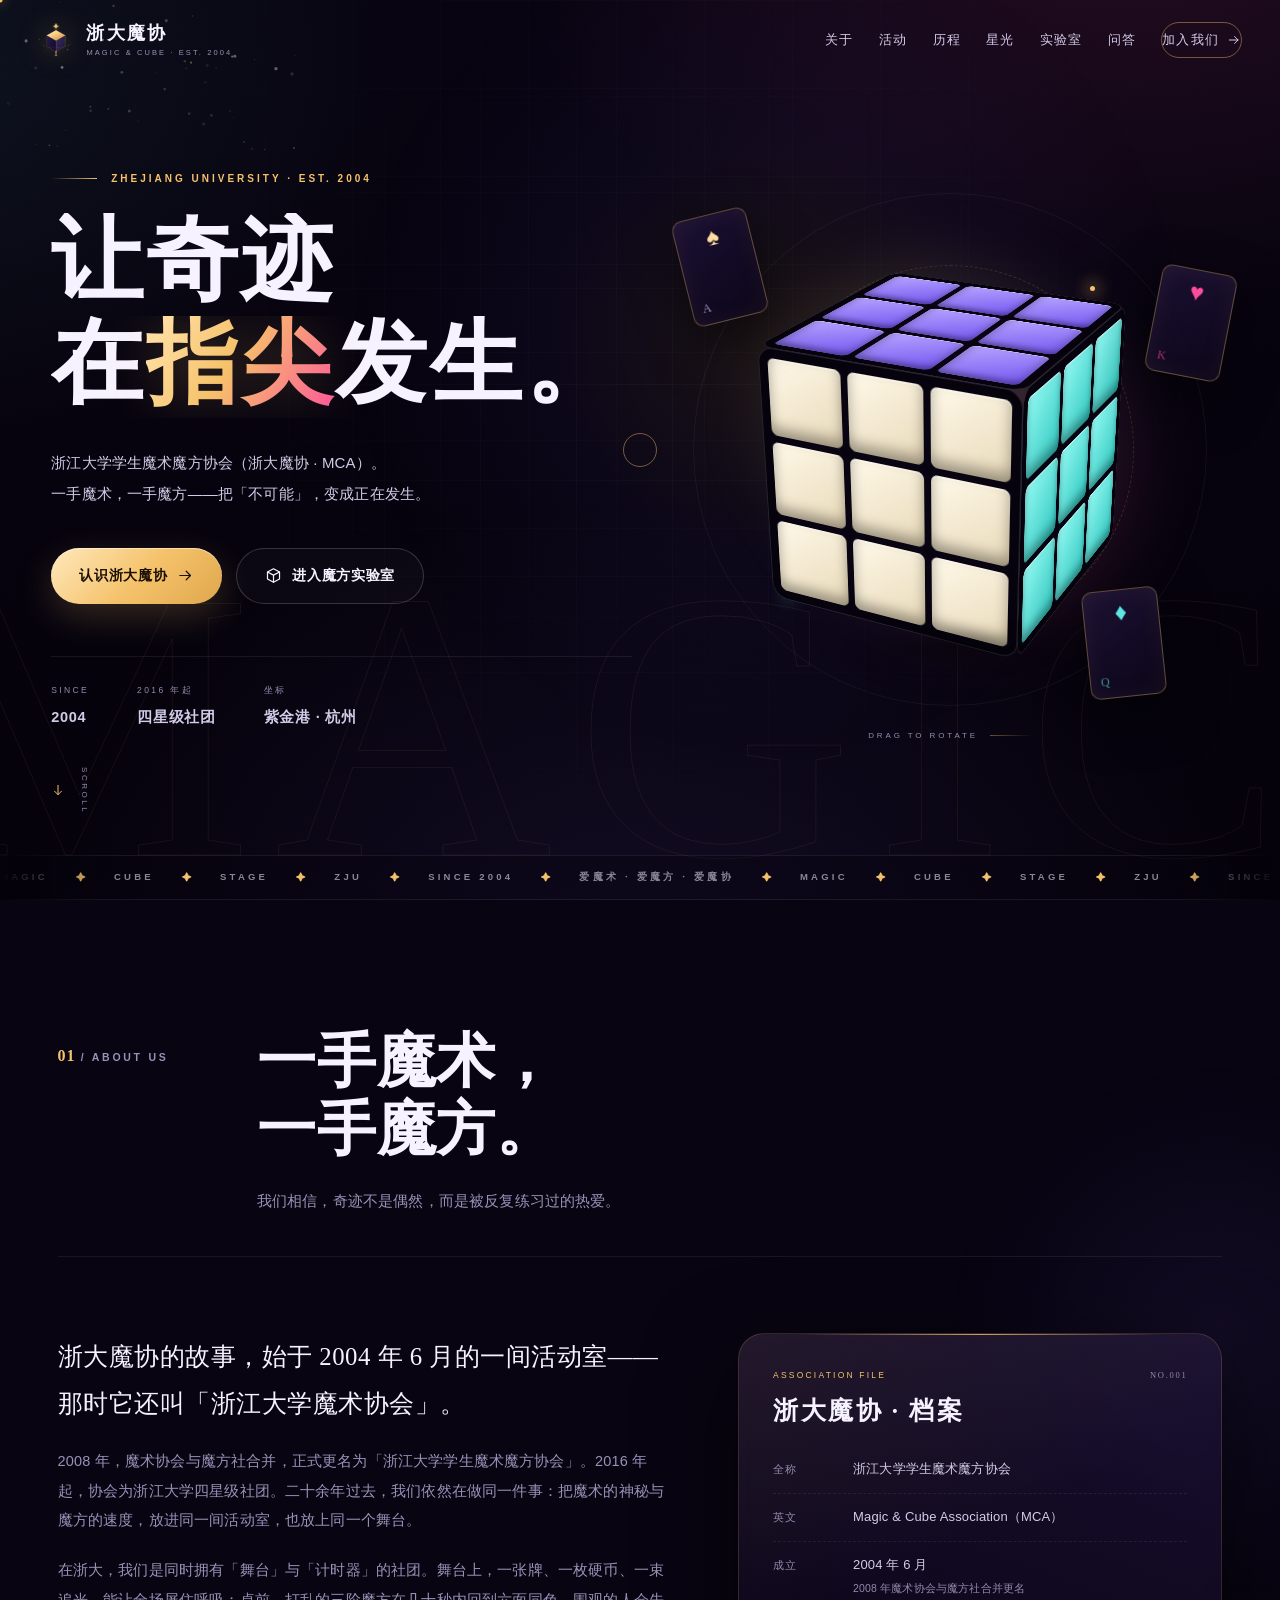
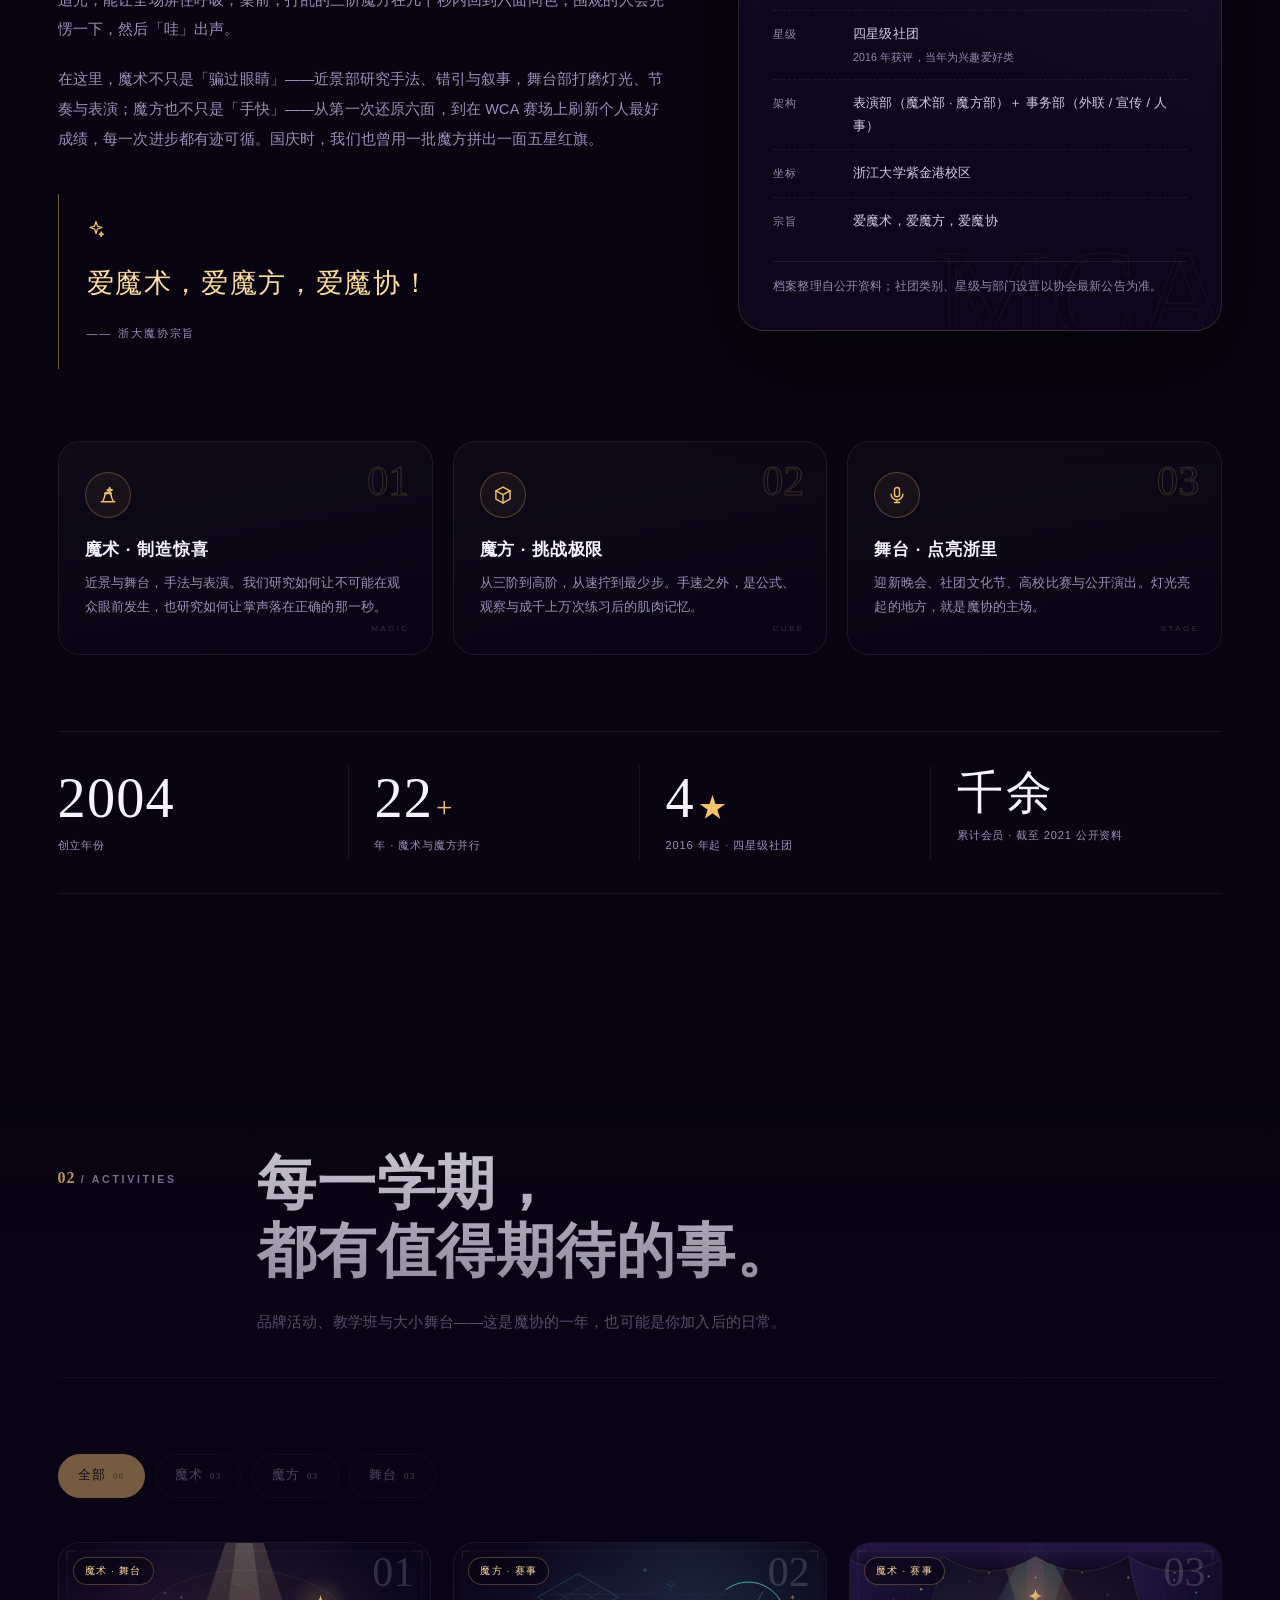
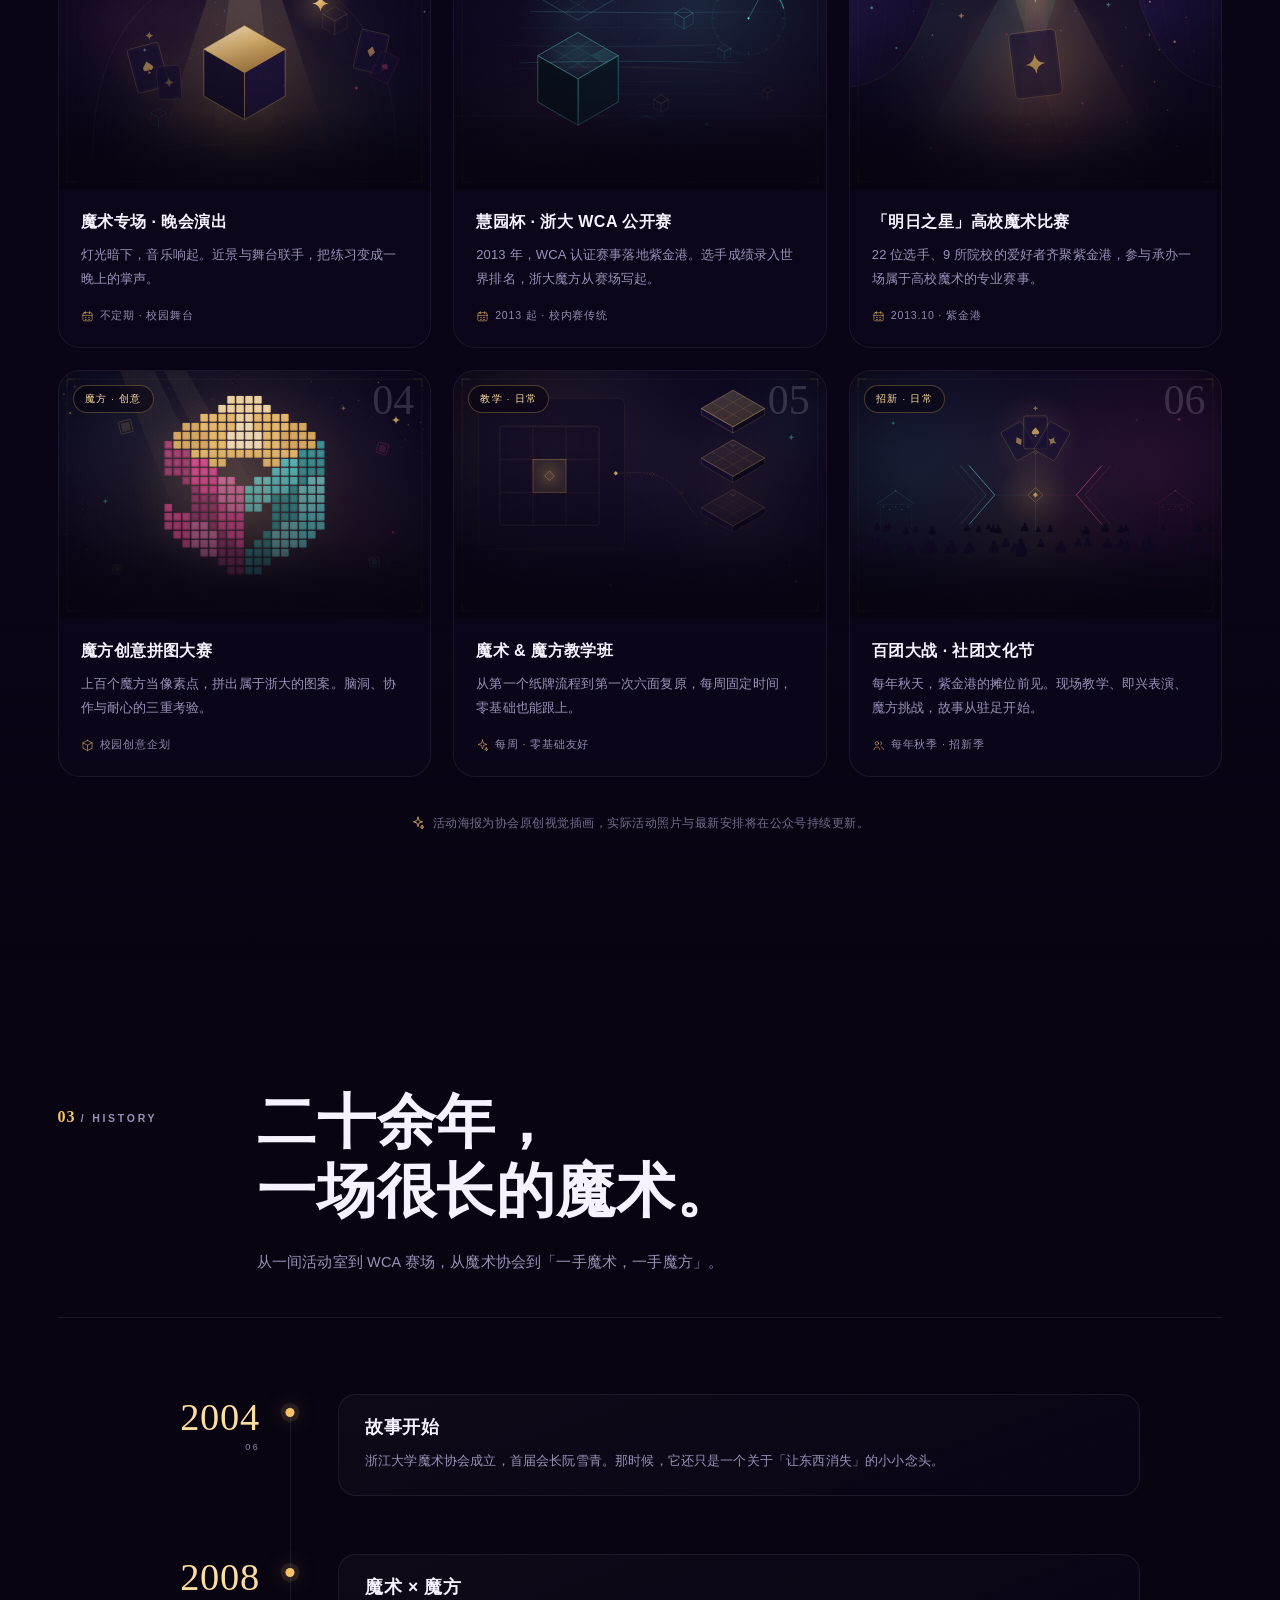
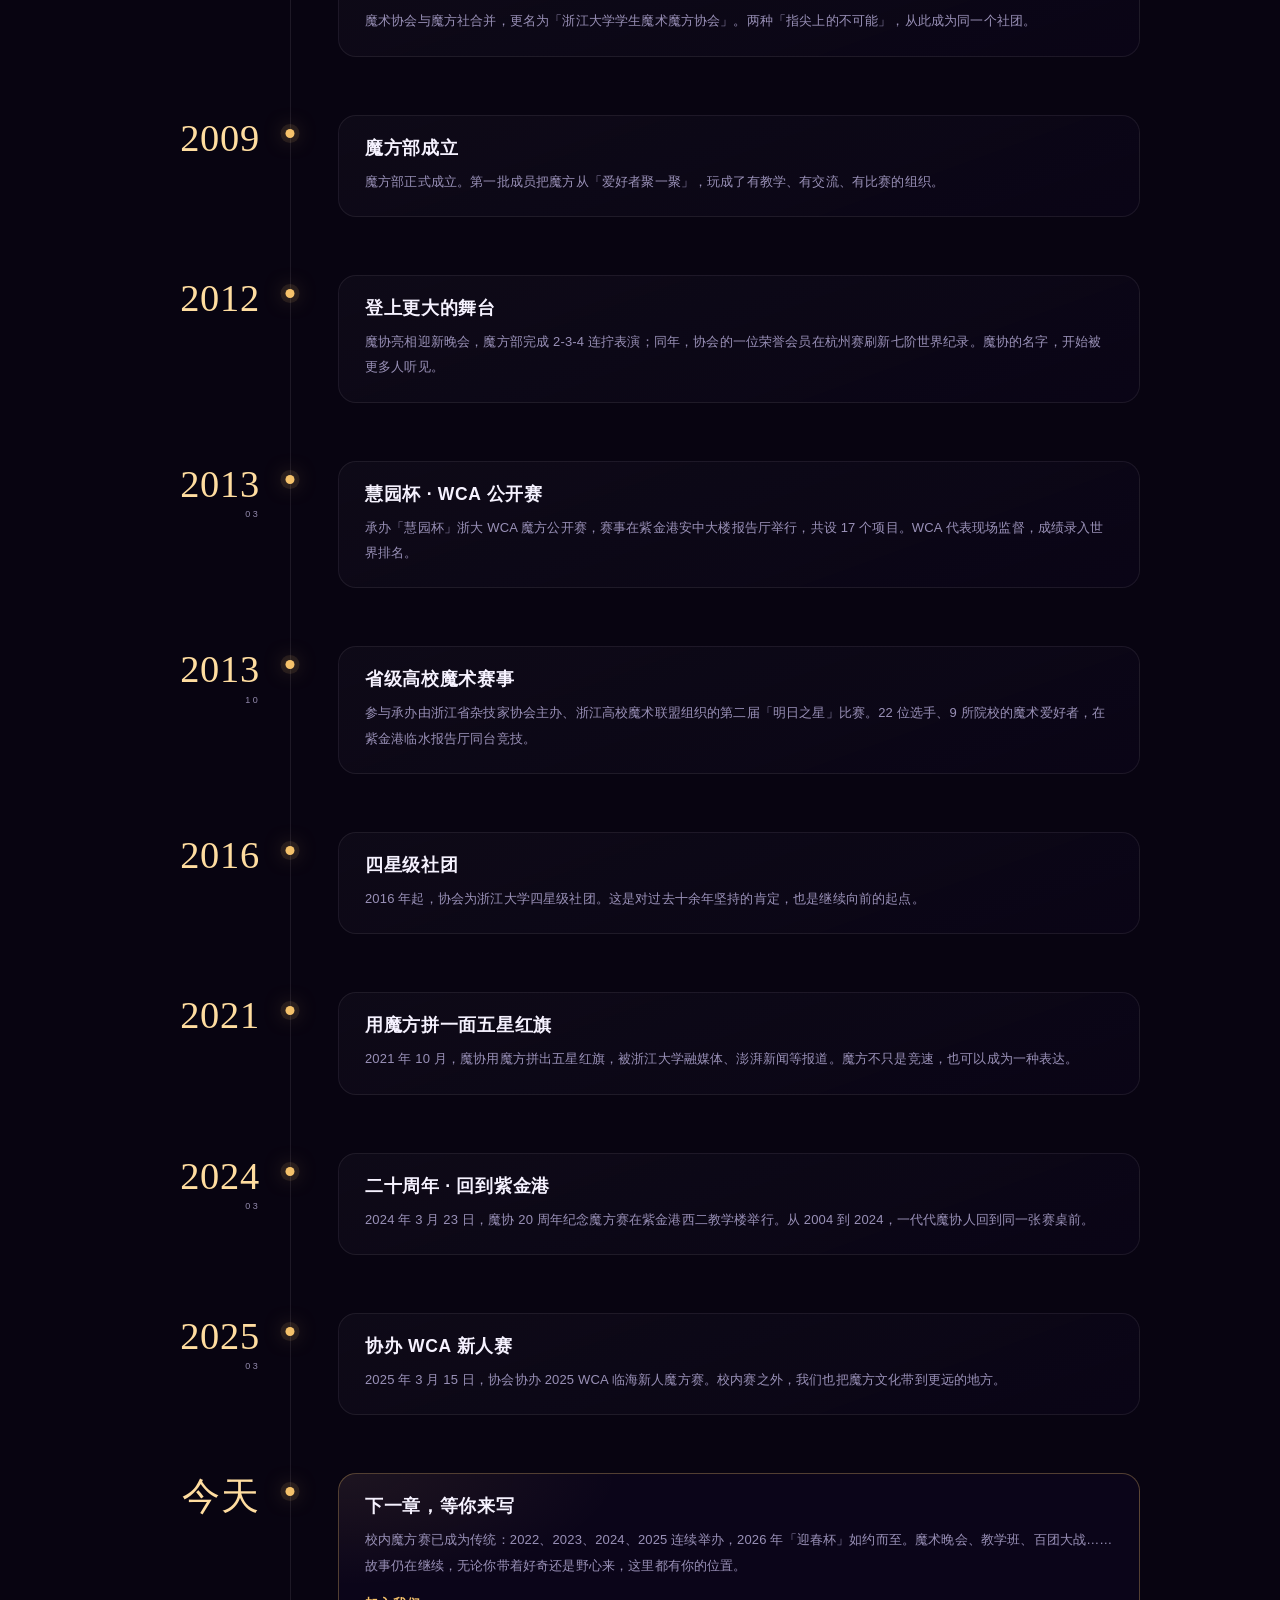
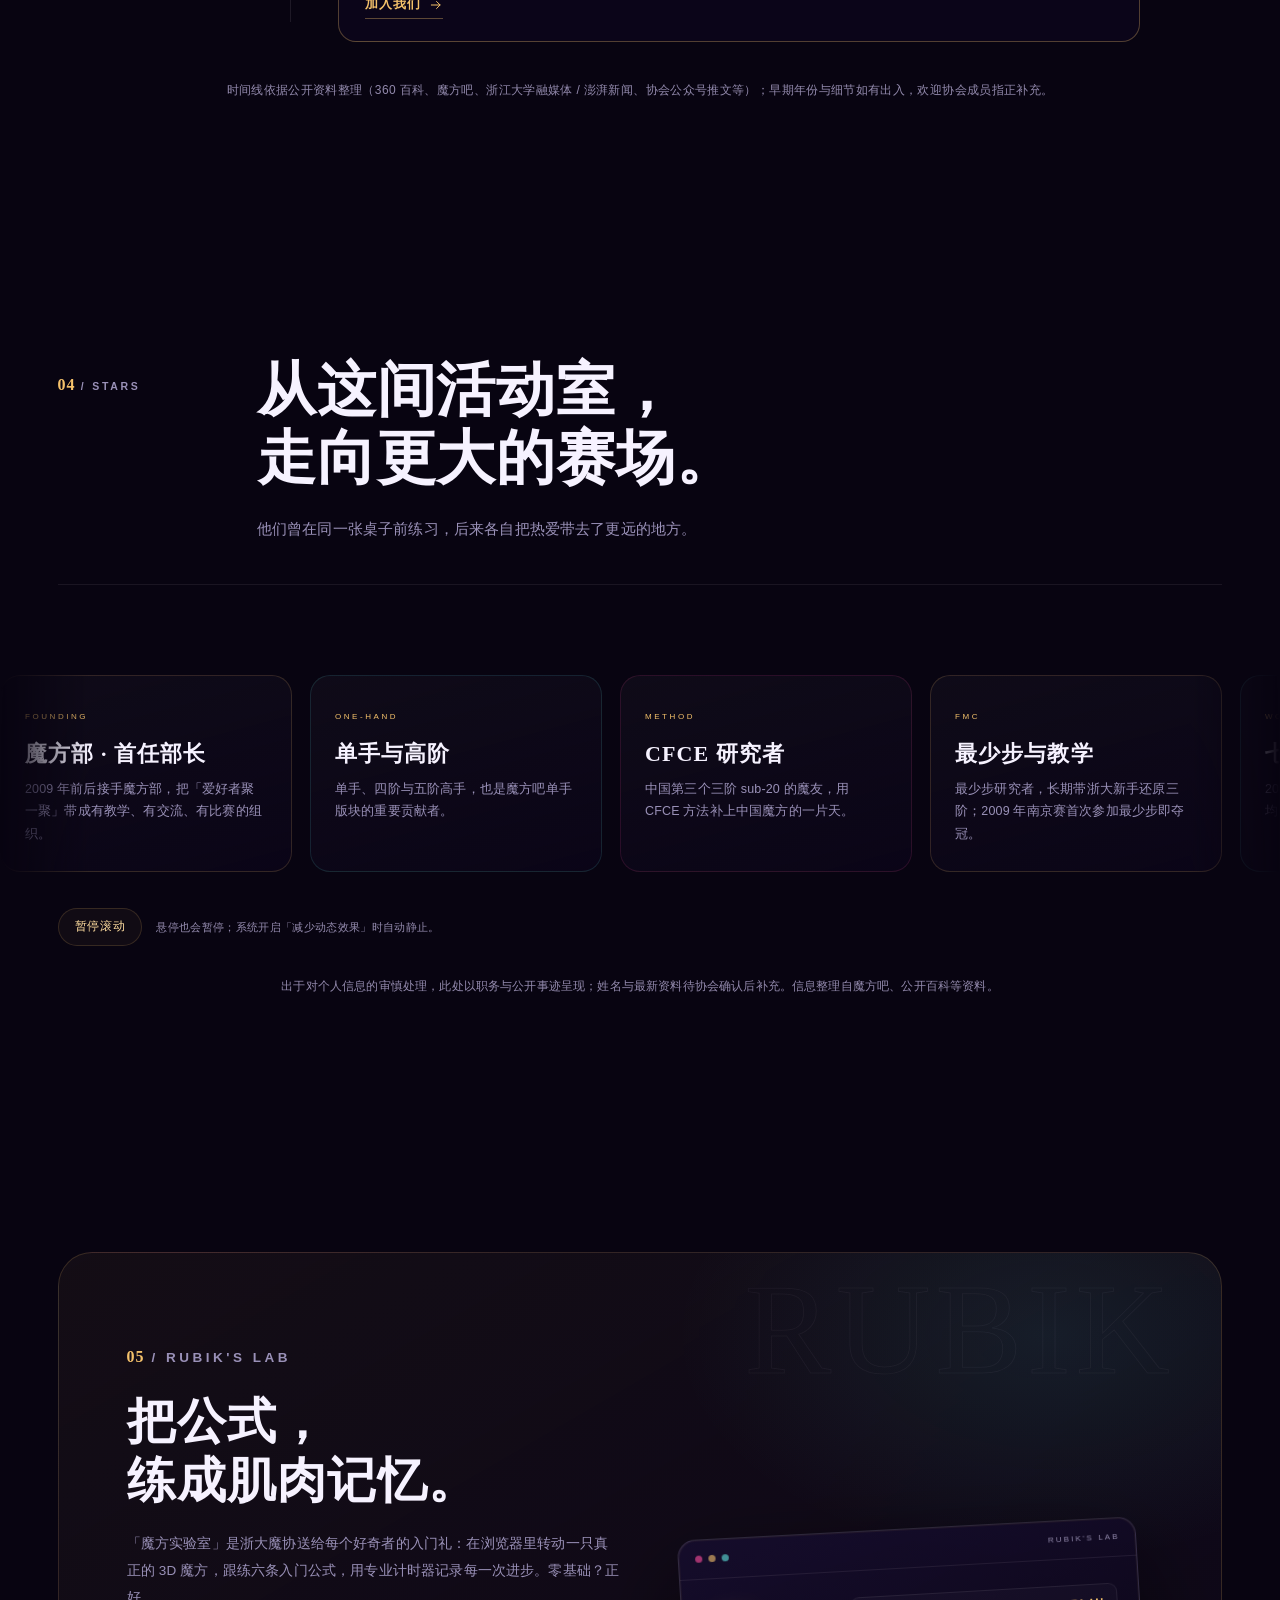
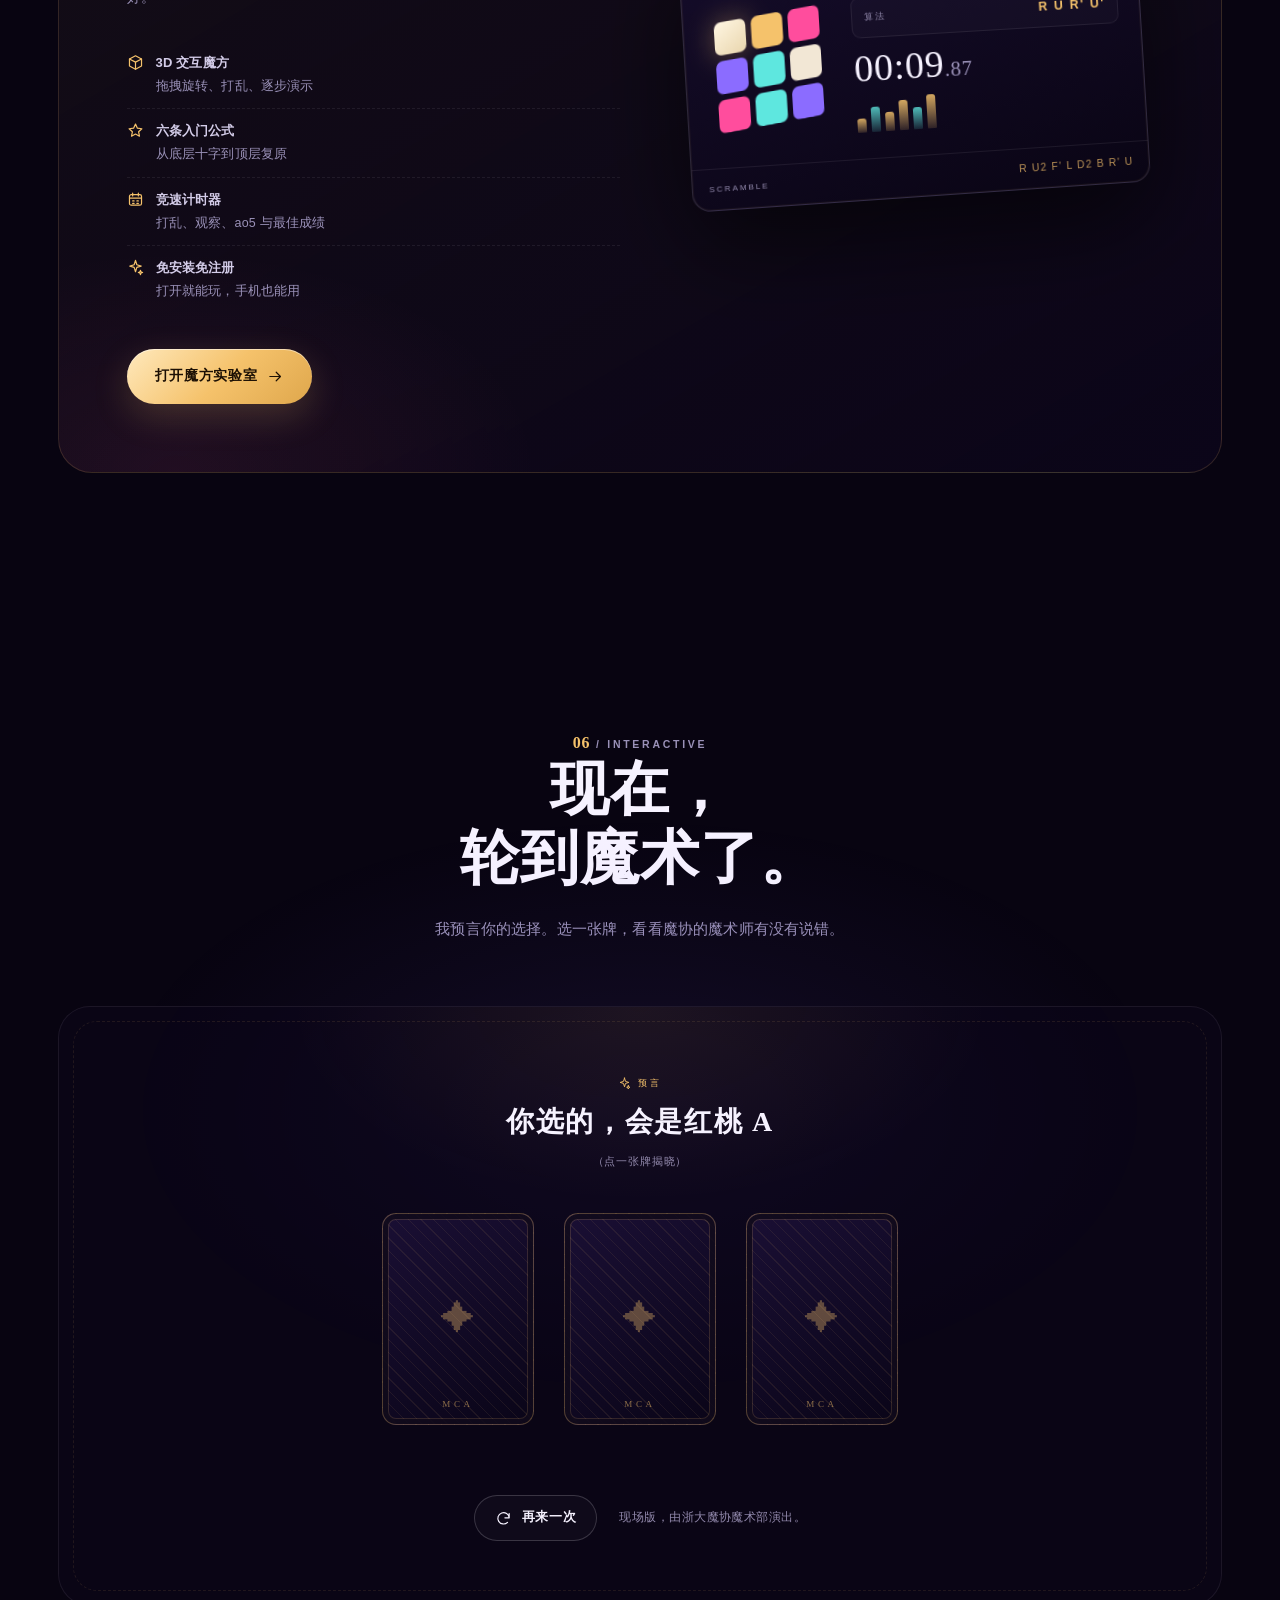
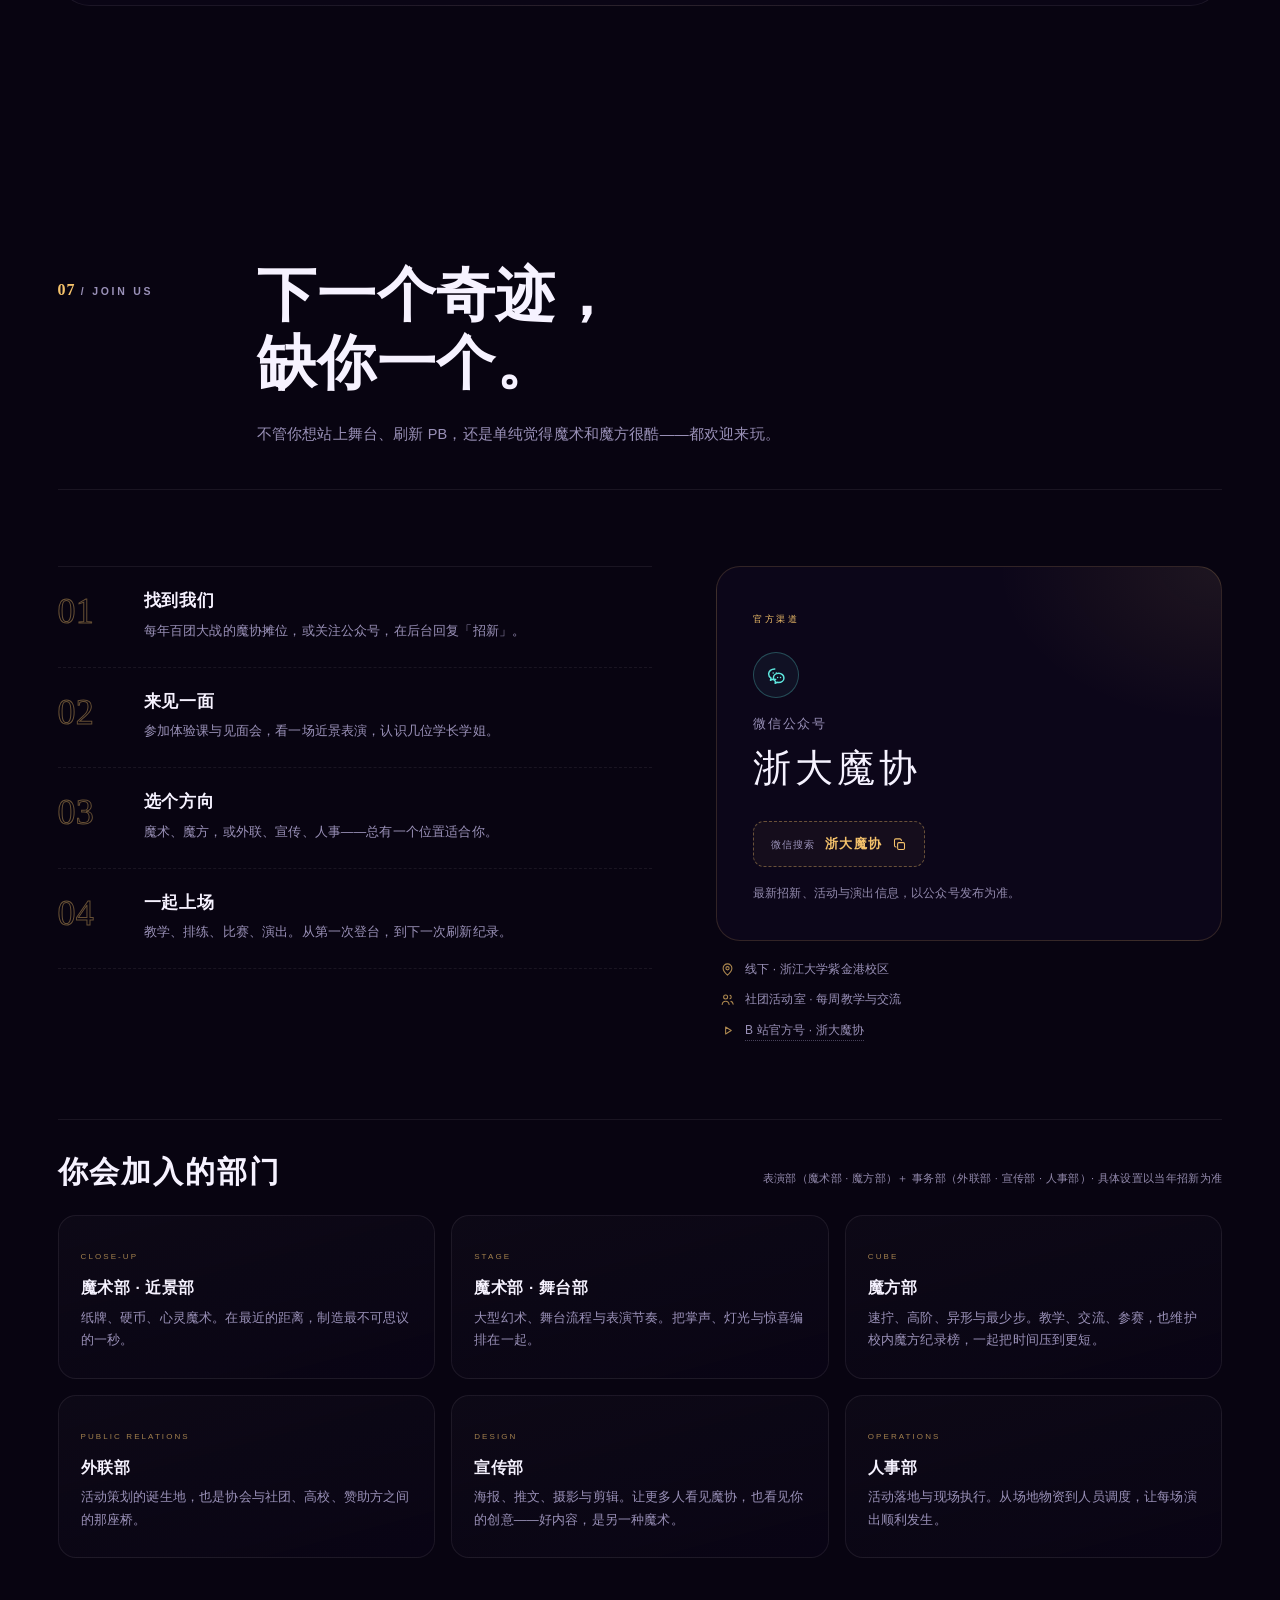
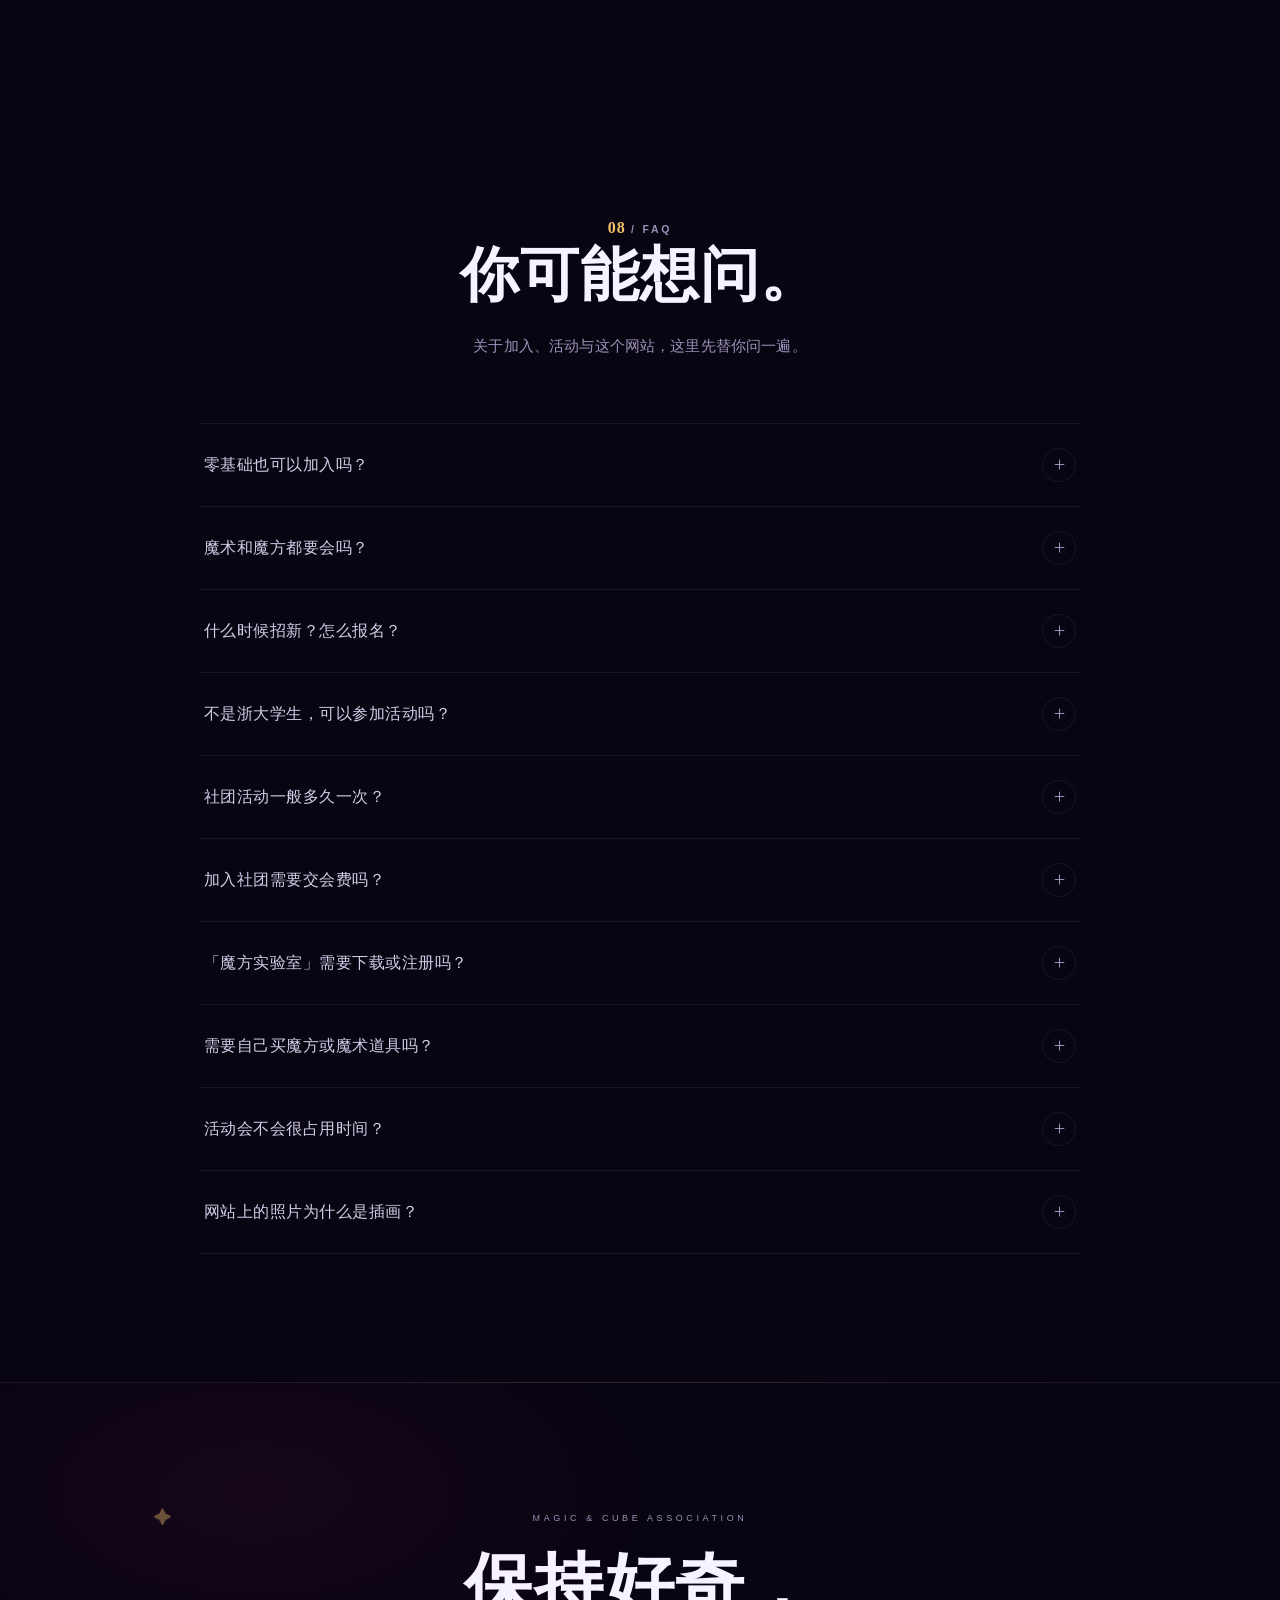
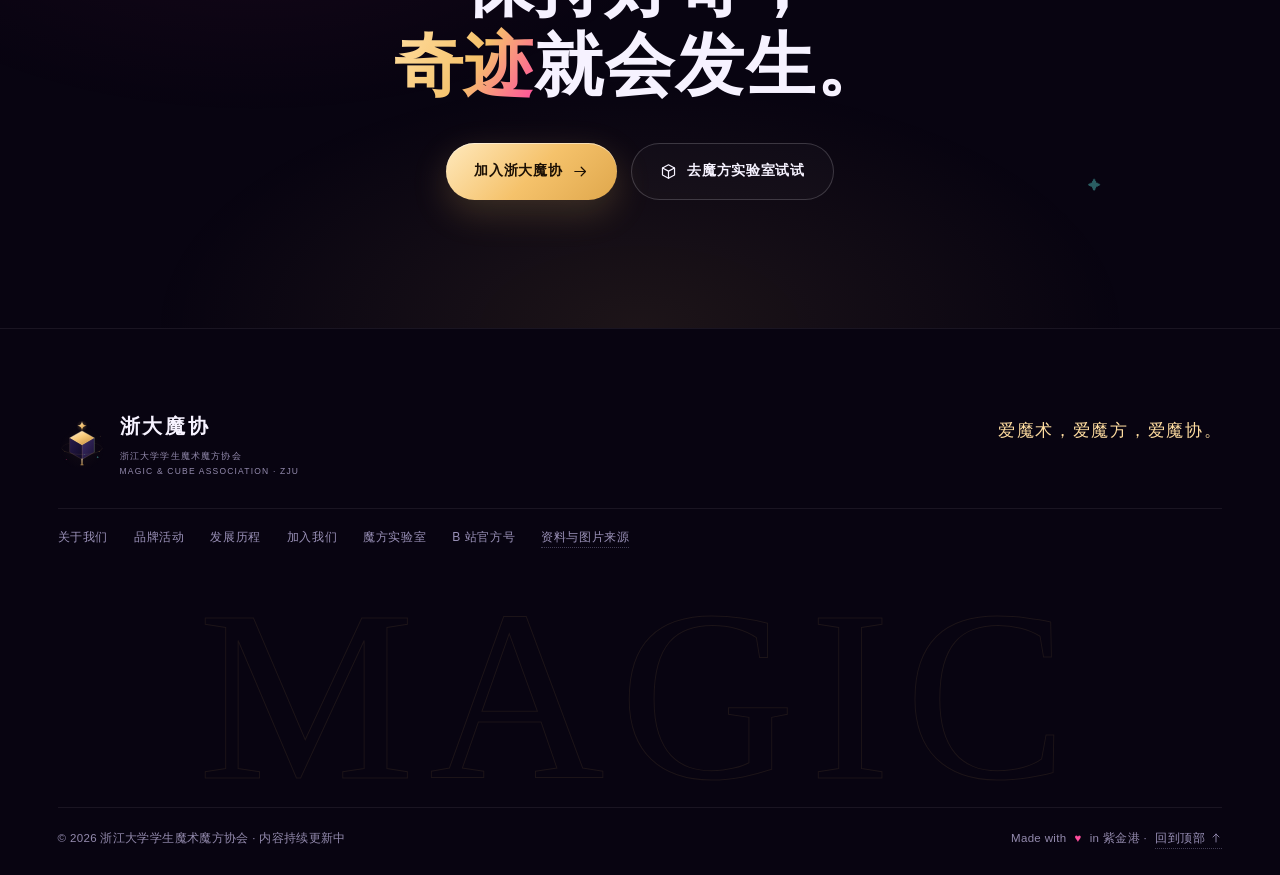
<file: index.html>
<!DOCTYPE html>
<html lang="zh-CN" class="no-js">
<head>
  <meta charset="UTF-8">
  <meta name="viewport" content="width=device-width, initial-scale=1.0">
  <title>浙江大学学生魔术魔方协会 | 浙大魔协 · Magic &amp; Cube Association</title>
  <meta name="description" content="浙江大学学生魔术魔方协会（浙大魔协，MCA）创立于 2004 年，2016 年起为浙江大学四星级社团。魔术教学班、魔方赛事、百团大战、魔方拼图——在浙里，让奇迹在指尖发生。">
  <meta name="theme-color" content="#0B0618">
  <meta name="color-scheme" content="dark">
  <link rel="canonical" href="https://snylh.github.io/zju-mca-website/">
  <meta property="og:type" content="website">
  <meta property="og:site_name" content="浙大魔协 · Magic &amp; Cube Association">
  <meta property="og:locale" content="zh_CN">
  <meta property="og:url" content="https://snylh.github.io/zju-mca-website/">
  <meta property="og:title" content="浙江大学学生魔术魔方协会 | 让奇迹在指尖发生">
  <meta property="og:description" content="一手魔术，一手魔方。创立于 2004 年，2016 年起为浙江大学四星级社团。">
  <meta property="og:image" content="https://snylh.github.io/zju-mca-website/assets/img/og-cover.png">
  <meta property="og:image:width" content="1200">
  <meta property="og:image:height" content="630">
  <meta property="og:image:alt" content="浙大魔协 · 让奇迹在指尖发生">
  <meta name="twitter:card" content="summary_large_image">
  <meta name="twitter:image" content="https://snylh.github.io/zju-mca-website/assets/img/og-cover.png">
  <meta name="twitter:title" content="浙江大学学生魔术魔方协会 | 让奇迹在指尖发生">
  <meta name="twitter:description" content="一手魔术，一手魔方。创立于 2004 年，2016 年起为浙江大学四星级社团。">
  <link rel="icon" type="image/svg+xml" href="assets/img/favicon.svg">
  <link rel="apple-touch-icon" href="assets/img/apple-touch-icon.png">
  <link rel="manifest" href="site.webmanifest">
  <noscript><style>.preloader{display:none!important}</style></noscript>
  <link rel="stylesheet" href="assets/css/main.css">
  <script>document.documentElement.classList.remove('no-js');document.documentElement.classList.add('js');</script>
  <script type="application/ld+json">
  {
    "@context": "https://schema.org",
    "@type": "Organization",
    "name": "浙江大学学生魔术魔方协会",
    "alternateName": ["浙大魔协", "MCA", "Magic & Cube Association"],
    "foundingDate": "2004-06",
    "description": "浙江大学学生魔术魔方协会创立于 2004 年，2016 年获评浙江大学四星级社团，致力于魔术与魔方文化的推广和普及；现行星级与类别以协会最新公告为准。",
    "url": "https://snylh.github.io/zju-mca-website/",
    "logo": "https://snylh.github.io/zju-mca-website/assets/img/logo-mark.svg",
    "award": "浙江大学四星级社团（2016 年起）",
    "location": {
      "@type": "Place",
      "name": "浙江大学紫金港校区",
      "address": {
        "@type": "PostalAddress",
        "addressLocality": "杭州市",
        "addressRegion": "浙江省",
        "addressCountry": "CN"
      }
    },
    "sameAs": [
      "https://space.bilibili.com/337231531"
    ]
  }
  </script>
</head>
<body>
  <div class="preloader" id="preloader" aria-hidden="true">
    <div class="preloader-inner">
      <div class="loader-cube"><span></span><span></span><span></span><span></span></div>
      <p class="loader-word">浙大魔协<span>MAGIC &amp; CUBE</span></p>
      <div class="loader-bar"><i></i></div>
    </div>
  </div>

  <a class="skip-link" href="#main">跳到主要内容</a>
  <div class="scroll-progress" id="scrollProgress" aria-hidden="true"></div>
  <div class="grain" aria-hidden="true"></div>
  <div class="cursor-dot" id="cursorDot" aria-hidden="true"></div>
  <div class="cursor-ring" id="cursorRing" aria-hidden="true"></div>

  <svg class="svg-sprite" xmlns="http://www.w3.org/2000/svg" aria-hidden="true">
    <symbol id="i-arrow-right" viewBox="0 0 24 24"><path d="M4 12h15M13 6l6 6-6 6"/></symbol>
    <symbol id="i-arrow-up" viewBox="0 0 24 24"><path d="M12 20V4M6 10l6-6 6 6"/></symbol>
    <symbol id="i-arrow-down" viewBox="0 0 24 24"><path d="M12 4v16M6 14l6 6 6-6"/></symbol>
    <symbol id="i-sparkle" viewBox="0 0 24 24"><path d="M12 2l1.9 6.1L20 10l-6.1 1.9L12 18l-1.9-6.1L4 10l6.1-1.9L12 2Z"/><path d="M19 16l.8 2.2L22 19l-2.2.8L19 22l-.8-2.2L16 19l2.2-.8L19 16Z"/></symbol>
    <symbol id="i-cube" viewBox="0 0 24 24"><path d="M12 2.5 20.5 7v10L12 21.5 3.5 17V7L12 2.5Z"/><path d="M3.5 7 12 11.5 20.5 7M12 11.5v10"/></symbol>
    <symbol id="i-cards" viewBox="0 0 24 24"><rect x="7.5" y="4" width="12" height="16" rx="2"/><path d="M16.5 20H6a2 2 0 0 1-2-2V7"/><path d="M13.5 8.5c1.4-1.4 3.6.2 2.4 1.7-.4.5-1.2 1-2.4 1.8-1.2-.8-2-1.3-2.4-1.8-1.2-1.5 1-3.1 2.4-1.7Z"/></symbol>
    <symbol id="i-hat" viewBox="0 0 24 24"><path d="M4 20h16M6 20c0-3 2-4 2-7 0-2 1.5-3 4-3s4 1 4 3c0 3 2 4 2 7"/><path d="M8 10c1.2-1 2.5-1.5 4-1.5s2.8.5 4 1.5"/><path d="m14 3 .8 2.2L17 6l-2.2.8L14 9l-.8-2.2L11 6l2.2-.8L14 3Z"/></symbol>
    <symbol id="i-star" viewBox="0 0 24 24"><path d="m12 3 2.7 5.7 6.3.8-4.6 4.3 1.2 6.2-5.6-3-5.6 3 1.2-6.2L3 9.5l6.3-.8L12 3Z"/></symbol>
    <symbol id="i-mic" viewBox="0 0 24 24"><rect x="9" y="3" width="6" height="11" rx="3"/><path d="M5 11a7 7 0 0 0 14 0M12 18v3M9 21h6"/></symbol>
    <symbol id="i-users" viewBox="0 0 24 24"><circle cx="9" cy="8" r="3.2"/><path d="M3.5 20c.4-3.4 2.7-5.2 5.5-5.2s5.1 1.8 5.5 5.2"/><path d="M16 5.2a3 3 0 0 1 0 5.6M17.5 15c2 .5 3.2 2.1 3.5 4.5"/></symbol>
    <symbol id="i-calendar" viewBox="0 0 24 24"><rect x="3.5" y="5" width="17" height="15" rx="2.5"/><path d="M8 3v4M16 3v4M3.5 10h17"/><path d="M8 14h2M14 14h2M8 17.5h2M14 17.5h2"/></symbol>
    <symbol id="i-play" viewBox="0 0 24 24"><path d="M9 6.5 18 12l-9 5.5v-11Z"/></symbol>
    <symbol id="i-plus" viewBox="0 0 24 24"><path d="M12 5v14M5 12h14"/></symbol>
    <symbol id="i-minus" viewBox="0 0 24 24"><path d="M5 12h14"/></symbol>
    <symbol id="i-menu" viewBox="0 0 24 24"><path d="M4 7h16M4 12h16M4 17h10"/></symbol>
    <symbol id="i-close" viewBox="0 0 24 24"><path d="m6 6 12 12M18 6 6 18"/></symbol>
    <symbol id="i-wechat" viewBox="0 0 24 24"><path d="M10 4.5c-4 0-7 2.6-7 5.9 0 1.9 1.1 3.6 2.8 4.7l-.7 2.4 2.7-1.3c.7.2 1.4.3 2.2.3.4 0 .7 0 1.1-.1"/><path d="M14.5 9.5c-3.3 0-6 2.3-6 5.2 0 1.7 1 3.2 2.5 4.2l-.6 2 2.5-1.1c.5.1 1 .2 1.6.2 3.3 0 6-2.3 6-5.2s-2.7-5.3-6-5.3Z"/><path d="M8.2 9.2h.01M11.8 9.2h.01M13.3 14.2h.01M16.6 14.2h.01"/></symbol>
    <symbol id="i-pin" viewBox="0 0 24 24"><path d="M12 21s7-6.1 7-11a7 7 0 1 0-14 0c0 4.9 7 11 7 11Z"/><circle cx="12" cy="10" r="2.6"/></symbol>
    <symbol id="i-chevron-down" viewBox="0 0 24 24"><path d="m6 9 6 6 6-6"/></symbol>
    <symbol id="i-refresh" viewBox="0 0 24 24"><path d="M20 11a8 8 0 1 0-2.3 6.4M20 5v6h-6"/></symbol>
    <symbol id="i-copy" viewBox="0 0 24 24"><rect x="9" y="9" width="11" height="11" rx="2"/><path d="M15 5.5A2.5 2.5 0 0 0 12.5 3H6a2 2 0 0 0-2 2v8.5A2.5 2.5 0 0 0 6.5 16"/></symbol>
    <symbol id="i-external" viewBox="0 0 24 24"><path d="M14 4h6v6M20 4l-9 9"/><path d="M18 13v5a2 2 0 0 1-2 2H6a2 2 0 0 1-2-2V8a2 2 0 0 1 2-2h5"/></symbol>
  </svg>

  <header class="site-header" id="siteHeader">
    <div class="header-inner">
      <a class="brand" href="#top" aria-label="浙大魔协 · 回到首页">
        <img class="brand-mark" src="assets/img/logo-mark.svg" alt="" width="36" height="36">
        <span class="brand-text"><strong>浙大魔协</strong><small>MAGIC &amp; CUBE · EST. 2004</small></span>
      </a>
      <nav class="site-nav" id="siteNav" aria-label="主导航">
        <a href="#about">关于</a>
        <a href="#activities">活动</a>
        <a href="#history">历程</a>
        <a href="#stars">星光</a>
        <a href="#lab">实验室</a>
        <a href="#faq">问答</a>
        <a class="nav-join" href="#join"><span>加入我们</span><svg class="icon" aria-hidden="true"><use href="#i-arrow-right"/></svg></a>
      </nav>
      <button class="nav-toggle" id="navToggle" type="button" aria-expanded="false" aria-controls="siteNav" aria-label="打开菜单">
        <span></span><span></span><span></span>
      </button>
    </div>
  </header>

  <main id="main">
    <!-- ============ HERO ============ -->
    <section class="hero" id="top" aria-labelledby="heroTitle">
      <canvas class="hero-stars" id="starfield" aria-hidden="true"></canvas>
      <div class="hero-spot" id="heroSpot" aria-hidden="true"></div>
      <div class="hero-grid" aria-hidden="true"></div>
      <div class="hero-ghost" aria-hidden="true">MAGIC</div>

      <div class="hero-inner">
        <div class="hero-copy">
          <p class="eyebrow"><span class="eyebrow-line"></span>ZHEJIANG UNIVERSITY · EST. 2004</p>
          <h1 id="heroTitle" class="hero-title">
            <span class="line"><span>让奇迹</span></span>
            <span class="line"><span>在<em>指尖</em>发生。</span></span>
          </h1>
          <p class="hero-sub">浙江大学学生魔术魔方协会（浙大魔协 · MCA）。<br>一手魔术，一手魔方——把「不可能」，变成正在发生。</p>
          <div class="hero-actions">
            <a class="btn btn-gold" href="#about"><span>认识浙大魔协</span><svg class="icon" aria-hidden="true"><use href="#i-arrow-right"/></svg></a>
            <a class="btn btn-ghost" href="lab/index.html"><svg class="icon" aria-hidden="true"><use href="#i-cube"/></svg><span>进入魔方实验室</span></a>
          </div>
          <dl class="hero-meta">
            <div><dt>SINCE</dt><dd>2004</dd></div>
            <div><dt>2016 年起</dt><dd>四星级社团</dd></div>
            <div><dt>坐标</dt><dd>紫金港 · 杭州</dd></div>
          </dl>
        </div>

        <div class="hero-stage" id="heroStage" aria-hidden="true">
          <div class="stage-halo"></div>
          <div class="stage-ring ring-1"></div>
          <div class="stage-ring ring-2"></div>
          <div class="cube-scene" id="cubeScene">
            <div class="hero-cube" id="heroCube"></div>
            <div class="cube-shadow"></div>
          </div>
          <div class="float-card card-spade"><span class="suit">♠</span><small>A</small></div>
          <div class="float-card card-heart"><span class="suit">♥</span><small>K</small></div>
          <div class="float-card card-diamond"><span class="suit">♦</span><small>Q</small></div>
          <div class="float-spark spark-1"></div>
          <div class="float-spark spark-2"></div>
          <p class="stage-caption">DRAG TO ROTATE <span></span></p>
        </div>
      </div>

      <div class="hero-ticker" aria-hidden="true">
        <div class="ticker-track">
          <span>MAGIC</span><i>✦</i><span>CUBE</span><i>✦</i><span>STAGE</span><i>✦</i><span>ZJU</span><i>✦</i><span>SINCE 2004</span><i>✦</i><span>爱魔术 · 爱魔方 · 爱魔协</span><i>✦</i>
          <span>MAGIC</span><i>✦</i><span>CUBE</span><i>✦</i><span>STAGE</span><i>✦</i><span>ZJU</span><i>✦</i><span>SINCE 2004</span><i>✦</i><span>爱魔术 · 爱魔方 · 爱魔协</span><i>✦</i>
        </div>
      </div>
      <a class="scroll-cue" href="#about" aria-label="向下滚动"><span>SCROLL</span><svg class="icon" aria-hidden="true"><use href="#i-arrow-down"/></svg></a>
    </section>

    <!-- ============ ABOUT ============ -->
    <section class="section section-about" id="about" aria-labelledby="aboutTitle">
      <div class="container">
        <div class="section-head reveal">
          <p class="section-index"><span>01</span> / ABOUT US</p>
          <div class="section-heading">
            <h2 id="aboutTitle">一手魔术，<br>一手魔方。</h2>
            <p class="section-lead">我们相信，奇迹不是偶然，而是被反复练习过的热爱。</p>
          </div>
        </div>

        <div class="about-grid">
          <div class="about-story reveal">
            <p class="about-big">浙大魔协的故事，始于 2004 年 6 月的一间活动室——那时它还叫「浙江大学魔术协会」。</p>
            <p>2008 年，魔术协会与魔方社合并，正式更名为「浙江大学学生魔术魔方协会」。2016 年起，协会为浙江大学四星级社团。二十余年过去，我们依然在做同一件事：把魔术的神秘与魔方的速度，放进同一间活动室，也放上同一个舞台。</p>
            <p>在浙大，我们是同时拥有「舞台」与「计时器」的社团。舞台上，一张牌、一枚硬币、一束追光，能让全场屏住呼吸；桌前，打乱的三阶魔方在几十秒内回到六面同色，围观的人会先愣一下，然后「哇」出声。</p>
            <p>在这里，魔术不只是「骗过眼睛」——近景部研究手法、错引与叙事，舞台部打磨灯光、节奏与表演；魔方也不只是「手快」——从第一次还原六面，到在 WCA 赛场上刷新个人最好成绩，每一次进步都有迹可循。国庆时，我们也曾用一批魔方拼出一面五星红旗。</p>
            <blockquote class="about-quote">
              <svg class="icon quote-icon" aria-hidden="true"><use href="#i-sparkle"/></svg>
              <p>爱魔术，爱魔方，爱魔协！</p>
              <cite>—— 浙大魔协宗旨</cite>
            </blockquote>
          </div>

          <aside class="fact-sheet reveal" aria-label="协会档案">
            <div class="fact-head">
              <span class="fact-badge">ASSOCIATION FILE</span>
              <span class="fact-no">NO.001</span>
            </div>
            <h3>浙大魔协 · 档案</h3>
            <dl class="fact-list">
              <div><dt>全称</dt><dd>浙江大学学生魔术魔方协会</dd></div>
              <div><dt>英文</dt><dd>Magic &amp; Cube Association（MCA）</dd></div>
              <div><dt>成立</dt><dd>2004 年 6 月<span>2008 年魔术协会与魔方社合并更名</span></dd></div>
              <div><dt>星级</dt><dd>四星级社团<span>2016 年获评，当年为兴趣爱好类</span></dd></div>
              <div><dt>架构</dt><dd>表演部（魔术部 · 魔方部）＋ 事务部（外联 / 宣传 / 人事）</dd></div>
              <div><dt>坐标</dt><dd>浙江大学紫金港校区</dd></div>
              <div><dt>宗旨</dt><dd>爱魔术，爱魔方，爱魔协</dd></div>
            </dl>
            <p class="fact-note">档案整理自公开资料；社团类别、星级与部门设置以协会最新公告为准。</p>
          </aside>
        </div>

        <div class="pillars">
          <article class="pillar reveal">
            <span class="pillar-no">01</span>
            <div class="pillar-icon"><svg class="icon" aria-hidden="true"><use href="#i-hat"/></svg></div>
            <h3>魔术 · 制造惊喜</h3>
            <p>近景与舞台，手法与表演。我们研究如何让不可能在观众眼前发生，也研究如何让掌声落在正确的那一秒。</p>
            <span class="pillar-en">MAGIC</span>
          </article>
          <article class="pillar reveal">
            <span class="pillar-no">02</span>
            <div class="pillar-icon"><svg class="icon" aria-hidden="true"><use href="#i-cube"/></svg></div>
            <h3>魔方 · 挑战极限</h3>
            <p>从三阶到高阶，从速拧到最少步。手速之外，是公式、观察与成千上万次练习后的肌肉记忆。</p>
            <span class="pillar-en">CUBE</span>
          </article>
          <article class="pillar reveal">
            <span class="pillar-no">03</span>
            <div class="pillar-icon"><svg class="icon" aria-hidden="true"><use href="#i-mic"/></svg></div>
            <h3>舞台 · 点亮浙里</h3>
            <p>迎新晚会、社团文化节、高校比赛与公开演出。灯光亮起的地方，就是魔协的主场。</p>
            <span class="pillar-en">STAGE</span>
          </article>
        </div>

        <div class="stats reveal" aria-label="协会数据">
          <div class="stat"><span class="stat-num" data-count="2004">2004</span><span class="stat-label">创立年份</span></div>
          <div class="stat"><span class="stat-num"><span data-count="22">22</span><i>+</i></span><span class="stat-label">年 · 魔术与魔方并行</span></div>
          <div class="stat"><span class="stat-num"><span data-count="4">4</span><i>★</i></span><span class="stat-label">2016 年起 · 四星级社团</span></div>
          <div class="stat"><span class="stat-num stat-word">千余</span><span class="stat-label">累计会员 · 截至 2021 公开资料</span></div>
        </div>
      </div>
    </section>

    <!-- ============ ACTIVITIES ============ -->
    <section class="section section-activities" id="activities" aria-labelledby="activitiesTitle">
      <div class="container">
        <div class="section-head reveal">
          <p class="section-index"><span>02</span> / ACTIVITIES</p>
          <div class="section-heading">
            <h2 id="activitiesTitle">每一学期，<br>都有值得期待的事。</h2>
            <p class="section-lead">品牌活动、教学班与大小舞台——这是魔协的一年，也可能是你加入后的日常。</p>
          </div>
        </div>

        <div class="filter-bar reveal" role="group" aria-label="按活动类型筛选">
          <button class="filter-btn is-active" type="button" data-filter="all" aria-pressed="true">全部<span>06</span></button>
          <button class="filter-btn" type="button" data-filter="magic" aria-pressed="false">魔术<span>03</span></button>
          <button class="filter-btn" type="button" data-filter="cube" aria-pressed="false">魔方<span>03</span></button>
          <button class="filter-btn" type="button" data-filter="stage" aria-pressed="false">舞台<span>03</span></button>
        </div>

        <div class="event-grid" id="eventGrid">
          <article class="event-card reveal" data-cat="magic stage" data-tag="魔术 · 舞台" data-title="魔术专场 · 晚会演出" data-img="assets/img/poster-stage.svg" data-points="魔术部会把练习搬上舞台：近景、舞台、互动与即兴，一整晚的惊喜。||从迎新晚会到社团文化节，魔术部成员会出现在校园的各个舞台上；专场则是属于魔协自己的主场。||灯光、音乐、节奏与错引——你会看到一场「排练过的奇迹」。" data-desc="灯光暗下，音乐响起。魔术部把练习搬上舞台，近景、舞台、互动与即兴在同一晚发生。这是属于魔协的魔术主场。">
            <button class="event-media" type="button" aria-label="查看活动详情：魔术专场">
              <img src="assets/img/poster-stage.svg" alt="魔术专场活动海报" width="1200" height="800" loading="eager" decoding="async">
              <span class="event-tag">魔术 · 舞台</span>
              <span class="event-no">01</span>
              <span class="event-hover">查看详情 <svg class="icon" aria-hidden="true"><use href="#i-arrow-right"/></svg></span>
            </button>
            <div class="event-body">
              <h3>魔术专场 · 晚会演出</h3>
              <p>灯光暗下，音乐响起。近景与舞台联手，把练习变成一晚上的掌声。</p>
              <span class="event-meta"><svg class="icon" aria-hidden="true"><use href="#i-calendar"/></svg>不定期 · 校园舞台</span>
            </div>
          </article>

          <article class="event-card reveal" data-cat="cube" data-tag="魔方 · 赛事" data-title="慧园杯 · 浙大 WCA 魔方公开赛" data-img="assets/img/poster-cube-open.svg" data-points="2013 年 3 月 23 日，赛事在浙江大学紫金港校区安中大楼会议报告厅举行。||这是经世界魔方协会（WCA）认证的正式比赛，WCA 代表现场监督，成绩录入世界排名。||比赛从未停下：2022、2023、2024、2025 年校内魔方赛连续举办；2024 年 3 月 23 日，20 周年纪念魔方赛在紫金港西二教学楼举行；2025 年 3 月，协会协办 2025 WCA 临海新人魔方赛。" data-desc="2013 年，我们把 WCA 认证赛事带进紫金港。此后校内魔方赛成为传统：2024 年 20 周年纪念赛、2025 年 WCA 临海新人赛协办，赛场一直在延续。">
            <button class="event-media" type="button" aria-label="查看活动详情：慧园杯浙大 WCA 魔方公开赛">
              <img src="assets/img/poster-cube-open.svg" alt="魔方公开赛活动海报" width="1200" height="800" loading="eager" decoding="async">
              <span class="event-tag">魔方 · 赛事</span>
              <span class="event-no">02</span>
              <span class="event-hover">查看详情 <svg class="icon" aria-hidden="true"><use href="#i-arrow-right"/></svg></span>
            </button>
            <div class="event-body">
              <h3>慧园杯 · 浙大 WCA 公开赛</h3>
              <p>2013 年，WCA 认证赛事落地紫金港。选手成绩录入世界排名，浙大魔方从赛场写起。</p>
              <span class="event-meta"><svg class="icon" aria-hidden="true"><use href="#i-calendar"/></svg>2013 起 · 校内赛传统</span>
            </div>
          </article>

          <article class="event-card reveal" data-cat="magic stage" data-tag="魔术 · 赛事" data-title="「明日之星」浙江省高校魔术比赛" data-img="assets/img/poster-festival.svg" data-points="2013 年 10 月 13 日，第二届「明日之星」高校魔术比赛在紫金港临水报告厅举行：浙江省杂技家协会主办、浙江高校魔术联盟组织，浙大魔协参与承办（据公开资料）。||22 位选手、9 所院校的魔术爱好者同台竞技，是那年秋天杭州高校魔术圈的一场盛会。||同一年，协会魔术部成员在该项赛事中荣获铜奖。" data-desc="2013 年 10 月，22 位选手、9 所院校的魔术爱好者齐聚紫金港临水报告厅。浙大魔协参与承办这场省级高校魔术赛事，让热爱魔术的人站上专业舞台。">
            <button class="event-media" type="button" aria-label="查看活动详情：明日之星浙江省高校魔术比赛">
              <img src="assets/img/poster-festival.svg" alt="高校魔术比赛活动海报" width="1200" height="800" loading="lazy" decoding="async">
              <span class="event-tag">魔术 · 赛事</span>
              <span class="event-no">03</span>
              <span class="event-hover">查看详情 <svg class="icon" aria-hidden="true"><use href="#i-arrow-right"/></svg></span>
            </button>
            <div class="event-body">
              <h3>「明日之星」高校魔术比赛</h3>
              <p>22 位选手、9 所院校的爱好者齐聚紫金港，参与承办一场属于高校魔术的专业赛事。</p>
              <span class="event-meta"><svg class="icon" aria-hidden="true"><use href="#i-calendar"/></svg>2013.10 · 紫金港</span>
            </div>
          </article>

          <article class="event-card reveal" data-cat="cube" data-tag="魔方 · 创意" data-title="魔方创意拼图大赛" data-img="assets/img/poster-mosaic.svg" data-points="把每一个魔方块当作像素点，用上百个魔方拼出一幅属于浙大的图案。||它考验想象力，也考验团队协作与耐心——工程量远比想象中浩大。||2021 年 10 月，魔协用魔方拼出五星红旗，被浙江大学融媒体、澎湃新闻等报道；创意拼图从校园活动，变成了被看见的作品。" data-desc="把上百个魔方当作像素点，拼出属于浙大的图案。2021 年，我们用魔方拼出五星红旗，让这份创意被更多人看见。">
            <button class="event-media" type="button" aria-label="查看活动详情：魔方创意拼图大赛">
              <img src="assets/img/poster-mosaic.svg" alt="魔方创意拼图大赛活动海报" width="1200" height="800" loading="lazy" decoding="async">
              <span class="event-tag">魔方 · 创意</span>
              <span class="event-no">04</span>
              <span class="event-hover">查看详情 <svg class="icon" aria-hidden="true"><use href="#i-arrow-right"/></svg></span>
            </button>
            <div class="event-body">
              <h3>魔方创意拼图大赛</h3>
              <p>上百个魔方当像素点，拼出属于浙大的图案。脑洞、协作与耐心的三重考验。</p>
              <span class="event-meta"><svg class="icon" aria-hidden="true"><use href="#i-cube"/></svg>校园创意企划</span>
            </div>
          </article>

          <article class="event-card reveal" data-cat="magic cube" data-tag="教学 · 日常" data-title="魔术 &amp; 魔方教学班" data-img="assets/img/poster-class.svg" data-points="魔术教学班：从第一张纸牌、第一个硬币消失开始，手法、错引、流程一步步拆解。||魔方教学班：从底层十字到六面还原，学长学姐手把手带你完成第一次复原。||每周固定时间活动，零基础友好；教学之外还有交流会、内部比赛与舞台机会。" data-desc="从「零基础」开始：魔术教学班教你第一个纸牌流程，魔方教学班带你还原第一个六面。每周固定时间，手把手。">
            <button class="event-media" type="button" aria-label="查看活动详情：魔术与魔方教学班">
              <img src="assets/img/poster-class.svg" alt="魔术魔方教学班活动海报" width="1200" height="800" loading="lazy" decoding="async">
              <span class="event-tag">教学 · 日常</span>
              <span class="event-no">05</span>
              <span class="event-hover">查看详情 <svg class="icon" aria-hidden="true"><use href="#i-arrow-right"/></svg></span>
            </button>
            <div class="event-body">
              <h3>魔术 &amp; 魔方教学班</h3>
              <p>从第一个纸牌流程到第一次六面复原，每周固定时间，零基础也能跟上。</p>
              <span class="event-meta"><svg class="icon" aria-hidden="true"><use href="#i-sparkle"/></svg>每周 · 零基础友好</span>
            </div>
          </article>

          <article class="event-card reveal" data-cat="stage" data-tag="招新 · 日常" data-title="百团大战 · 社团文化节" data-img="assets/img/poster-league.svg" data-points="每年秋天，紫金港的社团摊位里一定有魔协：现场教学、即兴表演、魔方挑战。||百团大战是认识魔协的第一站，也是许多魔协人故事开始的地方。||关注协会公众号，获取当年招新时间、摊位位置与报名方式。" data-desc="每年秋天，我们在紫金港的摊位前等你：现场教学、即兴表演、魔方挑战。也许你与魔协的故事，就从一次驻足开始。">
            <button class="event-media" type="button" aria-label="查看活动详情：百团大战与社团文化节">
              <img src="assets/img/poster-league.svg" alt="百团大战社团文化节活动海报" width="1200" height="800" loading="lazy" decoding="async">
              <span class="event-tag">招新 · 日常</span>
              <span class="event-no">06</span>
              <span class="event-hover">查看详情 <svg class="icon" aria-hidden="true"><use href="#i-arrow-right"/></svg></span>
            </button>
            <div class="event-body">
              <h3>百团大战 · 社团文化节</h3>
              <p>每年秋天，紫金港的摊位前见。现场教学、即兴表演、魔方挑战，故事从驻足开始。</p>
              <span class="event-meta"><svg class="icon" aria-hidden="true"><use href="#i-users"/></svg>每年秋季 · 招新季</span>
            </div>
          </article>
        </div>

        <div class="event-note reveal">
          <p><svg class="icon" aria-hidden="true"><use href="#i-sparkle"/></svg>活动海报为协会原创视觉插画，实际活动照片与最新安排将在公众号持续更新。</p>
        </div>
      </div>
    </section>

    <!-- ============ HISTORY ============ -->
    <section class="section section-history" id="history" aria-labelledby="historyTitle">
      <div class="container">
        <div class="section-head reveal">
          <p class="section-index"><span>03</span> / HISTORY</p>
          <div class="section-heading">
            <h2 id="historyTitle">二十余年，<br>一场很长的魔术。</h2>
            <p class="section-lead">从一间活动室到 WCA 赛场，从魔术协会到「一手魔术，一手魔方」。</p>
          </div>
        </div>

        <div class="timeline" id="timeline">
          <div class="timeline-line" aria-hidden="true"><i id="timelineFill"></i></div>
          <ol class="timeline-list">
            <li class="timeline-item reveal">
              <div class="timeline-year">2004<span>06</span></div>
              <div class="timeline-dot" aria-hidden="true"></div>
              <div class="timeline-card">
                <h3>故事开始</h3>
                <p>浙江大学魔术协会成立，首届会长阮雪青。那时候，它还只是一个关于「让东西消失」的小小念头。</p>
              </div>
            </li>
            <li class="timeline-item reveal">
              <div class="timeline-year">2008</div>
              <div class="timeline-dot" aria-hidden="true"></div>
              <div class="timeline-card">
                <h3>魔术 × 魔方</h3>
                <p>魔术协会与魔方社合并，更名为「浙江大学学生魔术魔方协会」。两种「指尖上的不可能」，从此成为同一个社团。</p>
              </div>
            </li>
            <li class="timeline-item reveal">
              <div class="timeline-year">2009</div>
              <div class="timeline-dot" aria-hidden="true"></div>
              <div class="timeline-card">
                <h3>魔方部成立</h3>
                <p>魔方部正式成立。第一批成员把魔方从「爱好者聚一聚」，玩成了有教学、有交流、有比赛的组织。</p>
              </div>
            </li>
            <li class="timeline-item reveal">
              <div class="timeline-year">2012</div>
              <div class="timeline-dot" aria-hidden="true"></div>
              <div class="timeline-card">
                <h3>登上更大的舞台</h3>
                <p>魔协亮相迎新晚会，魔方部完成 2-3-4 连拧表演；同年，协会的一位荣誉会员在杭州赛刷新七阶世界纪录。魔协的名字，开始被更多人听见。</p>
              </div>
            </li>
            <li class="timeline-item reveal">
              <div class="timeline-year">2013<span>03</span></div>
              <div class="timeline-dot" aria-hidden="true"></div>
              <div class="timeline-card">
                <h3>慧园杯 · WCA 公开赛</h3>
                <p>承办「慧园杯」浙大 WCA 魔方公开赛，赛事在紫金港安中大楼报告厅举行，共设 17 个项目。WCA 代表现场监督，成绩录入世界排名。</p>
              </div>
            </li>
            <li class="timeline-item reveal">
              <div class="timeline-year">2013<span>10</span></div>
              <div class="timeline-dot" aria-hidden="true"></div>
              <div class="timeline-card">
                <h3>省级高校魔术赛事</h3>
                <p>参与承办由浙江省杂技家协会主办、浙江高校魔术联盟组织的第二届「明日之星」比赛。22 位选手、9 所院校的魔术爱好者，在紫金港临水报告厅同台竞技。</p>
              </div>
            </li>
            <li class="timeline-item reveal">
              <div class="timeline-year">2016</div>
              <div class="timeline-dot" aria-hidden="true"></div>
              <div class="timeline-card">
                <h3>四星级社团</h3>
                <p>2016 年起，协会为浙江大学四星级社团。这是对过去十余年坚持的肯定，也是继续向前的起点。</p>
              </div>
            </li>
            <li class="timeline-item reveal">
              <div class="timeline-year">2021</div>
              <div class="timeline-dot" aria-hidden="true"></div>
              <div class="timeline-card">
                <h3>用魔方拼一面五星红旗</h3>
                <p>2021 年 10 月，魔协用魔方拼出五星红旗，被浙江大学融媒体、澎湃新闻等报道。魔方不只是竞速，也可以成为一种表达。</p>
              </div>
            </li>
            <li class="timeline-item reveal">
              <div class="timeline-year">2024<span>03</span></div>
              <div class="timeline-dot" aria-hidden="true"></div>
              <div class="timeline-card">
                <h3>二十周年 · 回到紫金港</h3>
                <p>2024 年 3 月 23 日，魔协 20 周年纪念魔方赛在紫金港西二教学楼举行。从 2004 到 2024，一代代魔协人回到同一张赛桌前。</p>
              </div>
            </li>
            <li class="timeline-item reveal">
              <div class="timeline-year">2025<span>03</span></div>
              <div class="timeline-dot" aria-hidden="true"></div>
              <div class="timeline-card">
                <h3>协办 WCA 新人赛</h3>
                <p>2025 年 3 月 15 日，协会协办 2025 WCA 临海新人魔方赛。校内赛之外，我们也把魔方文化带到更远的地方。</p>
              </div>
            </li>
            <li class="timeline-item reveal">
              <div class="timeline-year">今天</div>
              <div class="timeline-dot" aria-hidden="true"></div>
              <div class="timeline-card">
                <h3>下一章，等你来写</h3>
                <p>校内魔方赛已成为传统：2022、2023、2024、2025 连续举办，2026 年「迎春杯」如约而至。魔术晚会、教学班、百团大战……故事仍在继续，无论你带着好奇还是野心来，这里都有你的位置。</p>
                <a class="text-link" href="#join">加入我们 <svg class="icon" aria-hidden="true"><use href="#i-arrow-right"/></svg></a>
              </div>
            </li>
          </ol>
        </div>
        <p class="timeline-source reveal">时间线依据公开资料整理（360 百科、魔方吧、浙江大学融媒体 / 澎湃新闻、协会公众号推文等）；早期年份与细节如有出入，欢迎协会成员指正补充。</p>
      </div>
    </section>

    <!-- ============ STARS ============ -->
    <section class="section section-stars" id="stars" aria-labelledby="starsTitle">
      <div class="container">
        <div class="section-head reveal">
          <p class="section-index"><span>04</span> / STARS</p>
          <div class="section-heading">
            <h2 id="starsTitle">从这间活动室，<br>走向更大的赛场。</h2>
            <p class="section-lead">他们曾在同一张桌子前练习，后来各自把热爱带去了更远的地方。</p>
          </div>
        </div>
      </div>

      <div class="stars-marquee reveal" id="starsMarquee" aria-label="魔协前辈故事">
        <div class="stars-track">
          <div class="star-card"><span class="star-label">FOUNDING</span><h3>魔方部 · 首任部长</h3><p>2009 年前后接手魔方部，把「爱好者聚一聚」带成有教学、有交流、有比赛的组织。</p></div>
          <div class="star-card"><span class="star-label">ONE-HAND</span><h3>单手与高阶</h3><p>单手、四阶与五阶高手，也是魔方吧单手版块的重要贡献者。</p></div>
          <div class="star-card"><span class="star-label">METHOD</span><h3>CFCE 研究者</h3><p>中国第三个三阶 sub-20 的魔友，用 CFCE 方法补上中国魔方的一片天。</p></div>
          <div class="star-card"><span class="star-label">FMC</span><h3>最少步与教学</h3><p>最少步研究者，长期带浙大新手还原三阶；2009 年南京赛首次参加最少步即夺冠。</p></div>
          <div class="star-card"><span class="star-label">WORLD RECORD</span><h3>七阶世界纪录</h3><p>2012 杭州公开赛，七阶单次 2:41.63、平均 2:56.85 刷新世界纪录。</p></div>
          <div class="star-card"><span class="star-label">RELAY</span><h3>2-3-4 连拧</h3><p>2012 年迎新晚会上，代表魔方部完成 2-3-4 连拧表演。</p></div>
          <div class="star-card"><span class="star-label">ORGANIZER</span><h3>2013 WCA 主办人</h3><p>数学系、最少步爱好者，也是 2013 浙大 WCA 公开赛主办人之一。</p></div>
          <div class="star-card"><span class="star-label">RELAY</span><h3>高校魔方接力赛</h3><p>2012 年高校魔方接力赛成员，代表浙大站上跨校赛场。</p></div>
          <div class="star-card" aria-hidden="true"><span class="star-label">FOUNDING</span><h3>魔方部 · 首任部长</h3><p>2009 年前后接手魔方部，把「爱好者聚一聚」带成有教学、有交流、有比赛的组织。</p></div>
          <div class="star-card" aria-hidden="true"><span class="star-label">ONE-HAND</span><h3>单手与高阶</h3><p>单手、四阶与五阶高手，也是魔方吧单手版块的重要贡献者。</p></div>
          <div class="star-card" aria-hidden="true"><span class="star-label">METHOD</span><h3>CFCE 研究者</h3><p>中国第三个三阶 sub-20 的魔友，用 CFCE 方法补上中国魔方的一片天。</p></div>
          <div class="star-card" aria-hidden="true"><span class="star-label">FMC</span><h3>最少步与教学</h3><p>最少步研究者，长期带浙大新手还原三阶；2009 年南京赛首次参加最少步即夺冠。</p></div>
          <div class="star-card" aria-hidden="true"><span class="star-label">WORLD RECORD</span><h3>七阶世界纪录</h3><p>2012 杭州公开赛，七阶单次 2:41.63、平均 2:56.85 刷新世界纪录。</p></div>
          <div class="star-card" aria-hidden="true"><span class="star-label">RELAY</span><h3>2-3-4 连拧</h3><p>2012 年迎新晚会上，代表魔方部完成 2-3-4 连拧表演。</p></div>
          <div class="star-card" aria-hidden="true"><span class="star-label">ORGANIZER</span><h3>2013 WCA 主办人</h3><p>数学系、最少步爱好者，也是 2013 浙大 WCA 公开赛主办人之一。</p></div>
          <div class="star-card" aria-hidden="true"><span class="star-label">RELAY</span><h3>高校魔方接力赛</h3><p>2012 年高校魔方接力赛成员，代表浙大站上跨校赛场。</p></div>
        </div>
      </div>
      <div class="container">
        <div class="marquee-controls reveal">
          <button type="button" class="marquee-toggle" id="starsToggle" aria-pressed="false">暂停滚动</button>
          <span>悬停也会暂停；系统开启「减少动态效果」时自动静止。</span>
        </div>
        <p class="stars-source reveal">出于对个人信息的审慎处理，此处以职务与公开事迹呈现；姓名与最新资料待协会确认后补充。信息整理自魔方吧、公开百科等资料。</p>
      </div>
    </section>

    <!-- ============ LAB ============ -->
    <section class="section section-lab" id="lab" aria-labelledby="labTitle">
      <div class="container">
        <div class="lab-panel reveal">
          <div class="lab-copy">
            <p class="section-index"><span>05</span> / RUBIK'S LAB</p>
            <h2 id="labTitle">把公式，<br>练成肌肉记忆。</h2>
            <p>「魔方实验室」是浙大魔协送给每个好奇者的入门礼：在浏览器里转动一只真正的 3D 魔方，跟练六条入门公式，用专业计时器记录每一次进步。零基础？正好。</p>
            <ul class="lab-features">
              <li><svg class="icon" aria-hidden="true"><use href="#i-cube"/></svg><span><strong>3D 交互魔方</strong>拖拽旋转、打乱、逐步演示</span></li>
              <li><svg class="icon" aria-hidden="true"><use href="#i-star"/></svg><span><strong>六条入门公式</strong>从底层十字到顶层复原</span></li>
              <li><svg class="icon" aria-hidden="true"><use href="#i-calendar"/></svg><span><strong>竞速计时器</strong>打乱、观察、ao5 与最佳成绩</span></li>
              <li><svg class="icon" aria-hidden="true"><use href="#i-sparkle"/></svg><span><strong>免安装免注册</strong>打开就能玩，手机也能用</span></li>
            </ul>
            <a class="btn btn-gold" href="lab/index.html"><span>打开魔方实验室</span><svg class="icon" aria-hidden="true"><use href="#i-arrow-right"/></svg></a>
          </div>
          <div class="lab-visual" aria-hidden="true">
            <div class="lab-window">
              <div class="lab-window-top"><i></i><i></i><i></i><span>RUBIK'S LAB</span></div>
              <div class="lab-window-body">
                <div class="mini-cube">
                  <span class="mc-face"></span>
                </div>
                <div class="lab-ui">
                  <div class="lab-chip"><span>算法</span><strong>R U R' U'</strong></div>
                  <div class="lab-timer"><span>00:09</span><i>.87</i></div>
                  <div class="lab-bars"><i style="--h:40%"></i><i style="--h:72%"></i><i style="--h:55%"></i><i style="--h:88%"></i><i style="--h:64%"></i><i style="--h:100%"></i></div>
                </div>
              </div>
              <div class="lab-window-foot"><span>SCRAMBLE</span><code>R U2 F' L D2 B R' U</code></div>
            </div>
          </div>
        </div>
      </div>
    </section>

    <!-- ============ MAGIC THEATER ============ -->
    <section class="section section-theater" id="theater" aria-labelledby="theaterTitle">
      <div class="container">
        <div class="section-head section-head-center reveal">
          <p class="section-index"><span>06</span> / INTERACTIVE</p>
          <div class="section-heading">
            <h2 id="theaterTitle">现在，<br>轮到魔术了。</h2>
            <p class="section-lead">我预言你的选择。选一张牌，看看魔协的魔术师有没有说错。</p>
          </div>
        </div>

        <div class="trick reveal" id="trick">
          <div class="prediction" id="prediction">
            <span class="prediction-label"><svg class="icon" aria-hidden="true"><use href="#i-sparkle"/></svg>预言</span>
            <strong id="predictionText">你选的，会是红桃 A</strong>
            <span class="prediction-tip">（点一张牌揭晓）</span>
          </div>
          <div class="trick-cards" role="group" aria-label="选择一张牌">
            <button class="trick-card" type="button" data-card="0" aria-label="选择左边的牌">
              <span class="trick-inner">
                <span class="trick-face trick-back"><span class="trick-mono">MCA</span></span>
                <span class="trick-face trick-front"><span class="suit">♥</span><span class="rank">A</span></span>
              </span>
            </button>
            <button class="trick-card" type="button" data-card="1" aria-label="选择中间的牌">
              <span class="trick-inner">
                <span class="trick-face trick-back"><span class="trick-mono">MCA</span></span>
                <span class="trick-face trick-front"><span class="suit">♥</span><span class="rank">A</span></span>
              </span>
            </button>
            <button class="trick-card" type="button" data-card="2" aria-label="选择右边的牌">
              <span class="trick-inner">
                <span class="trick-face trick-back"><span class="trick-mono">MCA</span></span>
                <span class="trick-face trick-front"><span class="suit">♥</span><span class="rank">A</span></span>
              </span>
            </button>
          </div>
          <div class="trick-result" id="trickResult" role="status" aria-live="polite"></div>
          <div class="trick-actions">
            <button class="btn btn-ghost btn-sm" type="button" id="trickReset"><svg class="icon" aria-hidden="true"><use href="#i-refresh"/></svg><span>再来一次</span></button>
            <p class="trick-note">现场版，由浙大魔协魔术部演出。</p>
          </div>
        </div>
      </div>
    </section>

    <!-- ============ JOIN ============ -->
    <section class="section section-join" id="join" aria-labelledby="joinTitle">
      <div class="container">
        <div class="section-head reveal">
          <p class="section-index"><span>07</span> / JOIN US</p>
          <div class="section-heading">
            <h2 id="joinTitle">下一个奇迹，<br>缺你一个。</h2>
            <p class="section-lead">不管你想站上舞台、刷新 PB，还是单纯觉得魔术和魔方很酷——都欢迎来玩。</p>
          </div>
        </div>

        <div class="join-grid">
          <div class="join-steps reveal">
            <ol>
              <li>
                <span class="step-no">01</span>
                <div><h3>找到我们</h3><p>每年百团大战的魔协摊位，或关注公众号，在后台回复「招新」。</p></div>
              </li>
              <li>
                <span class="step-no">02</span>
                <div><h3>来见一面</h3><p>参加体验课与见面会，看一场近景表演，认识几位学长学姐。</p></div>
              </li>
              <li>
                <span class="step-no">03</span>
                <div><h3>选个方向</h3><p>魔术、魔方，或外联、宣传、人事——总有一个位置适合你。</p></div>
              </li>
              <li>
                <span class="step-no">04</span>
                <div><h3>一起上场</h3><p>教学、排练、比赛、演出。从第一次登台，到下一次刷新纪录。</p></div>
              </li>
            </ol>
          </div>

          <aside class="join-contact reveal">
            <div class="contact-card">
              <span class="contact-badge">官方渠道</span>
              <div class="contact-icon"><svg class="icon" aria-hidden="true"><use href="#i-wechat"/></svg></div>
              <h3>微信公众号</h3>
              <p class="contact-name">浙大魔协</p>
              <button class="copy-chip" type="button" id="copyWechat" data-copy="浙大魔协">
                <span>微信搜索</span><strong>浙大魔协</strong><svg class="icon" aria-hidden="true"><use href="#i-copy"/></svg>
              </button>
              <p class="contact-tip">最新招新、活动与演出信息，以公众号发布为准。</p>
            </div>
            <div class="contact-meta">
              <div><svg class="icon" aria-hidden="true"><use href="#i-pin"/></svg><span>线下 · 浙江大学紫金港校区</span></div>
              <div><svg class="icon" aria-hidden="true"><use href="#i-users"/></svg><span>社团活动室 · 每周教学与交流</span></div>
              <div><svg class="icon" aria-hidden="true"><use href="#i-play"/></svg><a class="contact-link" href="https://space.bilibili.com/337231531" target="_blank" rel="noopener noreferrer">B 站官方号 · 浙大魔协</a></div>
            </div>
          </aside>
        </div>

        <div class="departments">
          <div class="departments-head reveal">
            <h3>你会加入的部门</h3>
            <p>表演部（魔术部 · 魔方部）＋ 事务部（外联部 · 宣传部 · 人事部）· 具体设置以当年招新为准</p>
          </div>
          <div class="department-grid">
            <article class="department reveal">
              <span class="dept-en">CLOSE-UP</span>
              <h4>魔术部 · 近景部</h4>
              <p>纸牌、硬币、心灵魔术。在最近的距离，制造最不可思议的一秒。</p>
            </article>
            <article class="department reveal">
              <span class="dept-en">STAGE</span>
              <h4>魔术部 · 舞台部</h4>
              <p>大型幻术、舞台流程与表演节奏。把掌声、灯光与惊喜编排在一起。</p>
            </article>
            <article class="department reveal">
              <span class="dept-en">CUBE</span>
              <h4>魔方部</h4>
              <p>速拧、高阶、异形与最少步。教学、交流、参赛，也维护校内魔方纪录榜，一起把时间压到更短。</p>
            </article>
            <article class="department reveal">
              <span class="dept-en">PUBLIC RELATIONS</span>
              <h4>外联部</h4>
              <p>活动策划的诞生地，也是协会与社团、高校、赞助方之间的那座桥。</p>
            </article>
            <article class="department reveal">
              <span class="dept-en">DESIGN</span>
              <h4>宣传部</h4>
              <p>海报、推文、摄影与剪辑。让更多人看见魔协，也看见你的创意——好内容，是另一种魔术。</p>
            </article>
            <article class="department reveal">
              <span class="dept-en">OPERATIONS</span>
              <h4>人事部</h4>
              <p>活动落地与现场执行。从场地物资到人员调度，让每场演出顺利发生。</p>
            </article>
          </div>
        </div>
      </div>
    </section>

    <!-- ============ FAQ ============ -->
    <section class="section section-faq" id="faq" aria-labelledby="faqTitle">
      <div class="container container-narrow">
        <div class="section-head section-head-center reveal">
          <p class="section-index"><span>08</span> / FAQ</p>
          <div class="section-heading">
            <h2 id="faqTitle">你可能想问。</h2>
            <p class="section-lead">关于加入、活动与这个网站，这里先替你问一遍。</p>
          </div>
        </div>

        <div class="faq-list" id="faqList">
          <div class="faq-item reveal">
            <button class="faq-question" type="button" aria-expanded="false" aria-controls="faq-a1" id="faq-q1">
              <span>零基础也可以加入吗？</span><i class="faq-icon"><svg class="icon" aria-hidden="true"><use href="#i-plus"/></svg></i>
            </button>
            <div class="faq-answer" id="faq-a1" role="region" aria-labelledby="faq-q1"><div><p>当然可以。教学班就是从零开始设计的：魔术部会带你完成第一个纸牌流程，魔方部会带你还原第一个六面。比起「已经会」，我们更在意「想不想学」。</p></div></div>
          </div>
          <div class="faq-item reveal">
            <button class="faq-question" type="button" aria-expanded="false" aria-controls="faq-a2" id="faq-q2">
              <span>魔术和魔方都要会吗？</span><i class="faq-icon"><svg class="icon" aria-hidden="true"><use href="#i-plus"/></svg></i>
            </button>
            <div class="faq-answer" id="faq-a2" role="region" aria-labelledby="faq-q2"><div><p>不需要。魔术部和魔方部各自独立招新，你可以只选一个方向，也可以都体验。协会里既有只玩魔术的，也有只刷魔方的，还有两边都玩的「双修选手」。</p></div></div>
          </div>
          <div class="faq-item reveal">
            <button class="faq-question" type="button" aria-expanded="false" aria-controls="faq-a3" id="faq-q3">
              <span>什么时候招新？怎么报名？</span><i class="faq-icon"><svg class="icon" aria-hidden="true"><use href="#i-plus"/></svg></i>
            </button>
            <div class="faq-answer" id="faq-a3" role="region" aria-labelledby="faq-q3"><div><p>以秋季学期百团大战为主，具体时间、摊位和报名方式每年由协会公众号发布。关注「浙大魔协」，后台回复「招新」即可获取当年信息。</p></div></div>
          </div>
          <div class="faq-item reveal">
            <button class="faq-question" type="button" aria-expanded="false" aria-controls="faq-a4" id="faq-q4">
              <span>不是浙大学生，可以参加活动吗？</span><i class="faq-icon"><svg class="icon" aria-hidden="true"><use href="#i-plus"/></svg></i>
            </button>
            <div class="faq-answer" id="faq-a4" role="region" aria-labelledby="faq-q4"><div><p>部分公开活动（如比赛、演出、展览）欢迎校外朋友参与或观赛，但日常教学与内部活动主要面向浙江大学在校学生。具体以每场活动的公开通知为准。</p></div></div>
          </div>
          <div class="faq-item reveal">
            <button class="faq-question" type="button" aria-expanded="false" aria-controls="faq-a5" id="faq-q5">
              <span>社团活动一般多久一次？</span><i class="faq-icon"><svg class="icon" aria-hidden="true"><use href="#i-plus"/></svg></i>
            </button>
            <div class="faq-answer" id="faq-a5" role="region" aria-labelledby="faq-q5"><div><p>常规教学与交流通常每周固定时间进行；此外每学期还有大型专场、比赛、社团文化节等活动。具体频率会随学期安排调整，以公众号通知为准。</p></div></div>
          </div>
          <div class="faq-item reveal">
            <button class="faq-question" type="button" aria-expanded="false" aria-controls="faq-a6" id="faq-q6">
              <span>加入社团需要交会费吗？</span><i class="faq-icon"><svg class="icon" aria-hidden="true"><use href="#i-plus"/></svg></i>
            </button>
            <div class="faq-answer" id="faq-a6" role="region" aria-labelledby="faq-q6"><div><p>以当年招新通知为准。协会的公开活动与主要教学资源面向会员开放；如有费用相关安排，会在招新时明确说明。</p></div></div>
          </div>
          <div class="faq-item reveal">
            <button class="faq-question" type="button" aria-expanded="false" aria-controls="faq-a7" id="faq-q7">
              <span>「魔方实验室」需要下载或注册吗？</span><i class="faq-icon"><svg class="icon" aria-hidden="true"><use href="#i-plus"/></svg></i>
            </button>
            <div class="faq-answer" id="faq-a7" role="region" aria-labelledby="faq-q7"><div><p>不需要。它是完全运行在浏览器里的互动页面，打开就能转动魔方、跟练公式、使用计时器。练完可以直接来线下教学班，让学长学姐看看你的手速。</p></div></div>
          </div>
          <div class="faq-item reveal">
            <button class="faq-question" type="button" aria-expanded="false" aria-controls="faq-a8" id="faq-q8">
              <span>需要自己买魔方或魔术道具吗？</span><i class="faq-icon"><svg class="icon" aria-hidden="true"><use href="#i-plus"/></svg></i>
            </button>
            <div class="faq-answer" id="faq-a8" role="region" aria-labelledby="faq-q8"><div><p>入门阶段可以使用社团的公用魔方和道具练习；是否统一订购、是否涉及费用，以当年招新通知为准。我们不会在招新时向任何人推销东西。</p></div></div>
          </div>
          <div class="faq-item reveal">
            <button class="faq-question" type="button" aria-expanded="false" aria-controls="faq-a9" id="faq-q9">
              <span>活动会不会很占用时间？</span><i class="faq-icon"><svg class="icon" aria-hidden="true"><use href="#i-plus"/></svg></i>
            </button>
            <div class="faq-answer" id="faq-a9" role="region" aria-labelledby="faq-q9"><div><p>常规活动多安排在晚上与周末，强度看你自己：想练可以多来，想「潜水」也不会有人催。具体安排以公众号通知为准。</p></div></div>
          </div>
          <div class="faq-item reveal">
            <button class="faq-question" type="button" aria-expanded="false" aria-controls="faq-a10" id="faq-q10">
              <span>网站上的照片为什么是插画？</span><i class="faq-icon"><svg class="icon" aria-hidden="true"><use href="#i-plus"/></svg></i>
            </button>
            <div class="faq-answer" id="faq-a10" role="region" aria-labelledby="faq-q10"><div><p>本站视觉为协会原创 SVG 插画，用更统一的方式呈现魔术与魔方的气质；真实活动影像会在获得授权后陆续更新。本页资料整理自公开来源，欢迎协会成员补充与指正。</p></div></div>
          </div>
        </div>
      </div>
    </section>

    <!-- ============ FINAL CTA ============ -->
    <section class="final-cta" aria-labelledby="finalTitle">
      <div class="container final-cta-inner reveal">
        <p class="final-eyebrow">MAGIC &amp; CUBE ASSOCIATION</p>
        <h2 id="finalTitle">保持好奇，<br><em>奇迹</em>就会发生。</h2>
        <div class="final-actions">
          <a class="btn btn-gold" href="#join"><span>加入浙大魔协</span><svg class="icon" aria-hidden="true"><use href="#i-arrow-right"/></svg></a>
          <a class="btn btn-ghost" href="lab/index.html"><svg class="icon" aria-hidden="true"><use href="#i-cube"/></svg><span>去魔方实验室试试</span></a>
        </div>
      </div>
    </section>
  </main>

  <footer class="site-footer">
    <div class="container">
      <div class="footer-top">
        <a class="footer-brand" href="#top" aria-label="回到首页">
          <img src="assets/img/logo-mark.svg" alt="" width="48" height="48">
          <span><strong>浙大魔协</strong><small>浙江大学学生魔术魔方协会<br>MAGIC &amp; CUBE ASSOCIATION · ZJU</small></span>
        </a>
        <p class="footer-motto">爱魔术，爱魔方，爱魔协。</p>
        <nav class="footer-nav" aria-label="页脚导航">
          <a href="#about">关于我们</a>
          <a href="#activities">品牌活动</a>
          <a href="#history">发展历程</a>
          <a href="#join">加入我们</a>
          <a href="lab/index.html">魔方实验室</a>
          <a href="https://space.bilibili.com/337231531" target="_blank" rel="noopener noreferrer">B 站官方号</a>
          <button type="button" class="footer-link" id="sourcesOpen">资料与图片来源</button>
        </nav>
      </div>
      <div class="footer-word" aria-hidden="true">MAGIC</div>
      <div class="footer-bottom">
        <p>© <span id="year">2026</span> 浙江大学学生魔术魔方协会 · 内容持续更新中</p>
        <p class="footer-meta">Made with <span>♥</span> in 紫金港 · <button type="button" class="footer-link" id="backToTop">回到顶部 <svg class="icon" aria-hidden="true"><use href="#i-arrow-up"/></svg></button></p>
      </div>
    </div>
  </footer>

  <!-- ============ DIALOGS ============ -->
  <dialog class="dialog" id="detailDialog" aria-labelledby="detailTitle">
    <div class="dialog-inner">
      <button class="dialog-close" type="button" data-close-dialog aria-label="关闭"><svg class="icon" aria-hidden="true"><use href="#i-close"/></svg></button>
      <div class="dialog-media"><img id="detailImg" src="assets/img/poster-stage.svg" alt="" width="1200" height="800"></div>
      <div class="dialog-body">
        <p class="dialog-kicker" id="detailTag">魔术 · 舞台</p>
        <h3 id="detailTitle">活动名称</h3>
        <p class="dialog-desc" id="detailDesc"></p>
        <ul class="dialog-points" id="detailPoints"></ul>
        <div class="dialog-actions">
          <a class="btn btn-gold btn-sm" href="#join" data-close-dialog><span>来现场看看</span><svg class="icon" aria-hidden="true"><use href="#i-arrow-right"/></svg></a>
          <button class="btn btn-ghost btn-sm" type="button" data-close-dialog><span>关闭</span></button>
        </div>
      </div>
    </div>
  </dialog>

  <dialog class="dialog dialog-sources" id="sourcesDialog" aria-labelledby="sourcesTitle">
    <div class="dialog-inner">
      <button class="dialog-close" type="button" data-close-dialog aria-label="关闭"><svg class="icon" aria-hidden="true"><use href="#i-close"/></svg></button>
      <div class="dialog-body">
        <p class="dialog-kicker">SOURCES &amp; CREDITS</p>
        <h3 id="sourcesTitle">资料与图片来源</h3>
        <p>本站关于浙江大学学生魔术魔方协会的历史与活动信息，整理自以下公开来源；视觉插画为本站原创 SVG。如涉及信息更新或版权问题，欢迎通过协会公众号联系我们。</p>
        <ul class="sources-list">
          <li><a href="https://baike.so.com/doc/9323302-9659424.html" target="_blank" rel="noopener noreferrer">360 百科 · 浙江大学学生魔术魔方协会<svg class="icon" aria-hidden="true"><use href="#i-external"/></svg></a><span>社团简介、组织架构、历届会长与重要活动</span></li>
          <li><a href="http://bbs.mf8-china.com/archiver/?tid-95487.html" target="_blank" rel="noopener noreferrer">魔方吧 ·「浙」里的魔文化<svg class="icon" aria-hidden="true"><use href="#i-external"/></svg></a><span>2013 年社团介绍、魔方部成员与 2012 迎新表演</span></li>
          <li><a href="https://wapbaike.baidu.com/item/%E6%B5%99%E6%B1%9F%E5%A4%A7%E5%AD%A6%E5%AD%A6%E7%94%9F%E9%AD%94%E6%9C%AF%E9%AD%94%E6%96%B9%E5%8D%8F%E4%BC%9A" target="_blank" rel="noopener noreferrer">百度百科 · 浙江大学学生魔术魔方协会<svg class="icon" aria-hidden="true"><use href="#i-external"/></svg></a><span>社团星级等公开信息（wap 版）</span></li>
          <li><a href="http://bbs.mf8-china.com/archiver/?tid-95206.html" target="_blank" rel="noopener noreferrer">魔方吧 · 2013 浙大 WCA 公开赛公告<svg class="icon" aria-hidden="true"><use href="#i-external"/></svg></a><span>慧园杯赛事信息</span></li>
          <li><a href="https://www.sohu.com/a/344831108_165095" target="_blank" rel="noopener noreferrer">搜狐 · 浙江大学学生社团名单<svg class="icon" aria-hidden="true"><use href="#i-external"/></svg></a><span>社团名录</span></li>
          <li><a href="https://www.thepaper.cn/newsDetail_forward_14787720" target="_blank" rel="noopener noreferrer">澎湃新闻 · 浙大学生社团花式表白祖国（2021）<svg class="icon" aria-hidden="true"><use href="#i-external"/></svg></a><span>魔方拼出五星红旗</span></li>
          <li><a href="https://hznews.hangzhou.com.cn/wenti/content/2013-10/14/content_4925803.htm" target="_blank" rel="noopener noreferrer">杭州日报 · 高校「魔术师们」个个很有范儿（2013）<svg class="icon" aria-hidden="true"><use href="#i-external"/></svg></a><span>「明日之星」比赛现场与规模</span></li>
          <li><a href="https://cubing.com/competition/Linhai-Newcomers-2025?lang=zh_cn" target="_blank" rel="noopener noreferrer">粗饼 · 2025 WCA 临海新人魔方赛<svg class="icon" aria-hidden="true"><use href="#i-external"/></svg></a><span>协办单位：浙江大学学生魔术魔方协会</span></li>
          <li><a href="https://space.bilibili.com/337231531" target="_blank" rel="noopener noreferrer">B 站 · 浙大魔协官方号<svg class="icon" aria-hidden="true"><use href="#i-external"/></svg></a><span>官方影像与活动记录</span></li>
          <li><a href="https://hznews.hangzhou.com.cn/kejiao/content/2012-09/23/content_4397011_0.htm" target="_blank" rel="noopener noreferrer">杭州网 · 七阶世界纪录报道（2012）<svg class="icon" aria-hidden="true"><use href="#i-external"/></svg></a><span>七阶单次 2:41.63 / 平均 2:56.85</span></li>
        </ul>
        <p class="sources-note">本站为非官方整理的形象展示站，最终信息以浙江大学学生魔术魔方协会官方公众号「浙大魔协」发布为准。网站视觉为原创插画，不使用未经授权的活动照片。</p>
      </div>
    </div>
  </dialog>

  <div class="toast" id="toast" role="status" aria-live="polite"></div>

  <script src="assets/js/hero-cube.js" defer></script>
  <script src="assets/js/main.js" defer></script>
</body>
</html>
</file>
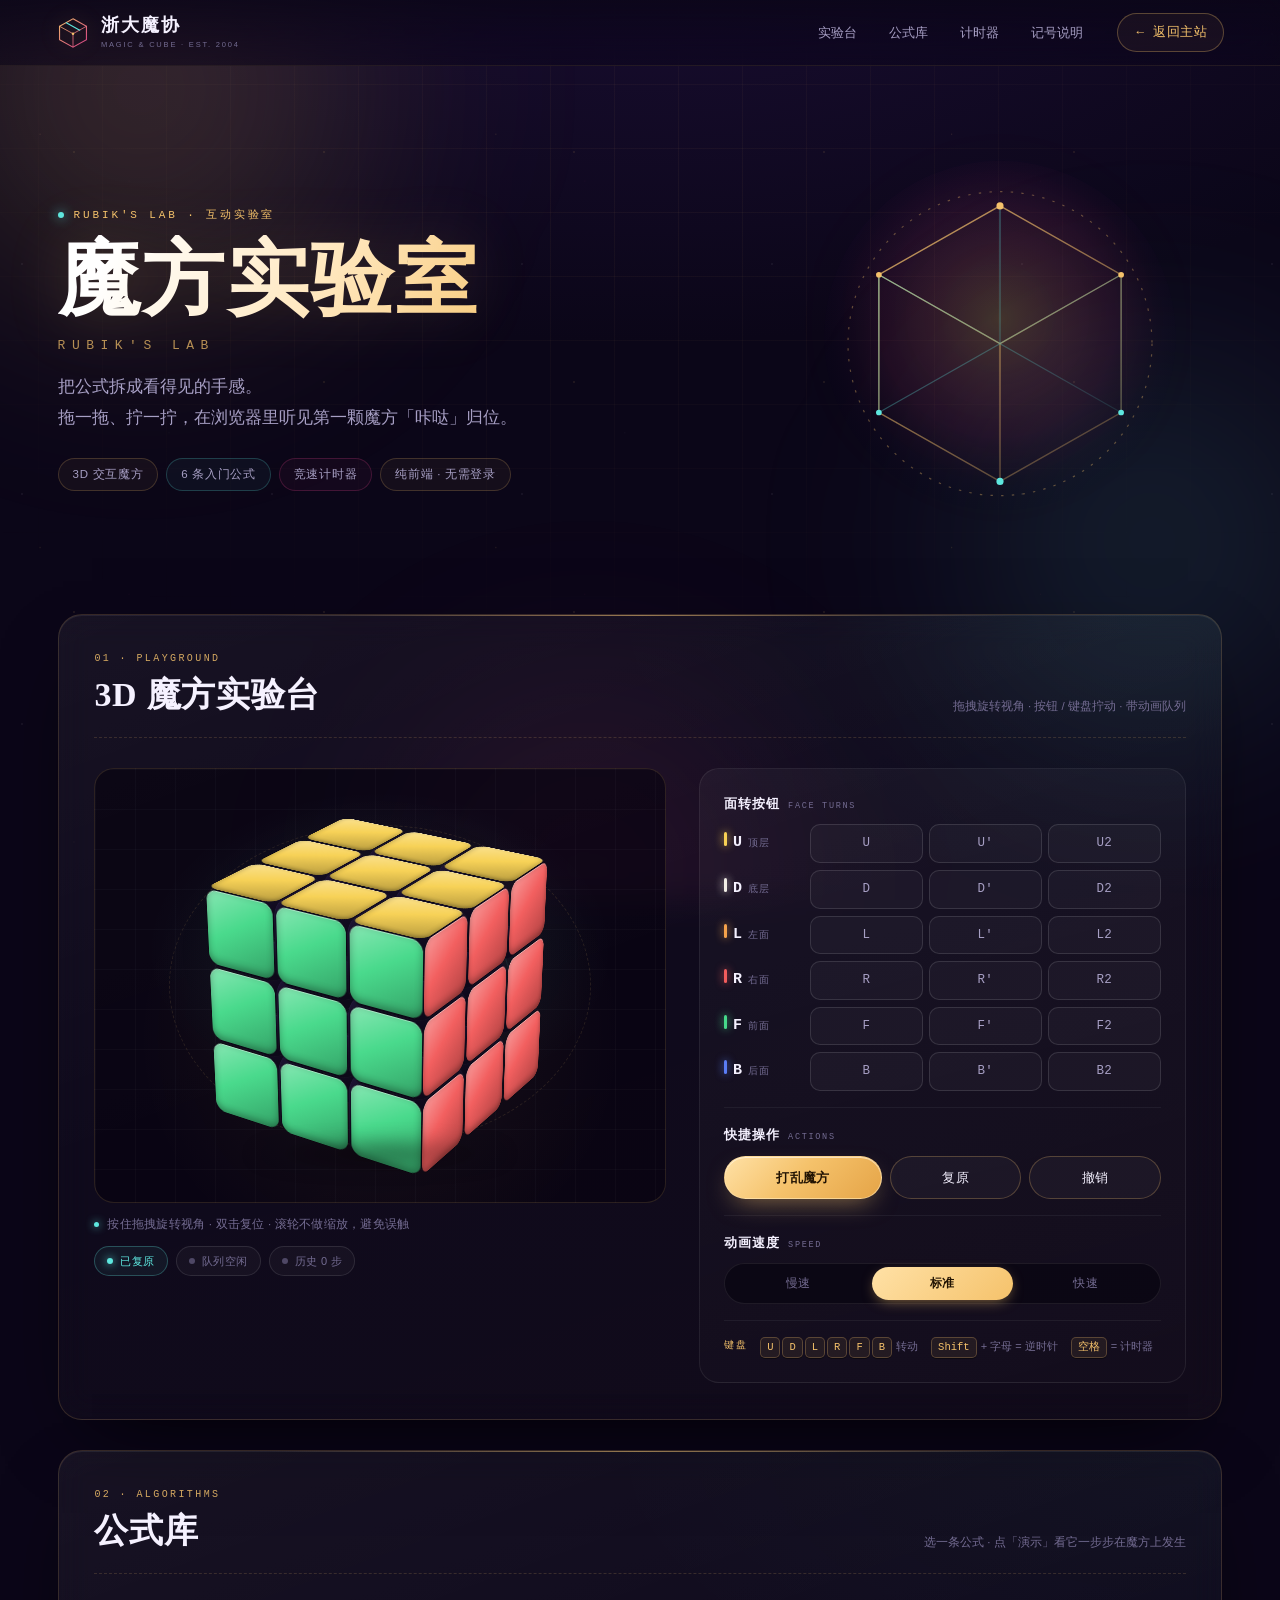
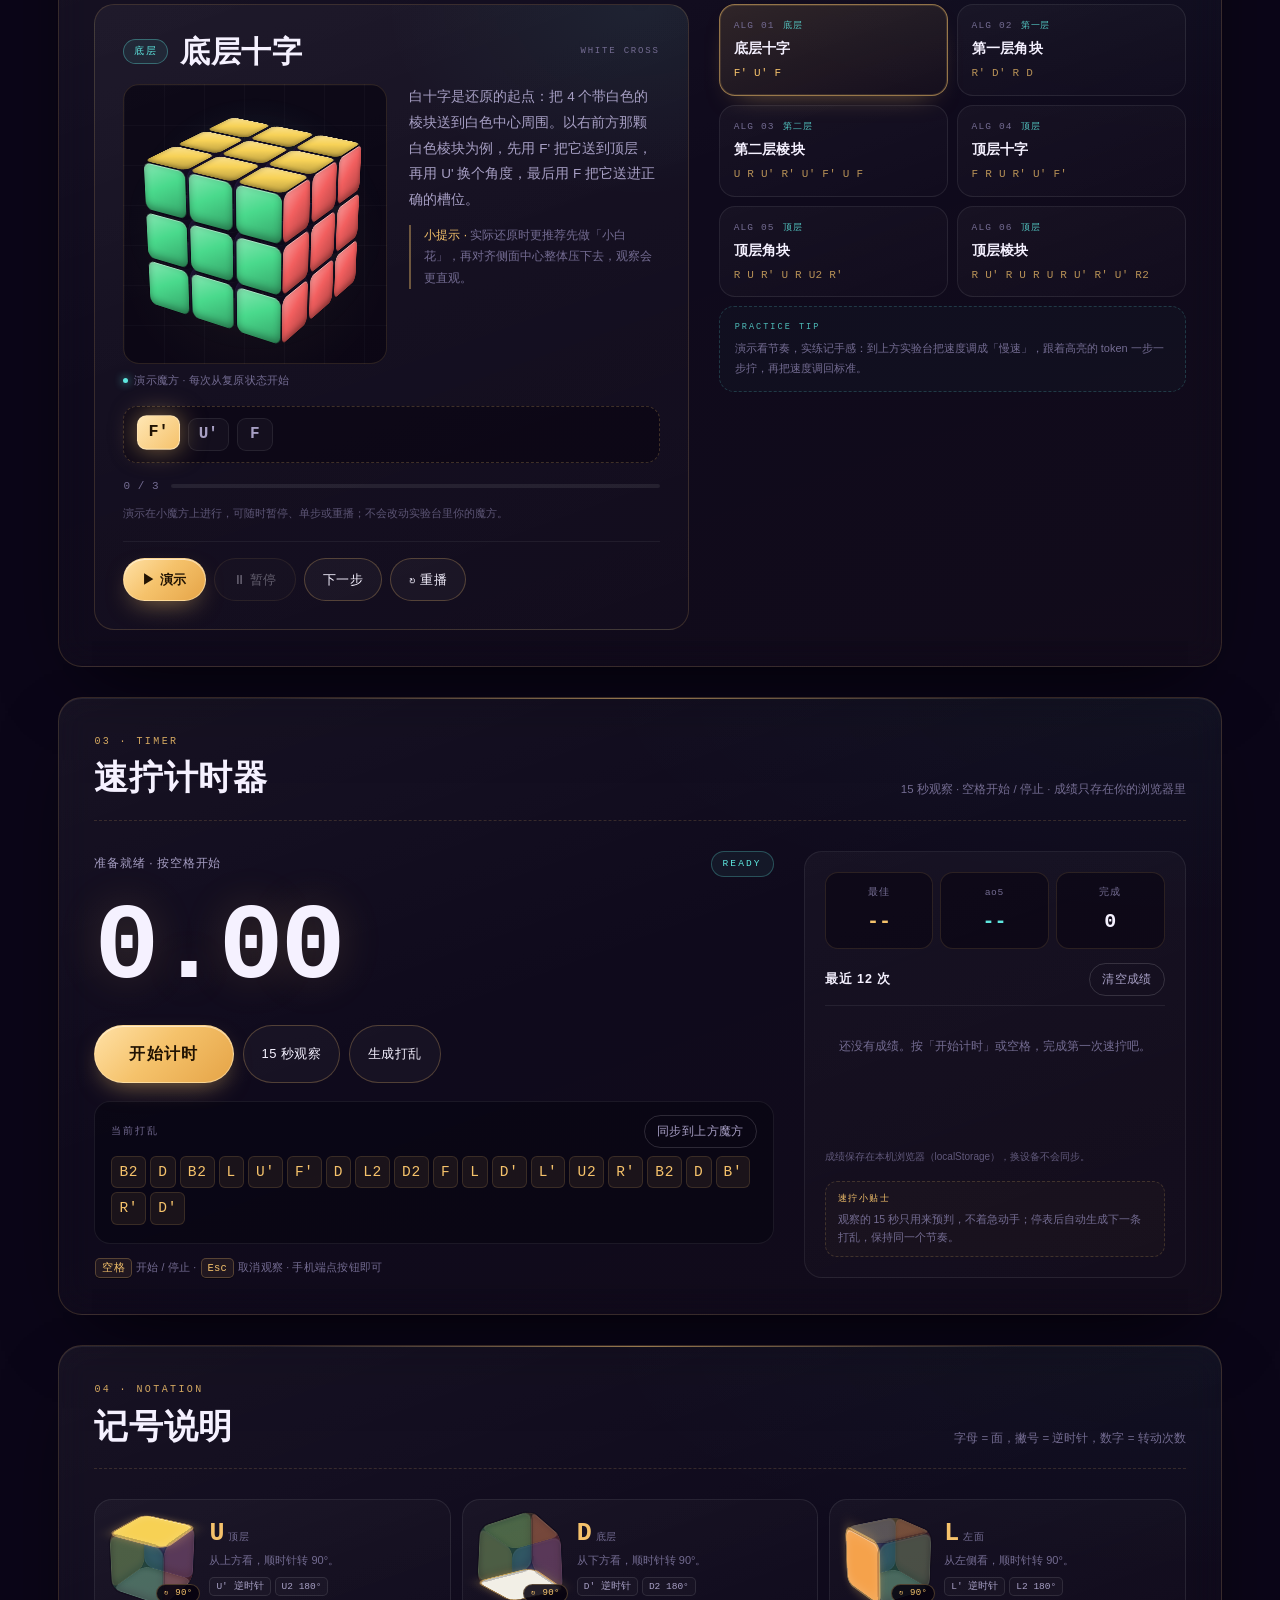
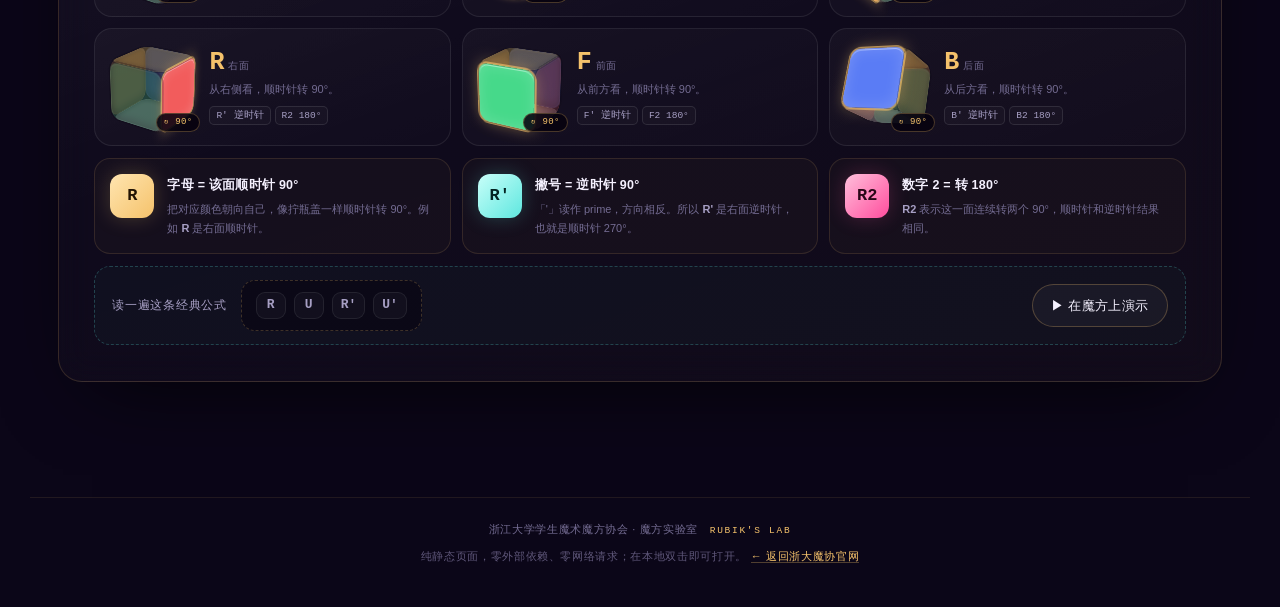
<file: lab/index.html>
<!DOCTYPE html>
<html lang="zh-CN">
<head>
  <meta charset="UTF-8">
  <meta name="viewport" content="width=device-width, initial-scale=1.0, viewport-fit=cover">
  <meta name="description" content="浙大魔协 · 魔方实验室：把公式拆成看得见的手感。3D 互动魔方、六条入门公式分步演示、速拧计时器与魔方记号可视化。">
  <meta name="theme-color" content="#0B0618">
  <title>魔方实验室 · RUBIK'S LAB | 浙江大学学生魔术魔方协会</title>
  <link rel="icon" href="data:image/svg+xml,%3Csvg xmlns='http://www.w3.org/2000/svg' viewBox='0 0 64 64'%3E%3Crect width='64' height='64' rx='14' fill='%230B0618'/%3E%3Cpath d='M32 10 54 22v20L32 54 10 42V22z' fill='none' stroke='%23F5C26B' stroke-width='2.4'/%3E%3Cpath d='M10 22l22 12 22-12M32 34v20' fill='none' stroke='%23F5C26B' stroke-width='2.4'/%3E%3Cpath d='M22 16l20 12' stroke='%235EE7DF' stroke-width='2.4'/%3E%3C/svg%3E">
  <link rel="stylesheet" href="lab.css">
</head>
<body>
  <a class="skip-link" href="#main">跳到主要内容</a>

  <!-- 背景：深空紫黑 + 细节网格 + 星点 + 两处光晕 -->
  <div class="page-bg" aria-hidden="true">
    <div class="bg-grid"></div>
    <div class="bg-stars"></div>
    <div class="bg-stars bg-stars--far"></div>
    <div class="bg-aura bg-aura--gold"></div>
    <div class="bg-aura bg-aura--cyan"></div>
    <div class="bg-aura bg-aura--magenta"></div>
  </div>

  <!-- 顶部返回条 -->
  <header class="topbar">
    <a class="brand" href="../index.html" aria-label="返回浙大魔协官网首页">
      <span class="brand-mark" aria-hidden="true">
        <svg viewBox="0 0 48 48" fill="none" xmlns="http://www.w3.org/2000/svg">
          <path d="M24 4 43 14.5v19L24 44 5 33.5v-19L24 4Z" stroke="url(#brandGrad)" stroke-width="1.6"/>
          <path d="M5 14.5 24 25l19-10.5M24 25v19" stroke="url(#brandGrad)" stroke-width="1.4" opacity=".85"/>
          <path d="M14.5 9.5 33.5 20" stroke="#5EE7DF" stroke-width="1.6" stroke-linecap="round"/>
          <circle cx="24" cy="25" r="1.8" fill="#F5C26B"/>
          <defs>
            <linearGradient id="brandGrad" x1="5" y1="4" x2="43" y2="44" gradientUnits="userSpaceOnUse">
              <stop stop-color="#F5C26B"/><stop offset="1" stop-color="#FF4D9D" stop-opacity=".8"/>
            </linearGradient>
          </defs>
        </svg>
      </span>
      <span class="brand-text">
        <strong>浙大魔协</strong>
        <em>MAGIC &amp; CUBE · EST. 2004</em>
      </span>
    </a>

    <nav class="topnav" aria-label="页面导航">
      <a href="#stage">实验台</a>
      <a href="#formulas">公式库</a>
      <a href="#timer">计时器</a>
      <a href="#notation">记号说明</a>
    </nav>

    <a class="back-home" href="../index.html">
      <span aria-hidden="true">←</span> 返回主站
    </a>
  </header>

  <main id="main">
    <!-- ===================== HERO ===================== -->
    <section class="hero" aria-labelledby="pageTitle">
      <div class="hero-copy">
        <p class="eyebrow"><span class="eyebrow-dot"></span>RUBIK'S LAB · 互动实验室</p>
        <h1 id="pageTitle">魔方实验室<span class="title-en">RUBIK'S LAB</span></h1>
        <p class="hero-sub">把公式拆成看得见的手感。<br>拖一拖、拧一拧，在浏览器里听见第一颗魔方「咔哒」归位。</p>
        <div class="hero-tags" aria-label="页面亮点">
          <span>3D 交互魔方</span>
          <span>6 条入门公式</span>
          <span>竞速计时器</span>
          <span>纯前端 · 无需登录</span>
        </div>
      </div>
      <div class="hero-visual" aria-hidden="true">
        <svg class="hero-cube" viewBox="0 0 320 320" fill="none" xmlns="http://www.w3.org/2000/svg">
          <defs>
            <linearGradient id="hgGold" x1="60" y1="40" x2="270" y2="290" gradientUnits="userSpaceOnUse">
              <stop stop-color="#F5C26B" stop-opacity=".9"/><stop offset="1" stop-color="#F5C26B" stop-opacity=".18"/>
            </linearGradient>
            <linearGradient id="hgCyan" x1="80" y1="60" x2="260" y2="270" gradientUnits="userSpaceOnUse">
              <stop stop-color="#5EE7DF" stop-opacity=".85"/><stop offset="1" stop-color="#5EE7DF" stop-opacity=".1"/>
            </linearGradient>
            <radialGradient id="hgGlow" cx="50%" cy="45%" r="55%">
              <stop stop-color="#F5C26B" stop-opacity=".22"/><stop offset=".62" stop-color="#FF4D9D" stop-opacity=".08"/><stop offset="1" stop-color="#0B0618" stop-opacity="0"/>
            </radialGradient>
          </defs>
          <circle cx="160" cy="152" r="148" fill="url(#hgGlow)"/>
          <g stroke="url(#hgGold)" stroke-width="1.2" opacity=".9">
            <path d="M160 42 262 100v116L160 274 58 216V100L160 42Z"/>
            <path d="M58 100l102 58 102-58M160 158v116"/>
          </g>
          <g stroke="url(#hgCyan)" stroke-width="1" opacity=".55">
            <path d="M58 100 160 158 262 100M58 216l102-58 102 58"/>
            <path d="M160 42v116M58 100v116M262 100v116"/>
          </g>
          <g fill="#F5C26B">
            <circle cx="160" cy="42" r="3"/><circle cx="262" cy="100" r="2.4"/><circle cx="58" cy="100" r="2.4"/>
            <circle cx="160" cy="274" r="3" fill="#5EE7DF"/><circle cx="58" cy="216" r="2.4" fill="#5EE7DF"/><circle cx="262" cy="216" r="2.4" fill="#5EE7DF"/>
          </g>
          <g stroke="#F5C26B" stroke-width="1" opacity=".35" stroke-dasharray="2 7">
            <circle cx="160" cy="158" r="128"/>
          </g>
        </svg>
      </div>
    </section>

    <!-- ===================== 01 实验台 ===================== -->
    <section class="lab-card" id="stage" aria-labelledby="stageTitle">
      <header class="card-head">
        <div>
          <p class="card-eyebrow">01 · PLAYGROUND</p>
          <h2 id="stageTitle">3D 魔方实验台</h2>
        </div>
        <p class="card-note">拖拽旋转视角 · 按钮 / 键盘拧动 · 带动画队列</p>
      </header>

      <div class="stage-layout">
        <div class="cube-panel">
          <div class="cube-viewport" id="cubeViewport" role="group" tabindex="0"
               aria-label="3D 魔方展示区：按住拖拽可旋转视角，双击复位视角">
            <div class="cube-hex" aria-hidden="true"></div>
            <div class="cube-scaler">
              <div class="cube-scene" id="cubeScene">
                <!-- 26 个小块由 lab.js 注入 -->
                <div class="cube" id="cubeRoot" aria-hidden="true"></div>
              </div>
            </div>
            <div class="cube-shadow" aria-hidden="true"></div>
          </div>
          <p class="cube-hint">
            <span class="hint-dot" aria-hidden="true"></span>
            按住拖拽旋转视角 · 双击复位 · 滚轮不做缩放，避免误触
          </p>
          <div class="cube-meta">
            <span class="pill" id="cubeStatus">已复原</span>
            <span class="pill pill-quiet" id="queueStatus">队列空闲</span>
            <span class="pill pill-quiet" id="moveCount">0 步</span>
          </div>
        </div>

        <div class="control-panel" id="controlPanel">
          <div class="control-block">
            <h3 class="control-title">面转按钮 <em>FACE TURNS</em></h3>
            <div class="face-controls" id="faceControls">
              <!-- 6 组面转按钮由 lab.js 注入 -->
            </div>
          </div>

          <div class="control-block">
            <h3 class="control-title">快捷操作 <em>ACTIONS</em></h3>
            <div class="action-row">
              <button type="button" class="btn btn-primary" id="btnScramble">打乱魔方</button>
              <button type="button" class="btn" id="btnReset">复原</button>
              <button type="button" class="btn" id="btnUndo">撤销</button>
            </div>
          </div>

          <div class="control-block">
            <h3 class="control-title">动画速度 <em>SPEED</em></h3>
            <div class="segmented" id="speedControl" role="group" aria-label="动画速度">
              <button type="button" data-speed="slow">慢速</button>
              <button type="button" data-speed="normal" class="is-active" aria-pressed="true">标准</button>
              <button type="button" data-speed="fast">快速</button>
            </div>
          </div>

          <div class="keyboard-hint">
            <span class="keyboard-label">键盘</span>
            <span><kbd>U</kbd><kbd>D</kbd><kbd>L</kbd><kbd>R</kbd><kbd>F</kbd><kbd>B</kbd> 转动</span>
            <span><kbd>Shift</kbd> + 字母 = 逆时针</span>
            <span><kbd>空格</kbd> = 计时器</span>
          </div>
        </div>
      </div>
    </section>

    <!-- ===================== 02 公式库 ===================== -->
    <section class="lab-card" id="formulas" aria-labelledby="formulasTitle">
      <header class="card-head">
        <div>
          <p class="card-eyebrow">02 · ALGORITHMS</p>
          <h2 id="formulasTitle">公式库</h2>
        </div>
        <p class="card-note">选一条公式 · 点「演示」看它一步步在魔方上发生</p>
      </header>

      <div class="formula-layout">
        <div class="formula-stage">
          <div class="formula-stage-head">
            <span class="stage-chip" id="formulaStageChip">底层</span>
            <h3 id="formulaTitle">底层十字</h3>
            <span class="formula-en" id="formulaEn">WHITE CROSS</span>
          </div>

          <div class="formula-top">
            <div class="formula-preview">
              <div class="cube-viewport cube-viewport--mini" id="demoCubeViewport"
                   role="img" aria-label="公式演示用的 3D 魔方">
                <div class="cube-glow" aria-hidden="true"></div>
                <div class="cube-scaler">
                  <div class="cube-scene" id="demoCubeScene">
                    <div class="cube" id="demoCubeRoot" aria-hidden="true"></div>
                  </div>
                </div>
              </div>
              <p class="preview-hint"><span class="hint-dot" aria-hidden="true"></span>演示魔方 · 每次从复原状态开始</p>
            </div>
            <div class="formula-copy">
              <p class="formula-desc" id="formulaDesc"></p>
              <p class="formula-tip" id="formulaTip"></p>
            </div>
          </div>

          <div class="token-board" id="formulaTokens" aria-label="公式步骤，演示时高亮当前步"></div>

          <div class="formula-progress" aria-hidden="true">
            <span id="formulaStepLabel">0 / 0</span>
            <div class="progress-track"><span id="formulaProgressBar"></span></div>
          </div>

          <p class="formula-note">演示在小魔方上进行，可随时暂停、单步或重播；不会改动实验台里你的魔方。</p>

          <div class="demo-controls">
            <button type="button" class="btn btn-primary" id="btnDemoPlay">▶ 演示</button>
            <button type="button" class="btn" id="btnDemoPause" disabled>⏸ 暂停</button>
            <button type="button" class="btn" id="btnDemoStep">下一步</button>
            <button type="button" class="btn" id="btnDemoReplay">↻ 重播</button>
          </div>
        </div>

        <div class="formula-list" id="formulaList" role="list">
          <!-- 6 张公式卡片由 lab.js 注入 -->
        </div>
      </div>
    </section>

    <!-- ===================== 03 计时器 ===================== -->
    <section class="lab-card" id="timer" aria-labelledby="timerTitle">
      <header class="card-head">
        <div>
          <p class="card-eyebrow">03 · TIMER</p>
          <h2 id="timerTitle">速拧计时器</h2>
        </div>
        <p class="card-note">15 秒观察 · 空格开始 / 停止 · 成绩只存在你的浏览器里</p>
      </header>

      <div class="timer-layout">
        <div class="timer-main">
          <div class="timer-top">
            <span class="timer-state" id="timerState" aria-live="polite">准备就绪 · 按空格开始</span>
            <span class="timer-badge" id="timerBadge">READY</span>
          </div>

          <div class="timer-display" id="timerDisplay" role="timer" aria-label="计时器">0.00</div>

          <div class="timer-actions">
            <button type="button" class="btn btn-primary btn-lg" id="btnTimerPrimary">开始计时</button>
            <button type="button" class="btn" id="btnTimerInspect">15 秒观察</button>
            <button type="button" class="btn" id="btnTimerScramble">生成打乱</button>
          </div>

          <div class="scramble-box">
            <div class="scramble-head">
              <span class="scramble-label">当前打乱</span>
              <button type="button" class="btn btn-ghost btn-sm" id="btnSyncCube">同步到上方魔方</button>
            </div>
            <p class="scramble-text" id="timerScramble"></p>
          </div>

          <p class="timer-hint"><kbd>空格</kbd> 开始 / 停止 · <kbd>Esc</kbd> 取消观察 · 手机端点按钮即可</p>
        </div>

        <aside class="timer-side" aria-label="成绩统计">
          <div class="stat-grid">
            <div class="stat">
              <span class="stat-label">最佳</span>
              <strong class="stat-value" id="statBest">--</strong>
            </div>
            <div class="stat">
              <span class="stat-label">ao5</span>
              <strong class="stat-value" id="statAo5">--</strong>
            </div>
            <div class="stat">
              <span class="stat-label">完成</span>
              <strong class="stat-value" id="statCount">0</strong>
            </div>
          </div>

          <div class="time-list-head">
            <h3>最近 12 次</h3>
            <button type="button" class="btn btn-ghost btn-sm" id="btnClearTimes">清空成绩</button>
          </div>
          <ol class="time-list" id="timeList"></ol>
          <p class="time-list-note" id="timeListNote">成绩保存在本机浏览器（localStorage），换设备不会同步。</p>
          <div class="timer-tip">
            <span class="timer-tip-label">速拧小贴士</span>
            <p>观察的 15 秒只用来预判，不着急动手；停表后自动生成下一条打乱，保持同一个节奏。</p>
          </div>
        </aside>
      </div>
    </section>

    <!-- ===================== 04 记号说明 ===================== -->
    <section class="lab-card" id="notation" aria-labelledby="notationTitle">
      <header class="card-head">
        <div>
          <p class="card-eyebrow">04 · NOTATION</p>
          <h2 id="notationTitle">记号说明</h2>
        </div>
        <p class="card-note">字母 = 面，撇号 = 逆时针，数字 = 转动次数</p>
      </header>

      <div class="notation-grid" id="notationGrid">
        <!-- 6 个面的可视化卡片由 lab.js 注入 -->
      </div>

      <div class="notation-rules">
        <article class="rule-card">
          <span class="rule-glyph" aria-hidden="true">R</span>
          <div>
            <h3>字母 = 该面顺时针 90°</h3>
            <p>把对应颜色朝向自己，像拧瓶盖一样顺时针转 90°。例如 <b>R</b> 是右面顺时针。</p>
          </div>
        </article>
        <article class="rule-card">
          <span class="rule-glyph rule-glyph--cyan" aria-hidden="true">R'</span>
          <div>
            <h3>撇号 = 逆时针 90°</h3>
            <p>「'」读作 prime，方向相反。所以 <b>R'</b> 是右面逆时针，也就是顺时针 270°。</p>
          </div>
        </article>
        <article class="rule-card">
          <span class="rule-glyph rule-glyph--magenta" aria-hidden="true">R2</span>
          <div>
            <h3>数字 2 = 转 180°</h3>
            <p><b>R2</b> 表示这一面连续转两个 90°，顺时针和逆时针结果相同。</p>
          </div>
        </article>
      </div>

      <div class="notation-demo">
        <div class="notation-demo-copy">
          <span class="notation-demo-label">读一遍这条经典公式</span>
          <div class="token-board token-board--sm" id="sexyTokens"></div>
        </div>
        <button type="button" class="btn" id="btnDemoSexy">▶ 在魔方上演示</button>
      </div>
    </section>
  </main>

  <footer class="site-footer">
    <p>浙江大学学生魔术魔方协会 · 魔方实验室 <span>RUBIK'S LAB</span></p>
    <p class="footer-note">
      纯静态页面，零外部依赖、零网络请求；在本地双击即可打开。
      <a href="../index.html">← 返回浙大魔协官网</a>
    </p>
  </footer>

  <div class="toast" id="toast" role="status" aria-live="polite"></div>

  <noscript>
    <div class="noscript">魔方实验室需要 JavaScript 才能转动，请开启 JavaScript 后刷新页面。</div>
  </noscript>

  <script src="lab-core.js"></script>
  <script src="lab.js"></script>
</body>
</html>
</file>
<file: assets/css/main.css>
/* =========================================================
   浙大魔协 · ZJU Magic & Cube Association
   main.css — 深空 / 剧场 / 魔方
   ========================================================= */

/* ---------- 1. Design tokens ---------- */
:root {
  --bg: #080411;
  --bg-deep: #05020b;
  --bg-elev: #0e0720;
  --bg-soft: #140b28;
  --ink: #f6f2ff;
  --ink-dim: #d3cce8;
  --muted: #9a91b8;
  --muted-2: #938aad;
  --gold: #f5c26b;
  --gold-soft: #ffdda0;
  --gold-deep: #c9933b;
  --cyan: #5ee7df;
  --pink: #ff4d9d;
  --violet: #8b6cff;
  --line: rgba(245, 194, 107, 0.16);
  --line-soft: rgba(246, 242, 255, 0.075);
  --glass: rgba(19, 11, 38, 0.62);
  --glass-strong: rgba(14, 7, 32, 0.85);
  --radius: 26px;
  --radius-md: 18px;
  --radius-sm: 12px;
  --container: 1220px;
  --font-sans: "PingFang SC", "Hiragino Sans GB", "Microsoft YaHei", "Noto Sans SC", "Source Han Sans SC", sans-serif;
  --font-display: "Songti SC", "STSong", "Noto Serif SC", "SimSun", "Times New Roman", serif;
  --font-latin: "Baskerville", "Palatino Linotype", "Book Antiqua", "Georgia", "Times New Roman", serif;
  --ease: cubic-bezier(0.22, 1, 0.36, 1);
  --ease-out: cubic-bezier(0.16, 1, 0.3, 1);
  --shadow-lg: 0 30px 90px rgba(0, 0, 0, 0.55);
  --shadow-gold: 0 18px 60px rgba(245, 194, 107, 0.16);
}

/* ---------- 2. Reset & base ---------- */
*,
*::before,
*::after { box-sizing: border-box; }

* { margin: 0; padding: 0; }

html {
  -webkit-text-size-adjust: 100%;
  scroll-behavior: smooth;
  scroll-padding-top: 96px;
}

body {
  min-height: 100vh;
  background-color: var(--bg);
  color: var(--ink);
  font-family: var(--font-sans);
  font-size: 16px;
  line-height: 1.7;
  letter-spacing: 0.01em;
  overflow-x: hidden;
  -webkit-font-smoothing: antialiased;
  text-rendering: optimizeLegibility;
}

body::before {
  content: "";
  position: fixed;
  inset: 0;
  z-index: -2;
  pointer-events: none;
  background:
    radial-gradient(1000px 620px at 88% -8%, rgba(255, 77, 157, 0.11), transparent 62%),
    radial-gradient(900px 640px at -8% 8%, rgba(94, 231, 223, 0.07), transparent 58%),
    radial-gradient(1000px 760px at 50% 108%, rgba(139, 108, 255, 0.1), transparent 62%),
    linear-gradient(180deg, var(--bg) 0%, var(--bg-deep) 100%);
}

body::after {
  content: "";
  position: fixed;
  inset: 0;
  z-index: -1;
  pointer-events: none;
  background-image:
    linear-gradient(rgba(246, 242, 255, 0.022) 1px, transparent 1px),
    linear-gradient(90deg, rgba(246, 242, 255, 0.022) 1px, transparent 1px);
  background-size: 88px 88px;
  mask-image: radial-gradient(circle at 50% 30%, #000 0%, transparent 75%);
  -webkit-mask-image: radial-gradient(circle at 50% 30%, #000 0%, transparent 75%);
}

img { display: block; max-width: 100%; height: auto; }

a { color: inherit; text-decoration: none; }

button { font: inherit; color: inherit; background: none; border: 0; cursor: pointer; }

ul, ol { list-style: none; }

h1, h2, h3, h4 { font-weight: 600; line-height: 1.2; }

em { font-style: normal; }

::selection { background: var(--gold); color: #1b0f03; }

:focus-visible {
  outline: 2px solid var(--cyan);
  outline-offset: 3px;
  border-radius: 4px;
}

::-webkit-scrollbar { width: 10px; }
::-webkit-scrollbar-track { background: #07030e; }
::-webkit-scrollbar-thumb {
  background: linear-gradient(180deg, rgba(245, 194, 107, 0.5), rgba(139, 108, 255, 0.4));
  border-radius: 99px;
  border: 2px solid #07030e;
}

.container {
  width: min(var(--container), calc(100% - clamp(40px, 9vw, 128px)));
  margin-inline: auto;
}

.container-narrow { width: min(880px, 100%); }

.section { position: relative; padding: clamp(88px, 10vw, 150px) 0; }

.svg-sprite { position: absolute; width: 0; height: 0; overflow: hidden; }

.icon {
  width: 1em;
  height: 1em;
  fill: none;
  stroke: currentColor;
  stroke-width: 1.7;
  stroke-linecap: round;
  stroke-linejoin: round;
  flex: none;
}

.skip-link {
  position: fixed;
  top: -100px;
  left: 20px;
  z-index: 999;
  padding: 12px 20px;
  background: var(--gold);
  color: #1b0f03;
  border-radius: 8px;
  font-size: 13px;
  font-weight: 600;
  transition: top 0.3s var(--ease);
}
.skip-link:focus { top: 20px; }

.grain {
  position: fixed;
  inset: 0;
  z-index: 1;
  pointer-events: none;
  opacity: 0.05;
  mix-blend-mode: soft-light;
  background-image: url("data:image/svg+xml,%3Csvg xmlns='http://www.w3.org/2000/svg' width='180' height='180'%3E%3Cfilter id='n'%3E%3CfeTurbulence type='fractalNoise' baseFrequency='0.82' numOctaves='3' stitchTiles='stitch'/%3E%3C/filter%3E%3Crect width='180' height='180' filter='url(%23n)' opacity='0.75'/%3E%3C/svg%3E");
  background-size: 180px 180px;
}

.scroll-progress {
  position: fixed;
  top: 0;
  left: 0;
  z-index: 200;
  width: 100%;
  height: 2px;
  transform: scaleX(0);
  transform-origin: left center;
  background: linear-gradient(90deg, var(--cyan), var(--gold) 55%, var(--pink));
  box-shadow: 0 0 18px rgba(245, 194, 107, 0.45);
}

/* custom cursor accent */
.cursor-dot,
.cursor-ring {
  position: fixed;
  top: 0;
  left: 0;
  z-index: 300;
  border-radius: 50%;
  pointer-events: none;
  opacity: 0;
  transition: opacity 0.3s ease;
}
.cursor-dot {
  width: 5px;
  height: 5px;
  background: var(--gold);
  transform: translate(-50%, -50%);
  box-shadow: 0 0 12px rgba(245, 194, 107, 0.9);
}
.cursor-ring {
  width: 34px;
  height: 34px;
  border: 1px solid rgba(245, 194, 107, 0.45);
  transform: translate(-50%, -50%);
  transition: opacity 0.3s ease, width 0.3s var(--ease), height 0.3s var(--ease),
    border-color 0.3s ease, background-color 0.3s ease;
}
html.has-cursor .cursor-dot,
html.has-cursor .cursor-ring { opacity: 1; }
html.is-hovering .cursor-ring {
  width: 54px;
  height: 54px;
  border-color: rgba(245, 194, 107, 0.8);
  background: rgba(245, 194, 107, 0.07);
}

/* ---------- 3. Preloader ---------- */
.preloader {
  position: fixed;
  inset: 0;
  z-index: 900;
  display: grid;
  place-items: center;
  background:
    radial-gradient(700px 460px at 50% 40%, rgba(139, 108, 255, 0.13), transparent 65%),
    var(--bg);
  transition: opacity 0.7s var(--ease), visibility 0.7s var(--ease);
  animation: preloaderFallback 0.6s var(--ease) 6s forwards;
}
@keyframes preloaderFallback {
  to { opacity: 0; visibility: hidden; }
}
.preloader.is-done { opacity: 0; visibility: hidden; }
.no-js .preloader { display: none; }

.preloader-inner { display: grid; justify-items: center; gap: 26px; }

.loader-cube {
  display: grid;
  grid-template-columns: 1fr 1fr;
  gap: 6px;
  width: 60px;
  height: 60px;
  transform: rotate(45deg);
}
.loader-cube span {
  border-radius: 5px;
  animation: loaderPulse 1.4s var(--ease) infinite;
}
.loader-cube span:nth-child(1) { background: var(--gold); }
.loader-cube span:nth-child(2) { background: var(--cyan); animation-delay: 0.12s; }
.loader-cube span:nth-child(3) { background: var(--pink); animation-delay: 0.24s; }
.loader-cube span:nth-child(4) { background: var(--violet); animation-delay: 0.36s; }

@keyframes loaderPulse {
  0%, 100% { opacity: 0.35; transform: scale(0.82); }
  50% { opacity: 1; transform: scale(1); }
}

.loader-word {
  font-family: var(--font-display);
  font-size: 22px;
  letter-spacing: 0.3em;
  color: var(--ink);
  text-align: center;
}
.loader-word span {
  display: block;
  margin-top: 8px;
  font-family: var(--font-sans);
  font-size: 8px;
  letter-spacing: 0.44em;
  color: var(--muted);
}

.loader-bar {
  width: 180px;
  height: 1px;
  background: rgba(246, 242, 255, 0.12);
  overflow: hidden;
}
.loader-bar i {
  display: block;
  width: 42%;
  height: 100%;
  background: linear-gradient(90deg, transparent, var(--gold), transparent);
  animation: loaderBar 1.3s ease-in-out infinite;
}
@keyframes loaderBar {
  0% { transform: translateX(-120%); }
  100% { transform: translateX(420%); }
}

/* ---------- 4. Typography helpers ---------- */
.eyebrow {
  display: flex;
  align-items: center;
  gap: 14px;
  font-size: 10px;
  font-weight: 600;
  letter-spacing: 0.3em;
  text-transform: uppercase;
  color: var(--gold);
}
.eyebrow-line {
  display: inline-block;
  width: 46px;
  height: 1px;
  background: linear-gradient(90deg, transparent, var(--gold));
}

.section-index {
  font-size: 10.5px;
  font-weight: 600;
  letter-spacing: 0.26em;
  color: var(--muted);
  text-transform: uppercase;
}
.section-index span {
  font-family: var(--font-latin);
  font-size: 16px;
  color: var(--gold);
  letter-spacing: 0.05em;
}

.section-head {
  display: grid;
  grid-template-columns: 148px minmax(0, 1fr);
  gap: clamp(24px, 4vw, 56px);
  align-items: start;
  margin-bottom: clamp(48px, 6vw, 76px);
  padding-bottom: 40px;
  border-bottom: 1px solid var(--line-soft);
}
.section-head .section-index { padding-top: 14px; }
.section-heading h2 {
  font-family: var(--font-display);
  font-size: clamp(2.4rem, 4.6vw, 4.15rem);
  line-height: 1.16;
  letter-spacing: 0.015em;
  color: var(--ink);
}
.section-lead {
  max-width: 540px;
  margin-top: 22px;
  font-size: 14.5px;
  line-height: 2;
  color: var(--muted);
}

.section-head-center {
  display: block;
  border-bottom: 0;
  padding-bottom: 0;
  text-align: center;
  margin-bottom: clamp(44px, 5vw, 62px);
}
.section-head-center .section-index { padding-top: 0; }
.section-head-center .section-lead {
  margin: 22px auto 0;
  max-width: 560px;
}

.text-link {
  display: inline-flex;
  align-items: center;
  gap: 8px;
  margin-top: 16px;
  font-size: 12.5px;
  font-weight: 600;
  letter-spacing: 0.08em;
  color: var(--gold);
  border-bottom: 1px solid rgba(245, 194, 107, 0.35);
  padding-bottom: 3px;
  transition: gap 0.35s var(--ease), border-color 0.35s ease;
}
.text-link:hover { gap: 14px; border-color: var(--gold); }
.text-link .icon { width: 14px; height: 14px; }

/* reveal on scroll */
.js .reveal {
  opacity: 0;
  transform: translateY(30px);
  transition: opacity 0.9s var(--ease), transform 0.9s var(--ease);
  transition-delay: var(--delay, 0s);
}
.js .reveal.is-in { opacity: 1; transform: none; }

/* ---------- 5. Buttons ---------- */
.btn {
  position: relative;
  display: inline-flex;
  align-items: center;
  justify-content: center;
  gap: 10px;
  padding: 16px 28px;
  border-radius: 999px;
  font-size: 13.5px;
  font-weight: 600;
  letter-spacing: 0.05em;
  white-space: nowrap;
  overflow: hidden;
  transition: transform 0.4s var(--ease), box-shadow 0.4s ease, border-color 0.35s ease,
    background-color 0.35s ease, color 0.35s ease;
}
.btn .icon { width: 17px; height: 17px; transition: transform 0.4s var(--ease); }
.btn:hover { transform: translateY(-2px); }
.btn:hover .icon { transform: translateX(4px); }
.btn:active { transform: translateY(0); }

.btn-gold {
  background: linear-gradient(135deg, #ffe9bd 0%, var(--gold) 52%, #dfa74c 100%);
  color: #1c1004;
  box-shadow: 0 12px 36px rgba(245, 194, 107, 0.2), inset 0 1px 0 rgba(255, 255, 255, 0.5);
}
.btn-gold::after {
  content: "";
  position: absolute;
  inset: 0;
  background: linear-gradient(110deg, transparent 25%, rgba(255, 255, 255, 0.5) 50%, transparent 75%);
  transform: translateX(-130%);
  transition: transform 0.8s var(--ease);
}
.btn-gold:hover { box-shadow: 0 18px 48px rgba(245, 194, 107, 0.3), inset 0 1px 0 rgba(255, 255, 255, 0.5); }
.btn-gold:hover::after { transform: translateX(130%); }
.btn-gold > * { position: relative; z-index: 1; }

.btn-ghost {
  border: 1px solid rgba(246, 242, 255, 0.18);
  background: rgba(246, 242, 255, 0.025);
  color: var(--ink);
}
.btn-ghost:hover {
  border-color: rgba(245, 194, 107, 0.65);
  color: var(--gold);
  background: rgba(245, 194, 107, 0.055);
}
.btn-sm { padding: 11px 20px; font-size: 12.5px; }

/* ---------- 6. Header / nav ---------- */
.site-header {
  position: fixed;
  top: 0;
  left: 0;
  right: 0;
  z-index: 120;
  padding: 22px 0;
  transition: padding 0.45s var(--ease), background-color 0.45s ease, backdrop-filter 0.45s ease,
    border-color 0.45s ease;
  border-bottom: 1px solid transparent;
}
.site-header.is-scrolled {
  padding: 11px 0;
  background: rgba(8, 4, 17, 0.78);
  backdrop-filter: blur(18px) saturate(1.2);
  -webkit-backdrop-filter: blur(18px) saturate(1.2);
  border-bottom-color: var(--line-soft);
}
.header-inner {
  width: min(1340px, calc(100% - clamp(32px, 6vw, 104px)));
  margin-inline: auto;
  display: flex;
  align-items: center;
  justify-content: space-between;
  gap: 24px;
}

.brand { display: inline-flex; align-items: center; gap: 12px; }
.brand-mark {
  width: 36px;
  height: 36px;
  filter: drop-shadow(0 0 14px rgba(245, 194, 107, 0.25));
  transition: transform 0.6s var(--ease), filter 0.4s ease;
}
.brand:hover .brand-mark { transform: rotate(-8deg) scale(1.06); filter: drop-shadow(0 0 20px rgba(245, 194, 107, 0.5)); }
.brand-text { display: flex; flex-direction: column; line-height: 1.2; }
.brand-text strong {
  font-family: var(--font-display);
  font-size: 18px;
  font-weight: 700;
  letter-spacing: 0.12em;
}
.brand-text small {
  margin-top: 3px;
  font-size: 7.5px;
  font-weight: 500;
  letter-spacing: 0.28em;
  color: var(--muted);
  white-space: nowrap;
}

.site-nav { display: flex; align-items: center; gap: clamp(16px, 2vw, 30px); }
.site-nav > a {
  position: relative;
  font-size: 13px;
  letter-spacing: 0.08em;
  color: var(--ink-dim);
  padding: 6px 0;
  transition: color 0.3s ease;
}
.site-nav > a:not(.nav-join)::after {
  content: "";
  position: absolute;
  left: 50%;
  bottom: -1px;
  width: 4px;
  height: 4px;
  border-radius: 50%;
  background: var(--gold);
  transform: translateX(-50%) scale(0);
  transition: transform 0.35s var(--ease);
}
.site-nav > a:not(.nav-join):hover { color: var(--gold); }
.site-nav > a:not(.nav-join):hover::after { transform: translateX(-50%) scale(1); }
.site-nav > a[aria-current="true"] { color: var(--gold); }
.site-nav > a[aria-current="true"]::after { transform: translateX(-50%) scale(1); }

.nav-join {
  display: inline-flex;
  align-items: center;
  gap: 8px;
  padding: 10px 20px;
  border: 1px solid rgba(245, 194, 107, 0.42);
  border-radius: 999px;
  color: var(--gold);
  font-size: 12.5px;
  letter-spacing: 0.1em;
  transition: background-color 0.35s ease, color 0.35s ease, box-shadow 0.35s ease;
}
.nav-join .icon { width: 14px; height: 14px; }
.nav-join:hover {
  background: var(--gold);
  color: #1c1004;
  box-shadow: 0 8px 30px rgba(245, 194, 107, 0.25);
}

.nav-toggle {
  display: none;
  width: 42px;
  height: 42px;
  border-radius: 50%;
  border: 1px solid var(--line-soft);
  position: relative;
}
.nav-toggle span {
  position: absolute;
  left: 12px;
  right: 12px;
  height: 1px;
  background: var(--ink);
  transition: transform 0.35s var(--ease), opacity 0.3s ease;
}
.nav-toggle span:nth-child(1) { top: 16px; }
.nav-toggle span:nth-child(2) { top: 21px; }
.nav-toggle span:nth-child(3) { top: 26px; }
.nav-toggle.is-open span:nth-child(1) { transform: translateY(5px) rotate(45deg); }
.nav-toggle.is-open span:nth-child(2) { opacity: 0; }
.nav-toggle.is-open span:nth-child(3) { transform: translateY(-5px) rotate(-45deg); }

/* ---------- 7. Hero ---------- */
.hero {
  position: relative;
  min-height: 100vh;
  min-height: 100svh;
  display: flex;
  align-items: center;
  overflow: hidden;
  padding: 150px 0 150px;
}

.hero-stars,
.hero-grid,
.hero-spot { position: absolute; inset: 0; pointer-events: none; }
.hero-stars { z-index: 0; opacity: 0.75; }
.hero-grid {
  z-index: 0;
  background-image:
    linear-gradient(rgba(246, 242, 255, 0.032) 1px, transparent 1px),
    linear-gradient(90deg, rgba(246, 242, 255, 0.032) 1px, transparent 1px);
  background-size: 96px 96px;
  mask-image: radial-gradient(circle at 50% 45%, #000 0%, transparent 68%);
  -webkit-mask-image: radial-gradient(circle at 50% 45%, #000 0%, transparent 68%);
}
.hero-spot {
  z-index: 1;
  background: radial-gradient(
    620px circle at var(--mx, 60%) var(--my, 38%),
    rgba(245, 194, 107, 0.09),
    rgba(139, 108, 255, 0.045) 35%,
    transparent 68%
  );
  transition: background 0.2s linear;
}
.hero-ghost {
  position: absolute;
  right: -2vw;
  bottom: 4vh;
  z-index: 0;
  font-family: var(--font-latin);
  font-size: clamp(160px, 30vw, 460px);
  line-height: 0.72;
  letter-spacing: 0.06em;
  color: transparent;
  -webkit-text-stroke: 1px rgba(245, 194, 107, 0.07);
  pointer-events: none;
  user-select: none;
}

.hero-inner {
  position: relative;
  z-index: 2;
  width: min(1320px, calc(100% - clamp(40px, 8vw, 120px)));
  margin-inline: auto;
  display: grid;
  grid-template-columns: minmax(0, 1.02fr) minmax(0, 0.98fr);
  align-items: center;
  gap: clamp(24px, 3vw, 48px);
}

.hero-title {
  margin-top: 26px;
  font-family: var(--font-display);
  font-size: clamp(3.5rem, 7.2vw, 7.1rem);
  font-weight: 700;
  line-height: 1.03;
  letter-spacing: 0.03em;
  color: var(--ink);
}
.hero-title .line { display: block; overflow: hidden; padding-bottom: 0.08em; }
.hero-title .line > span {
  display: inline-block;
  will-change: transform;
}
.hero-title em {
  background: linear-gradient(120deg, var(--gold-soft) 10%, var(--gold) 45%, var(--pink) 105%);
  -webkit-background-clip: text;
  background-clip: text;
  color: transparent;
  filter: drop-shadow(0 0 26px rgba(245, 194, 107, 0.22));
}
.hero-title .line:nth-child(1) > span { animation: heroLine 1.15s var(--ease) 0.15s both; }
.hero-title .line:nth-child(2) > span { animation: heroLine 1.15s var(--ease) 0.28s both; }
@keyframes heroLine {
  from { opacity: 0; transform: translateY(112%) rotate(2deg); }
  to { opacity: 1; transform: none; }
}

.hero-sub {
  margin-top: 30px;
  max-width: 500px;
  font-size: 15px;
  line-height: 2.05;
  color: var(--ink-dim);
  animation: fadeUp 1s var(--ease) 0.58s both;
}
.hero-actions {
  display: flex;
  flex-wrap: wrap;
  gap: 14px;
  margin-top: 38px;
  animation: fadeUp 1s var(--ease) 0.7s both;
}
.hero-meta {
  display: flex;
  flex-wrap: wrap;
  gap: clamp(24px, 4vw, 48px);
  margin-top: 52px;
  padding-top: 26px;
  border-top: 1px solid var(--line-soft);
  animation: fadeUp 1s var(--ease) 0.82s both;
}
.hero-meta dt {
  font-size: 8.5px;
  letter-spacing: 0.28em;
  color: var(--muted-2);
  text-transform: uppercase;
}
.hero-meta dd {
  margin-top: 7px;
  font-size: 14.5px;
  font-weight: 600;
  letter-spacing: 0.05em;
  color: var(--ink-dim);
}

@keyframes fadeUp {
  from { opacity: 0; transform: translateY(22px); }
  to { opacity: 1; transform: none; }
}

/* hero stage / cube */
.hero-stage {
  position: relative;
  display: grid;
  place-items: center;
  min-height: clamp(480px, 44vw, 620px);
  animation: stageIn 1.6s var(--ease) 0.4s both;
}
@keyframes stageIn {
  from { opacity: 0; transform: scale(0.94); }
  to { opacity: 1; transform: none; }
}

.stage-halo {
  position: absolute;
  width: 74%;
  aspect-ratio: 1;
  border-radius: 50%;
  background:
    radial-gradient(circle at 42% 38%, rgba(245, 194, 107, 0.2), transparent 55%),
    radial-gradient(circle at 65% 62%, rgba(255, 77, 157, 0.16), transparent 60%),
    radial-gradient(circle at 50% 50%, rgba(94, 231, 223, 0.08), transparent 70%);
  filter: blur(28px);
  animation: haloPulse 8s ease-in-out infinite alternate;
}
@keyframes haloPulse {
  from { opacity: 0.72; transform: scale(0.96); }
  to { opacity: 1; transform: scale(1.05); }
}

.stage-ring {
  position: absolute;
  border-radius: 50%;
  border: 1px dashed rgba(245, 194, 107, 0.16);
  pointer-events: none;
}
.ring-1 { width: 66%; aspect-ratio: 1; animation: spin 46s linear infinite; }
.ring-2 {
  width: 92%;
  aspect-ratio: 1;
  border-style: solid;
  border-color: rgba(246, 242, 255, 0.05);
  animation: spin 70s linear infinite reverse;
}
@keyframes spin { to { transform: rotate(360deg); } }

.cube-scene {
  position: relative;
  width: 330px;
  height: 330px;
  perspective: 1300px;
  cursor: grab;
  touch-action: none;
  z-index: 2;
}
.cube-scene:active { cursor: grabbing; }

.hero-cube {
  --cube: 264px;
  position: absolute;
  inset: 0;
  margin: auto;
  width: var(--cube);
  height: var(--cube);
  transform-style: preserve-3d;
  will-change: transform;
}

.cube-face {
  position: absolute;
  width: var(--cube);
  height: var(--cube);
  display: grid;
  grid-template-columns: repeat(3, 1fr);
  grid-template-rows: repeat(3, 1fr);
  gap: 7px;
  padding: 9px;
  border-radius: 16px;
  background: #0a0614;
  border: 1px solid rgba(246, 242, 255, 0.12);
  box-shadow: inset 0 0 30px rgba(0, 0, 0, 0.65);
  backface-visibility: hidden;
}
.cube-face.f-front { transform: translateZ(calc(var(--cube) / 2)); }
.cube-face.f-back { transform: rotateY(180deg) translateZ(calc(var(--cube) / 2)); }
.cube-face.f-right { transform: rotateY(90deg) translateZ(calc(var(--cube) / 2)); }
.cube-face.f-left { transform: rotateY(-90deg) translateZ(calc(var(--cube) / 2)); }
.cube-face.f-top { transform: rotateX(90deg) translateZ(calc(var(--cube) / 2)); }
.cube-face.f-bottom { transform: rotateX(-90deg) translateZ(calc(var(--cube) / 2)); }

.sticker {
  border-radius: 7px;
  background: var(--sc, #f5c26b);
  box-shadow:
    inset 0 2px 0 rgba(255, 255, 255, 0.34),
    inset 0 -8px 14px rgba(0, 0, 0, 0.34),
    0 0 12px rgba(0, 0, 0, 0.22);
}
.sticker.c0 { --sc: linear-gradient(145deg, #fff9e9, #e8d9b8); }
.sticker.c1 { --sc: linear-gradient(145deg, #ffe2a3, #e9b254); }
.sticker.c2 { --sc: linear-gradient(145deg, #8ff8f1, #35c9c1); }
.sticker.c3 { --sc: linear-gradient(145deg, #ff8cc0, #e83a89); }
.sticker.c4 { --sc: linear-gradient(145deg, #b6a4ff, #7457f0); }
.sticker.c5 { --sc: linear-gradient(145deg, #7be1ef, #2a9fb6); }

.cube-shadow {
  position: absolute;
  left: 50%;
  bottom: -46px;
  width: 62%;
  height: 26px;
  border-radius: 50%;
  background: radial-gradient(ellipse, rgba(0, 0, 0, 0.65), transparent 70%);
  transform: translateX(-50%);
  filter: blur(9px);
}

.float-card {
  position: absolute;
  z-index: 3;
  display: flex;
  flex-direction: column;
  align-items: center;
  justify-content: space-between;
  width: 76px;
  height: 108px;
  padding: 10px;
  border-radius: 10px;
  background:
    linear-gradient(150deg, rgba(28, 17, 52, 0.95), rgba(12, 6, 26, 0.98));
  border: 1px solid rgba(245, 194, 107, 0.35);
  box-shadow: 0 18px 50px rgba(0, 0, 0, 0.5), inset 0 0 24px rgba(245, 194, 107, 0.06);
  color: var(--gold-soft);
  font-family: var(--font-latin);
  font-size: 22px;
  line-height: 1;
  animation: floatY 7s ease-in-out infinite alternate;
}
.float-card .suit { font-size: 24px; }
.float-card small {
  align-self: flex-start;
  font-size: 12px;
  letter-spacing: 0.08em;
  color: var(--muted);
}
.card-spade { left: 2%; top: 8%; transform: rotate(-14deg); animation-delay: 0.2s; }
.card-heart { right: 0%; top: 18%; transform: rotate(11deg); animation-delay: 1.1s; color: var(--pink); }
.card-heart small { color: rgba(255, 77, 157, 0.6); }
.card-diamond { right: 12%; bottom: 6%; transform: rotate(-6deg); animation-delay: 0.7s; color: var(--cyan); }
.card-diamond small { color: rgba(94, 231, 223, 0.6); }
@keyframes floatY {
  from { translate: 0 -8px; }
  to { translate: 0 10px; }
}

.float-spark {
  position: absolute;
  width: 5px;
  height: 5px;
  background: var(--gold);
  border-radius: 50%;
  box-shadow: 0 0 16px 4px rgba(245, 194, 107, 0.45);
  animation: twinkle 3.4s ease-in-out infinite;
}
.spark-1 { top: 21%; right: 24%; }
.spark-2 { bottom: 24%; left: 21%; width: 3px; height: 3px; animation-delay: 1.4s; background: var(--cyan); box-shadow: 0 0 16px 4px rgba(94, 231, 223, 0.4); }
@keyframes twinkle {
  0%, 100% { opacity: 0.15; transform: scale(0.7); }
  50% { opacity: 1; transform: scale(1.2); }
}

.stage-caption {
  position: absolute;
  bottom: -2%;
  left: 50%;
  transform: translateX(-50%);
  display: flex;
  align-items: center;
  gap: 12px;
  font-size: 8px;
  letter-spacing: 0.36em;
  color: var(--muted-2);
  white-space: nowrap;
}
.stage-caption span {
  display: block;
  width: 42px;
  height: 1px;
  background: linear-gradient(90deg, rgba(245, 194, 107, 0.4), transparent);
}

/* hero ticker */
.hero-ticker {
  position: absolute;
  left: 0;
  right: 0;
  bottom: 0;
  z-index: 3;
  padding: 13px 0;
  border-top: 1px solid var(--line-soft);
  border-bottom: 1px solid var(--line-soft);
  overflow: hidden;
  background: rgba(8, 4, 17, 0.35);
  mask-image: linear-gradient(90deg, transparent, #000 8%, #000 92%, transparent);
  -webkit-mask-image: linear-gradient(90deg, transparent, #000 8%, #000 92%, transparent);
}
.ticker-track {
  display: flex;
  align-items: center;
  width: max-content;
  gap: 28px;
  animation: marquee 34s linear infinite;
}
.ticker-track span {
  font-size: 9.5px;
  font-weight: 600;
  letter-spacing: 0.34em;
  color: rgba(246, 242, 255, 0.55);
  white-space: nowrap;
}
.ticker-track i { color: var(--gold); font-style: normal; font-size: 10px; }
@media (hover: hover) {
  .hero-ticker:hover .ticker-track { animation-play-state: paused; }
}
@keyframes marquee {
  from { transform: translateX(0); }
  to { transform: translateX(-50%); }
}

.scroll-cue {
  position: absolute;
  left: clamp(20px, 4vw, 52px);
  bottom: 86px;
  z-index: 3;
  display: flex;
  flex-direction: column;
  align-items: center;
  gap: 12px;
  font-size: 8px;
  letter-spacing: 0.32em;
  color: var(--muted-2);
  writing-mode: vertical-rl;
}
.scroll-cue .icon { width: 14px; height: 14px; color: var(--gold); animation: nudgeDown 2.2s ease-in-out infinite; }
@keyframes nudgeDown {
  0%, 100% { transform: translateY(0); opacity: 0.4; }
  50% { transform: translateY(8px); opacity: 1; }
}

/* ---------- 8. About ---------- */
.section-about { position: relative; overflow: hidden; }
.section-about::before {
  content: "";
  position: absolute;
  top: 8%;
  right: -18%;
  width: 46vw;
  height: 46vw;
  max-width: 720px;
  max-height: 720px;
  border-radius: 50%;
  background: radial-gradient(circle, rgba(139, 108, 255, 0.08), transparent 65%);
  pointer-events: none;
}

.about-grid {
  display: grid;
  grid-template-columns: minmax(0, 1.12fr) minmax(0, 0.88fr);
  gap: clamp(32px, 5vw, 72px);
  align-items: start;
}

.about-story p {
  font-size: 14.5px;
  line-height: 2.05;
  color: var(--muted);
  margin-top: 20px;
}
.about-story .about-big {
  margin-top: 0;
  font-family: var(--font-display);
  font-size: clamp(1.2rem, 2vw, 1.55rem);
  line-height: 1.9;
  letter-spacing: 0.02em;
  color: var(--ink);
}

.about-quote {
  position: relative;
  margin-top: 40px;
  padding: 26px 0 26px 28px;
  border-left: 1px solid rgba(245, 194, 107, 0.45);
}
.quote-icon {
  width: 18px;
  height: 18px;
  color: var(--gold);
  margin-bottom: 10px;
}
.about-quote p {
  margin: 0;
  font-family: var(--font-display);
  font-size: clamp(1.35rem, 2.2vw, 1.7rem);
  letter-spacing: 0.06em;
  color: var(--gold-soft);
}
.about-quote cite {
  display: block;
  margin-top: 12px;
  font-size: 11px;
  font-style: normal;
  letter-spacing: 0.18em;
  color: var(--muted);
}

.fact-sheet {
  position: relative;
  padding: clamp(24px, 3vw, 34px);
  border: 1px solid var(--line);
  border-radius: var(--radius);
  background:
    linear-gradient(155deg, rgba(245, 194, 107, 0.07), transparent 38%),
    linear-gradient(200deg, rgba(139, 108, 255, 0.08), transparent 55%),
    rgba(17, 9, 34, 0.72);
  box-shadow: var(--shadow-lg);
  backdrop-filter: blur(10px);
  -webkit-backdrop-filter: blur(10px);
  overflow: hidden;
}
.fact-sheet::before {
  content: "";
  position: absolute;
  top: 0;
  left: 12%;
  right: 12%;
  height: 1px;
  background: linear-gradient(90deg, transparent, rgba(245, 194, 107, 0.8), transparent);
}
.fact-sheet::after {
  content: "MCA";
  position: absolute;
  right: -10px;
  bottom: -30px;
  font-family: var(--font-latin);
  font-size: 130px;
  line-height: 1;
  color: transparent;
  -webkit-text-stroke: 1px rgba(245, 194, 107, 0.06);
  pointer-events: none;
}
.fact-head {
  display: flex;
  align-items: center;
  justify-content: space-between;
  gap: 12px;
  font-size: 8.5px;
  letter-spacing: 0.26em;
  color: var(--muted);
}
.fact-badge { color: var(--gold); }
.fact-no { font-family: var(--font-latin); letter-spacing: 0.2em; color: var(--muted-2); }
.fact-sheet h3 {
  margin-top: 14px;
  font-family: var(--font-display);
  font-size: 25px;
  letter-spacing: 0.1em;
}
.fact-list { margin-top: 20px; }
.fact-list > div {
  display: grid;
  grid-template-columns: 64px 1fr;
  gap: 16px;
  padding: 12px 0;
  border-bottom: 1px dashed var(--line-soft);
}
.fact-list > div:last-child { border-bottom: 0; }
.fact-list dt {
  font-size: 11px;
  letter-spacing: 0.12em;
  color: var(--muted-2);
  padding-top: 2px;
}
.fact-list dd { font-size: 13px; line-height: 1.75; color: var(--ink-dim); }
.fact-list dd span {
  display: block;
  margin-top: 3px;
  font-size: 10.5px;
  color: var(--muted-2);
}
.fact-note {
  position: relative;
  margin-top: 16px;
  padding-top: 14px;
  border-top: 1px solid var(--line-soft);
  font-size: 11.5px;
  line-height: 1.8;
  color: var(--muted-2);
}

.pillars {
  display: grid;
  grid-template-columns: repeat(3, 1fr);
  gap: 20px;
  margin-top: clamp(44px, 6vw, 72px);
}
.pillar {
  position: relative;
  padding: 30px 26px 34px;
  border: 1px solid var(--line-soft);
  border-radius: 22px;
  background: linear-gradient(170deg, rgba(246, 242, 255, 0.028), rgba(14, 7, 32, 0.35));
  overflow: hidden;
  transition: transform 0.5s var(--ease), border-color 0.4s ease, background-color 0.4s ease;
}
.pillar:hover {
  transform: translateY(-6px);
  border-color: rgba(245, 194, 107, 0.3);
  background: linear-gradient(170deg, rgba(245, 194, 107, 0.05), rgba(14, 7, 32, 0.45));
}
.pillar-no {
  position: absolute;
  top: 18px;
  right: 22px;
  font-family: var(--font-latin);
  font-size: 42px;
  line-height: 1;
  color: transparent;
  -webkit-text-stroke: 1px rgba(245, 194, 107, 0.2);
}
.pillar-icon {
  display: grid;
  place-items: center;
  width: 46px;
  height: 46px;
  border-radius: 50%;
  border: 1px solid rgba(245, 194, 107, 0.28);
  color: var(--gold);
  background: rgba(245, 194, 107, 0.05);
}
.pillar-icon .icon { width: 20px; height: 20px; }
.pillar h3 { margin-top: 22px; font-size: 17px; letter-spacing: 0.05em; }
.pillar p { margin-top: 12px; font-size: 12.5px; line-height: 1.9; color: var(--muted); }
.pillar-en {
  position: absolute;
  right: 22px;
  bottom: 18px;
  font-size: 8px;
  letter-spacing: 0.3em;
  color: rgba(246, 242, 255, 0.18);
}

.stats {
  display: grid;
  grid-template-columns: repeat(4, 1fr);
  margin-top: clamp(48px, 6vw, 76px);
  padding: 34px 0;
  border-top: 1px solid var(--line-soft);
  border-bottom: 1px solid var(--line-soft);
}
.stat { padding: 4px clamp(12px, 2vw, 28px); border-right: 1px solid var(--line-soft); }
.stat:first-child { padding-left: 0; }
.stat:last-child { border-right: 0; }
.stat-num {
  display: block;
  font-family: var(--font-latin);
  font-size: clamp(2.6rem, 4.4vw, 3.7rem);
  line-height: 1;
  letter-spacing: 0.02em;
  color: var(--ink);
}
.stat-num i { font-style: normal; color: var(--gold); font-size: 0.52em; margin-left: 3px; }
.stat-num.stat-word { font-family: var(--font-display); font-size: clamp(2.1rem, 3.6vw, 3rem); letter-spacing: 0.08em; }
.stat-label {
  display: block;
  margin-top: 10px;
  font-size: 11px;
  letter-spacing: 0.08em;
  color: var(--muted);
}

/* ---------- 9. Activities ---------- */
.section-activities::before {
  content: "";
  position: absolute;
  inset: 0;
  background: linear-gradient(180deg, transparent, rgba(12, 6, 27, 0.55) 22%, rgba(12, 6, 27, 0.55) 78%, transparent);
  pointer-events: none;
}

.filter-bar {
  display: flex;
  flex-wrap: wrap;
  gap: 10px;
  margin-bottom: clamp(30px, 4vw, 44px);
}
.filter-btn {
  display: inline-flex;
  align-items: baseline;
  gap: 7px;
  padding: 10px 19px;
  border: 1px solid var(--line-soft);
  border-radius: 999px;
  font-size: 12.5px;
  letter-spacing: 0.1em;
  color: var(--muted);
  transition: color 0.3s ease, border-color 0.3s ease, background-color 0.3s ease;
}
.filter-btn span {
  font-family: var(--font-latin);
  font-size: 9px;
  color: var(--muted-2);
  transition: color 0.3s ease;
}
.filter-btn:hover { color: var(--ink); border-color: rgba(245, 194, 107, 0.3); }
.filter-btn.is-active {
  color: #1c1004;
  background: var(--gold);
  border-color: var(--gold);
}
.filter-btn.is-active span { color: rgba(28, 16, 4, 0.55); }

.event-grid {
  display: grid;
  grid-template-columns: repeat(3, 1fr);
  gap: 22px;
}
.event-card {
  position: relative;
  display: flex;
  flex-direction: column;
  border: 1px solid var(--line-soft);
  border-radius: 22px;
  background: rgba(14, 7, 32, 0.45);
  overflow: hidden;
  transition: transform 0.5s var(--ease), border-color 0.4s ease, box-shadow 0.5s ease;
}
.event-card:hover {
  transform: translateY(-6px);
  border-color: rgba(245, 194, 107, 0.32);
  box-shadow: 0 26px 60px rgba(0, 0, 0, 0.45);
}
.event-card.is-hidden { display: none; }

.event-media {
  position: relative;
  display: block;
  width: 100%;
  aspect-ratio: 3 / 2;
  padding: 0;
  overflow: hidden;
  text-align: left;
  background:
    linear-gradient(120deg, rgba(245, 194, 107, 0.12), transparent 42%),
    radial-gradient(360px 240px at 82% 8%, rgba(255, 77, 157, 0.2), transparent 62%),
    radial-gradient(300px 220px at 8% 92%, rgba(94, 231, 223, 0.14), transparent 65%),
    repeating-linear-gradient(135deg, rgba(246, 242, 255, 0.035) 0 1px, transparent 1px 12px),
    linear-gradient(150deg, #1a0f34, #0a0518);
}
.event-card:nth-child(2) .event-media {
  background:
    linear-gradient(120deg, rgba(94, 231, 223, 0.13), transparent 45%),
    radial-gradient(360px 240px at 78% 12%, rgba(139, 108, 255, 0.22), transparent 62%),
    radial-gradient(280px 220px at 10% 90%, rgba(245, 194, 107, 0.14), transparent 65%),
    repeating-linear-gradient(45deg, rgba(246, 242, 255, 0.035) 0 1px, transparent 1px 12px),
    linear-gradient(150deg, #0d1630, #080513);
}
.event-card:nth-child(3) .event-media {
  background:
    linear-gradient(130deg, rgba(255, 77, 157, 0.16), transparent 46%),
    radial-gradient(320px 240px at 80% 85%, rgba(245, 194, 107, 0.18), transparent 65%),
    repeating-linear-gradient(90deg, rgba(246, 242, 255, 0.03) 0 1px, transparent 1px 14px),
    linear-gradient(150deg, #200d2a, #0a0518);
}
.event-card:nth-child(4) .event-media {
  background:
    linear-gradient(120deg, rgba(139, 108, 255, 0.18), transparent 46%),
    radial-gradient(340px 240px at 15% 15%, rgba(255, 77, 157, 0.14), transparent 62%),
    radial-gradient(300px 220px at 85% 90%, rgba(94, 231, 223, 0.16), transparent 65%),
    repeating-linear-gradient(0deg, rgba(246, 242, 255, 0.03) 0 1px, transparent 1px 12px),
    linear-gradient(150deg, #170d33, #080412);
}
.event-card:nth-child(5) .event-media {
  background:
    linear-gradient(120deg, rgba(245, 194, 107, 0.16), transparent 46%),
    radial-gradient(340px 240px at 85% 10%, rgba(94, 231, 223, 0.16), transparent 62%),
    repeating-linear-gradient(135deg, rgba(246, 242, 255, 0.028) 0 1px, transparent 1px 16px),
    linear-gradient(150deg, #122031, #080513);
}
.event-card:nth-child(6) .event-media {
  background:
    linear-gradient(120deg, rgba(255, 77, 157, 0.14), transparent 46%),
    radial-gradient(340px 240px at 20% 10%, rgba(245, 194, 107, 0.2), transparent 62%),
    radial-gradient(300px 220px at 88% 88%, rgba(139, 108, 255, 0.18), transparent 65%),
    repeating-linear-gradient(45deg, rgba(246, 242, 255, 0.028) 0 1px, transparent 1px 14px),
    linear-gradient(150deg, #1d102b, #080412);
}
.event-media img.is-missing { opacity: 0; }
.event-media img {
  width: 100%;
  height: 100%;
  object-fit: cover;
  transition: transform 0.9s var(--ease), filter 0.5s ease;
}
.event-media::after {
  content: "";
  position: absolute;
  inset: 0;
  background: linear-gradient(180deg, rgba(8, 4, 17, 0.05) 30%, rgba(8, 4, 17, 0.78) 100%);
  pointer-events: none;
}
.event-card:hover .event-media img { transform: scale(1.055); filter: saturate(1.08); }
.event-tag {
  position: absolute;
  top: 14px;
  left: 14px;
  z-index: 2;
  padding: 5px 11px;
  border: 1px solid rgba(245, 194, 107, 0.28);
  border-radius: 999px;
  background: rgba(8, 4, 17, 0.55);
  backdrop-filter: blur(6px);
  -webkit-backdrop-filter: blur(6px);
  font-size: 9.5px;
  letter-spacing: 0.14em;
  color: var(--gold-soft);
}
.event-no {
  position: absolute;
  top: 8px;
  right: 16px;
  z-index: 1;
  font-family: var(--font-latin);
  font-size: 42px;
  line-height: 1;
  color: rgba(246, 242, 255, 0.16);
}
.event-hover {
  position: absolute;
  right: 16px;
  bottom: 15px;
  z-index: 2;
  display: inline-flex;
  align-items: center;
  gap: 6px;
  font-size: 10px;
  letter-spacing: 0.16em;
  color: var(--ink);
  opacity: 0;
  transform: translateY(8px);
  transition: opacity 0.4s ease, transform 0.4s var(--ease);
}
.event-hover .icon { width: 13px; height: 13px; color: var(--gold); }
.event-card:hover .event-hover { opacity: 1; transform: none; }

.event-body { display: flex; flex-direction: column; flex: 1; padding: 20px 22px 22px; }
.event-body h3 { font-size: 16px; letter-spacing: 0.03em; line-height: 1.5; }
.event-body p {
  margin-top: 9px;
  font-size: 13px;
  line-height: 1.85;
  color: var(--muted);
  flex: 1;
}
.event-meta {
  display: inline-flex;
  align-items: center;
  gap: 6px;
  margin-top: 16px;
  font-size: 10.5px;
  letter-spacing: 0.08em;
  color: var(--muted-2);
}
.event-meta .icon { width: 13px; height: 13px; color: rgba(245, 194, 107, 0.6); }

.event-note {
  display: flex;
  justify-content: center;
  margin-top: 36px;
}
.event-note p {
  display: inline-flex;
  align-items: center;
  gap: 8px;
  font-size: 12px;
  letter-spacing: 0.04em;
  color: var(--muted-2);
  text-align: center;
}
.event-note .icon { width: 14px; height: 14px; color: var(--gold); flex: none; }

/* ---------- 10. Timeline ---------- */
.timeline { position: relative; max-width: 1000px; margin-inline: auto; }
.timeline-line {
  position: absolute;
  left: 150px;
  top: 12px;
  bottom: 20px;
  width: 1px;
  background: rgba(246, 242, 255, 0.09);
  overflow: hidden;
}
.timeline-line i {
  display: block;
  width: 100%;
  height: 0;
  background: linear-gradient(180deg, var(--gold), rgba(255, 77, 157, 0.7));
  box-shadow: 0 0 16px rgba(245, 194, 107, 0.35);
  transition: height 0.25s linear;
}
.timeline-list { display: grid; gap: 0; }
.timeline-item {
  position: relative;
  display: grid;
  grid-template-columns: 150px 1fr;
  gap: 48px;
  padding-bottom: clamp(38px, 5vw, 58px);
}
.timeline-item:last-child { padding-bottom: 0; }
.timeline-year {
  padding-top: 4px;
  padding-right: 30px;
  text-align: right;
  font-family: var(--font-latin);
  font-size: clamp(1.9rem, 3vw, 2.5rem);
  line-height: 1;
  letter-spacing: 0.02em;
  color: var(--gold-soft);
}
.timeline-year span {
  display: block;
  margin-top: 7px;
  font-family: var(--font-sans);
  font-size: 9px;
  letter-spacing: 0.26em;
  color: var(--muted-2);
}
.timeline-dot {
  position: absolute;
  left: 150px;
  top: 14px;
  width: 9px;
  height: 9px;
  border-radius: 50%;
  background: var(--gold);
  transform: translateX(-50%);
  box-shadow: 0 0 0 5px rgba(245, 194, 107, 0.1), 0 0 20px rgba(245, 194, 107, 0.55);
}
.timeline-card {
  padding: 22px 26px;
  border: 1px solid var(--line-soft);
  border-radius: 18px;
  background: linear-gradient(160deg, rgba(246, 242, 255, 0.028), rgba(14, 7, 32, 0.35));
  transition: border-color 0.4s ease, transform 0.45s var(--ease);
}
.timeline-card:hover { border-color: rgba(245, 194, 107, 0.24); transform: translateX(4px); }
.timeline-card h3 { font-size: 17.5px; letter-spacing: 0.04em; }
.timeline-card p { margin-top: 10px; font-size: 13px; line-height: 1.95; color: var(--muted); }
.timeline-item:last-child .timeline-card {
  border-color: rgba(245, 194, 107, 0.3);
  background:
    radial-gradient(400px 160px at 0% 0%, rgba(245, 194, 107, 0.08), transparent 70%),
    rgba(16, 9, 33, 0.55);
}
.timeline-source {
  margin-top: 38px;
  text-align: center;
  font-size: 12px;
  color: var(--muted-2);
  letter-spacing: 0.03em;
}

/* ---------- 11. Stars marquee ---------- */
.section-stars { overflow: hidden; }
.stars-marquee {
  position: relative;
  overflow: hidden;
  padding: 8px 0;
  mask-image: linear-gradient(90deg, transparent, #000 7%, #000 93%, transparent);
  -webkit-mask-image: linear-gradient(90deg, transparent, #000 7%, #000 93%, transparent);
}
.stars-track {
  display: flex;
  gap: 18px;
  width: max-content;
  padding: 6px 0;
  animation: marquee 48s linear infinite;
}
.stars-marquee:hover .stars-track { animation-play-state: paused; }
.stars-marquee.is-paused .stars-track { animation-play-state: paused; }
.marquee-controls {
  display: flex;
  align-items: center;
  gap: 14px;
  margin-top: 22px;
  flex-wrap: wrap;
}
.marquee-toggle {
  padding: 8px 16px;
  border: 1px solid var(--line);
  border-radius: 999px;
  font-size: 11.5px;
  letter-spacing: 0.06em;
  color: var(--gold-soft);
  background: rgba(245, 194, 107, 0.04);
  transition: color 0.3s ease, background-color 0.3s ease, border-color 0.3s ease;
}
.marquee-toggle:hover { background: rgba(245, 194, 107, 0.1); border-color: rgba(245, 194, 107, 0.5); }
.marquee-toggle[aria-pressed="true"] { background: var(--gold); color: #1c1004; border-color: var(--gold); }
.marquee-controls span { font-size: 11px; color: var(--muted-2); letter-spacing: 0.03em; }
.star-card {
  width: 292px;
  padding: 24px 24px 26px;
  border: 1px solid var(--line-soft);
  border-radius: 20px;
  background: linear-gradient(165deg, rgba(246, 242, 255, 0.03), rgba(13, 6, 29, 0.55));
  transition: border-color 0.4s ease, transform 0.45s var(--ease);
}
.star-card:hover { border-color: rgba(245, 194, 107, 0.3); transform: translateY(-4px); }
.star-label {
  font-size: 8px;
  letter-spacing: 0.32em;
  color: var(--gold);
}
.star-card h3 {
  margin-top: 14px;
  font-family: var(--font-display);
  font-size: 22px;
  letter-spacing: 0.05em;
  color: var(--ink);
}
.star-card p { margin-top: 10px; font-size: 12.5px; line-height: 1.8; color: var(--muted); }
.star-card:nth-child(3n + 1) { border-color: rgba(245, 194, 107, 0.16); }
.star-card:nth-child(3n + 2) { border-color: rgba(94, 231, 223, 0.13); }
.star-card:nth-child(3n) { border-color: rgba(255, 77, 157, 0.13); }
.stars-source {
  margin-top: 30px;
  text-align: center;
  font-size: 12px;
  color: var(--muted-2);
}

/* ---------- 12. Lab teaser ---------- */
.lab-panel {
  position: relative;
  display: grid;
  grid-template-columns: minmax(0, 1.02fr) minmax(0, 0.98fr);
  gap: clamp(32px, 5vw, 60px);
  align-items: center;
  padding: clamp(32px, 5.5vw, 68px);
  border: 1px solid var(--line);
  border-radius: 34px;
  background:
    radial-gradient(620px 380px at 85% 10%, rgba(94, 231, 223, 0.09), transparent 60%),
    radial-gradient(560px 340px at 10% 100%, rgba(255, 77, 157, 0.08), transparent 65%),
    linear-gradient(150deg, rgba(245, 194, 107, 0.05), rgba(13, 6, 29, 0.7));
  overflow: hidden;
}
.lab-panel::before {
  content: "RUBIK";
  position: absolute;
  top: -34px;
  right: 4%;
  font-family: var(--font-latin);
  font-size: 130px;
  letter-spacing: 0.04em;
  color: transparent;
  -webkit-text-stroke: 1px rgba(246, 242, 255, 0.045);
  pointer-events: none;
}
.lab-copy { position: relative; z-index: 2; }
.lab-copy .section-index { margin-bottom: 20px; }
.lab-copy h2 {
  font-family: var(--font-display);
  font-size: clamp(2.3rem, 3.8vw, 3.5rem);
  line-height: 1.2;
  letter-spacing: 0.025em;
}
.lab-copy > p {
  margin-top: 20px;
  max-width: 500px;
  font-size: 13.5px;
  line-height: 2;
  color: var(--muted);
}
.lab-features { margin: 30px 0 36px; }
.lab-features li {
  display: flex;
  align-items: flex-start;
  gap: 12px;
  padding: 11px 0;
  border-bottom: 1px dashed var(--line-soft);
  font-size: 12.5px;
  line-height: 1.7;
  color: var(--muted);
}
.lab-features li:last-child { border-bottom: 0; }
.lab-features .icon { width: 17px; height: 17px; color: var(--gold); margin-top: 2px; }
.lab-features strong { display: block; font-size: 13px; font-weight: 600; color: var(--ink-dim); margin-bottom: 2px; }

.lab-visual { position: relative; z-index: 2; display: grid; place-items: center; perspective: 1200px; }
.lab-window {
  width: min(460px, 100%);
  border: 1px solid rgba(246, 242, 255, 0.14);
  border-radius: 18px;
  background: linear-gradient(165deg, rgba(21, 12, 43, 0.95), rgba(9, 4, 20, 0.98));
  box-shadow: 0 40px 100px rgba(0, 0, 0, 0.6), 0 0 0 1px rgba(245, 194, 107, 0.05) inset;
  transform: rotate(-3.5deg) rotateY(4deg);
  transition: transform 0.7s var(--ease);
  overflow: hidden;
}
.lab-visual:hover .lab-window { transform: rotate(0deg) rotateY(0deg) translateY(-6px); }
.lab-window-top {
  display: flex;
  align-items: center;
  gap: 6px;
  padding: 12px 16px;
  border-bottom: 1px solid var(--line-soft);
}
.lab-window-top i {
  width: 7px;
  height: 7px;
  border-radius: 50%;
  background: rgba(246, 242, 255, 0.18);
}
.lab-window-top i:nth-child(1) { background: rgba(255, 77, 157, 0.6); }
.lab-window-top i:nth-child(2) { background: rgba(245, 194, 107, 0.6); }
.lab-window-top i:nth-child(3) { background: rgba(94, 231, 223, 0.6); }
.lab-window-top span {
  margin-left: auto;
  font-size: 8px;
  letter-spacing: 0.28em;
  color: var(--muted-2);
}
.lab-window-body {
  display: flex;
  align-items: center;
  gap: 22px;
  padding: 26px 22px;
}
.mini-cube {
  position: relative;
  flex: none;
  width: 122px;
  height: 122px;
  transform: rotateX(16deg) rotateY(-24deg);
  transform-style: preserve-3d;
}
.mc-face {
  position: absolute;
  left: 3px;
  top: 3px;
  width: 34px;
  height: 34px;
  border-radius: 7px;
  background: linear-gradient(145deg, #fff6e2, #e9d6ae);
  box-shadow:
    40px 0 0 0 #f5c26b,
    80px 0 0 0 #ff4d9d,
    0 40px 0 0 #8b6cff,
    40px 40px 0 0 #5ee7df,
    80px 40px 0 0 #f2e7d5,
    0 80px 0 0 #ff4d9d,
    40px 80px 0 0 #5ee7df,
    80px 80px 0 0 #8b6cff,
    0 0 26px 3px rgba(245, 194, 107, 0.28);
}
.lab-ui { display: flex; flex-direction: column; gap: 11px; flex: 1; min-width: 0; }
.lab-chip {
  display: flex;
  align-items: center;
  justify-content: space-between;
  gap: 12px;
  padding: 9px 12px;
  border: 1px solid var(--line-soft);
  border-radius: 9px;
  background: rgba(246, 242, 255, 0.025);
}
.lab-chip span { font-size: 8.5px; letter-spacing: 0.2em; color: var(--muted-2); }
.lab-chip strong { font-size: 12.5px; letter-spacing: 0.14em; color: var(--gold); font-weight: 600; }
.lab-timer {
  font-family: var(--font-latin);
  font-size: 38px;
  line-height: 1;
  letter-spacing: 0.02em;
  color: var(--ink);
}
.lab-timer i { font-style: normal; font-size: 0.55em; color: var(--muted); }
.lab-bars { display: flex; align-items: flex-end; gap: 5px; height: 34px; }
.lab-bars i {
  width: 9px;
  height: var(--h, 40%);
  border-radius: 3px 3px 1px 1px;
  background: linear-gradient(180deg, rgba(245, 194, 107, 0.85), rgba(245, 194, 107, 0.14));
}
.lab-bars i:nth-child(3n + 2) { background: linear-gradient(180deg, rgba(94, 231, 223, 0.8), rgba(94, 231, 223, 0.12)); }
.lab-window-foot {
  display: flex;
  align-items: center;
  justify-content: space-between;
  gap: 14px;
  padding: 11px 16px;
  border-top: 1px solid var(--line-soft);
}
.lab-window-foot span { font-size: 8px; letter-spacing: 0.24em; color: var(--muted-2); }
.lab-window-foot code {
  font-family: var(--font-sans);
  font-size: 10.5px;
  letter-spacing: 0.12em;
  color: rgba(245, 194, 107, 0.75);
}

/* ---------- 13. Magic theater ---------- */
.section-theater::before {
  content: "";
  position: absolute;
  inset: 0;
  background: radial-gradient(760px 420px at 50% 45%, rgba(139, 108, 255, 0.09), transparent 70%);
  pointer-events: none;
}
.trick {
  position: relative;
  padding: clamp(30px, 5.5vw, 64px) clamp(18px, 4vw, 48px);
  border: 1px solid var(--line-soft);
  border-radius: 32px;
  background:
    radial-gradient(540px 300px at 50% 0%, rgba(245, 194, 107, 0.07), transparent 65%),
    rgba(12, 6, 27, 0.5);
  overflow: hidden;
  text-align: center;
}
.trick::before {
  content: "";
  position: absolute;
  inset: 14px;
  border: 1px dashed rgba(245, 194, 107, 0.1);
  border-radius: 24px;
  pointer-events: none;
}
.prediction {
  position: relative;
  z-index: 2;
  display: inline-flex;
  flex-direction: column;
  align-items: center;
  gap: 7px;
  margin-bottom: clamp(26px, 4vw, 42px);
}
.prediction-label {
  display: inline-flex;
  align-items: center;
  gap: 7px;
  font-size: 9px;
  letter-spacing: 0.3em;
  color: var(--gold);
}
.prediction-label .icon { width: 13px; height: 13px; }
.prediction strong {
  font-family: var(--font-display);
  font-size: clamp(1.3rem, 2.6vw, 1.75rem);
  letter-spacing: 0.06em;
  color: var(--ink);
  transition: color 0.4s ease;
}
.prediction-tip { font-size: 10.5px; letter-spacing: 0.08em; color: var(--muted-2); }
.trick.is-revealed .prediction strong { color: var(--gold); }

.trick-cards {
  position: relative;
  z-index: 2;
  display: flex;
  justify-content: center;
  gap: clamp(14px, 2.5vw, 30px);
  perspective: 1200px;
}
.trick-card {
  width: clamp(108px, 13vw, 152px);
  aspect-ratio: 5 / 7;
  padding: 0;
  border-radius: 14px;
  perspective: 900px;
  transition: transform 0.5s var(--ease), filter 0.4s ease;
}
.trick-card:hover { transform: translateY(-10px); }
.trick-card:disabled { cursor: default; }
.trick-card:disabled:hover { transform: none; }
.trick-inner {
  position: relative;
  display: block;
  width: 100%;
  height: 100%;
  transform-style: preserve-3d;
  transition: transform 0.95s cubic-bezier(0.3, 0.9, 0.25, 1);
}
.trick-card.is-flipped .trick-inner { transform: rotateY(180deg); }
.trick-face {
  position: absolute;
  inset: 0;
  display: flex;
  flex-direction: column;
  align-items: center;
  justify-content: center;
  border-radius: 14px;
  backface-visibility: hidden;
  -webkit-backface-visibility: hidden;
  overflow: hidden;
}
.trick-back {
  background:
    repeating-linear-gradient(45deg, rgba(245, 194, 107, 0.08) 0 1px, transparent 1px 9px),
    linear-gradient(150deg, #1a0f34, #0a0518);
  border: 1px solid rgba(245, 194, 107, 0.3);
  box-shadow: inset 0 0 0 5px rgba(10, 5, 24, 0.85), inset 0 0 0 6px rgba(245, 194, 107, 0.16);
  color: var(--gold);
}
.trick-back::before {
  content: "✦";
  position: absolute;
  font-size: 34px;
  opacity: 0.35;
}
.trick-mono {
  position: absolute;
  bottom: 12px;
  left: 0;
  right: 0;
  font-family: var(--font-latin);
  font-size: 9px;
  letter-spacing: 0.4em;
  color: rgba(245, 194, 107, 0.55);
}
.trick-front {
  transform: rotateY(180deg);
  background: linear-gradient(160deg, #fffdf6, #efe4cd);
  border: 1px solid rgba(245, 194, 107, 0.5);
  color: #b3303a;
  box-shadow: 0 20px 60px rgba(0, 0, 0, 0.5);
}
.trick-front .suit { font-size: clamp(46px, 6vw, 64px); line-height: 1; }
.trick-front .rank {
  position: absolute;
  top: 10px;
  left: 14px;
  font-family: var(--font-latin);
  font-size: 20px;
  color: #2a1d10;
}
.trick-front::after {
  content: "ZJU MCA";
  position: absolute;
  bottom: 12px;
  font-family: var(--font-sans);
  font-size: 7px;
  letter-spacing: 0.3em;
  color: rgba(42, 29, 16, 0.35);
}
.trick.is-revealed .trick-card { filter: drop-shadow(0 0 26px rgba(245, 194, 107, 0.16)); }
.trick-result {
  position: relative;
  z-index: 2;
  min-height: 26px;
  margin-top: 26px;
  font-size: 13px;
  letter-spacing: 0.06em;
  color: var(--gold-soft);
}
.trick-actions {
  position: relative;
  z-index: 2;
  display: flex;
  align-items: center;
  justify-content: center;
  flex-wrap: wrap;
  gap: 22px;
  margin-top: 18px;
}
.trick-note { font-size: 11.5px; color: var(--muted-2); letter-spacing: 0.04em; }

/* ---------- 14. Join ---------- */
.join-grid {
  display: grid;
  grid-template-columns: minmax(0, 1.08fr) minmax(0, 0.92fr);
  gap: clamp(32px, 5vw, 64px);
  align-items: start;
  margin-bottom: clamp(48px, 6vw, 76px);
}
.join-steps ol { border-top: 1px solid var(--line-soft); }
.join-steps li {
  display: grid;
  grid-template-columns: 66px 1fr;
  gap: 20px;
  padding: 24px 0;
  border-bottom: 1px dashed var(--line-soft);
}
.step-no {
  font-family: var(--font-latin);
  font-size: 36px;
  line-height: 1;
  color: transparent;
  -webkit-text-stroke: 1px rgba(245, 194, 107, 0.4);
  padding-top: 2px;
}
.join-steps h3 { font-size: 17px; letter-spacing: 0.05em; }
.join-steps p { margin-top: 8px; font-size: 12.5px; line-height: 1.85; color: var(--muted); }

.join-contact { display: flex; flex-direction: column; gap: 16px; }
.contact-card {
  position: relative;
  padding: clamp(24px, 3.4vw, 36px);
  border: 1px solid var(--line);
  border-radius: 24px;
  background:
    radial-gradient(320px 220px at 100% 0%, rgba(245, 194, 107, 0.08), transparent 70%),
    rgba(16, 9, 33, 0.6);
  overflow: hidden;
}
.contact-badge {
  font-size: 8.5px;
  letter-spacing: 0.3em;
  color: var(--gold);
}
.contact-icon {
  display: grid;
  place-items: center;
  width: 46px;
  height: 46px;
  margin-top: 22px;
  border: 1px solid rgba(94, 231, 223, 0.28);
  border-radius: 50%;
  color: var(--cyan);
  background: rgba(94, 231, 223, 0.05);
}
.contact-icon .icon { width: 21px; height: 21px; }
.contact-card h3 { margin-top: 18px; font-size: 13px; font-weight: 500; letter-spacing: 0.14em; color: var(--muted); }
.contact-name {
  margin-top: 4px;
  font-family: var(--font-display);
  font-size: clamp(1.9rem, 3vw, 2.4rem);
  letter-spacing: 0.1em;
  color: var(--ink);
}
.copy-chip {
  display: inline-flex;
  align-items: center;
  gap: 10px;
  margin-top: 20px;
  padding: 11px 17px;
  border: 1px dashed rgba(245, 194, 107, 0.38);
  border-radius: 11px;
  background: rgba(245, 194, 107, 0.04);
  transition: background-color 0.3s ease, border-color 0.3s ease;
}
.copy-chip span { font-size: 10px; letter-spacing: 0.1em; color: var(--muted); }
.copy-chip strong { font-size: 13px; letter-spacing: 0.1em; color: var(--gold); font-weight: 600; }
.copy-chip .icon { width: 15px; height: 15px; color: var(--gold); }
.copy-chip:hover { background: rgba(245, 194, 107, 0.09); border-color: var(--gold); }
.contact-tip { margin-top: 16px; font-size: 11.5px; line-height: 1.8; color: var(--muted-2); }
.contact-meta { display: grid; gap: 10px; padding: 2px 4px; }
.contact-meta div {
  display: flex;
  align-items: center;
  gap: 10px;
  font-size: 12px;
  color: var(--muted);
}
.contact-meta .icon { width: 15px; height: 15px; color: rgba(245, 194, 107, 0.7); }
.contact-link { color: var(--muted); border-bottom: 1px dotted rgba(154, 145, 184, 0.45); transition: color 0.3s ease, border-color 0.3s ease; }
.contact-link:hover { color: var(--gold); border-color: var(--gold); }

.departments-head {
  display: flex;
  align-items: baseline;
  justify-content: space-between;
  flex-wrap: wrap;
  gap: 12px;
  margin-bottom: 24px;
  padding-top: 34px;
  border-top: 1px solid var(--line-soft);
}
.departments-head h3 { font-family: var(--font-display); font-size: clamp(1.5rem, 2.4vw, 1.9rem); letter-spacing: 0.06em; }
.departments-head p { font-size: 11px; color: var(--muted-2); letter-spacing: 0.03em; }
.department-grid { display: grid; grid-template-columns: repeat(3, 1fr); gap: 16px; }
.department {
  padding: 24px 22px 26px;
  border: 1px solid var(--line-soft);
  border-radius: 18px;
  background: linear-gradient(165deg, rgba(246, 242, 255, 0.025), rgba(13, 6, 29, 0.3));
  transition: border-color 0.4s ease, transform 0.45s var(--ease);
}
.department:hover { border-color: rgba(245, 194, 107, 0.28); transform: translateY(-4px); }
.dept-en { font-size: 8px; letter-spacing: 0.26em; color: rgba(245, 194, 107, 0.65); }
.department h4 { margin-top: 12px; font-size: 15.5px; letter-spacing: 0.04em; }
.department p { margin-top: 9px; font-size: 12.5px; line-height: 1.8; color: var(--muted); }

/* ---------- 15. FAQ ---------- */
.faq-list { border-top: 1px solid var(--line-soft); }
.faq-item { border-bottom: 1px solid var(--line-soft); }
.faq-question {
  display: flex;
  align-items: center;
  justify-content: space-between;
  gap: 24px;
  width: 100%;
  padding: 24px 4px;
  text-align: left;
  font-size: 15.5px;
  letter-spacing: 0.03em;
  color: var(--ink-dim);
  transition: color 0.3s ease;
}
.faq-question:hover { color: var(--gold); }
.faq-icon {
  display: grid;
  place-items: center;
  width: 34px;
  height: 34px;
  flex: none;
  border: 1px solid var(--line-soft);
  border-radius: 50%;
  color: var(--muted);
  transition: transform 0.45s var(--ease), background-color 0.35s ease, color 0.35s ease,
    border-color 0.35s ease;
}
.faq-icon .icon { width: 15px; height: 15px; }
.faq-item.is-open .faq-question { color: var(--gold-soft); }
.faq-item.is-open .faq-icon {
  transform: rotate(45deg);
  background: var(--gold);
  border-color: var(--gold);
  color: #1c1004;
}
.faq-answer {
  display: grid;
  grid-template-rows: 0fr;
  transition: grid-template-rows 0.5s var(--ease);
}
.faq-answer > div { overflow: hidden; }
.faq-answer p {
  padding: 0 60px 26px 4px;
  font-size: 13px;
  line-height: 2;
  color: var(--muted);
}
.faq-item.is-open .faq-answer { grid-template-rows: 1fr; }

/* ---------- 16. Final CTA ---------- */
.final-cta {
  position: relative;
  padding: clamp(80px, 10vw, 140px) 0;
  text-align: center;
  border-top: 1px solid var(--line-soft);
  background:
    radial-gradient(700px 360px at 50% 100%, rgba(245, 194, 107, 0.09), transparent 70%),
    radial-gradient(620px 320px at 20% 20%, rgba(255, 77, 157, 0.06), transparent 70%);
  overflow: hidden;
}
.final-cta::before {
  content: "✦";
  position: absolute;
  top: 22%;
  left: 12%;
  font-size: 18px;
  color: rgba(245, 194, 107, 0.4);
  animation: twinkle 4s ease-in-out infinite;
}
.final-cta::after {
  content: "✦";
  position: absolute;
  bottom: 24%;
  right: 14%;
  font-size: 13px;
  color: rgba(94, 231, 223, 0.4);
  animation: twinkle 5s ease-in-out 1s infinite;
}
.final-eyebrow { font-size: 9px; letter-spacing: 0.4em; color: var(--muted); }
.final-cta h2 {
  margin-top: 20px;
  font-family: var(--font-display);
  font-size: clamp(2.6rem, 5.4vw, 4.8rem);
  line-height: 1.15;
  letter-spacing: 0.02em;
}
.final-cta h2 em {
  background: linear-gradient(120deg, var(--gold-soft), var(--gold) 55%, var(--pink));
  -webkit-background-clip: text;
  background-clip: text;
  color: transparent;
}
.final-actions {
  display: flex;
  justify-content: center;
  flex-wrap: wrap;
  gap: 14px;
  margin-top: 38px;
}

/* ---------- 17. Footer ---------- */
.site-footer {
  position: relative;
  padding: clamp(54px, 7vw, 80px) 0 26px;
  border-top: 1px solid var(--line-soft);
  overflow: hidden;
}
.footer-top {
  display: grid;
  grid-template-columns: 1.1fr 0.9fr;
  gap: 28px 40px;
  align-items: start;
}
.footer-brand { display: inline-flex; align-items: center; gap: 14px; }
.footer-brand img { width: 48px; height: 48px; }
.footer-brand span { display: flex; flex-direction: column; }
.footer-brand strong { font-family: var(--font-display); font-size: 20px; letter-spacing: 0.14em; }
.footer-brand small {
  margin-top: 6px;
  font-size: 8.5px;
  line-height: 1.8;
  letter-spacing: 0.14em;
  color: var(--muted-2);
}
.footer-motto {
  justify-self: end;
  padding-top: 8px;
  font-family: var(--font-display);
  font-size: 17px;
  letter-spacing: 0.1em;
  color: var(--gold-soft);
}
.footer-nav {
  grid-column: 1 / -1;
  display: flex;
  flex-wrap: wrap;
  gap: 10px 26px;
  align-items: center;
  padding-top: 18px;
  border-top: 1px solid var(--line-soft);
}
.footer-nav a,
.footer-link {
  font-size: 12px;
  letter-spacing: 0.05em;
  color: var(--muted);
  transition: color 0.3s ease;
  text-decoration: none;
}
.footer-nav a:hover,
.footer-link:hover { color: var(--gold); }
.footer-link {
  display: inline-flex;
  align-items: center;
  gap: 5px;
  padding: 0;
  border-bottom: 1px dotted rgba(154, 145, 184, 0.4);
}
.footer-word {
  margin: clamp(34px, 5vw, 56px) 0 18px;
  text-align: center;
  font-family: var(--font-latin);
  font-size: clamp(90px, 19vw, 280px);
  line-height: 0.76;
  letter-spacing: 0.06em;
  color: transparent;
  -webkit-text-stroke: 1px rgba(245, 194, 107, 0.085);
  user-select: none;
  pointer-events: none;
}
.footer-bottom {
  display: flex;
  align-items: center;
  justify-content: space-between;
  flex-wrap: wrap;
  gap: 10px;
  padding-top: 20px;
  border-top: 1px solid var(--line-soft);
}
.footer-bottom p {
  font-size: 11.5px;
  letter-spacing: 0.03em;
  color: var(--muted-2);
}
.footer-meta { display: inline-flex; align-items: center; gap: 8px; flex-wrap: wrap; }
.footer-meta > span { color: var(--pink); }
.footer-meta .icon { width: 12px; height: 12px; }

/* ---------- 18. Dialogs & toast ---------- */
.dialog {
  position: fixed;
  inset: 0;
  margin: auto;
  width: min(900px, calc(100vw - 36px));
  max-height: min(86vh, 780px);
  padding: 0;
  border: 1px solid var(--line);
  border-radius: 24px;
  background: var(--bg-elev);
  color: var(--ink);
  box-shadow: 0 50px 140px rgba(0, 0, 0, 0.7);
  overflow: hidden;
}
.dialog::backdrop {
  background: rgba(4, 2, 10, 0.78);
  backdrop-filter: blur(10px);
  -webkit-backdrop-filter: blur(10px);
}
.dialog[open] { animation: dialogIn 0.4s var(--ease) both; }
@keyframes dialogIn {
  from { opacity: 0; transform: translateY(18px) scale(0.985); }
  to { opacity: 1; transform: none; }
}
.dialog-inner {
  position: relative;
  display: grid;
  grid-template-columns: minmax(0, 0.95fr) minmax(0, 1.05fr);
  max-height: inherit;
}
.dialog-close {
  position: absolute;
  top: 14px;
  right: 14px;
  z-index: 3;
  display: grid;
  place-items: center;
  width: 38px;
  height: 38px;
  border: 1px solid rgba(246, 242, 255, 0.16);
  border-radius: 50%;
  background: rgba(8, 4, 17, 0.6);
  backdrop-filter: blur(8px);
  -webkit-backdrop-filter: blur(8px);
  color: var(--ink-dim);
  transition: background-color 0.3s ease, color 0.3s ease, transform 0.3s var(--ease);
}
.dialog-close .icon { width: 16px; height: 16px; }
.dialog-close:hover { background: var(--gold); color: #1c1004; transform: rotate(90deg); }
.dialog-media { position: relative; min-height: 320px; overflow: hidden; }
.dialog-media img { width: 100%; height: 100%; object-fit: cover; }
.dialog-media::after {
  content: "";
  position: absolute;
  inset: 0;
  background: linear-gradient(90deg, transparent 70%, rgba(14, 7, 32, 0.65));
}
.dialog-body { padding: clamp(26px, 4vw, 42px); overflow-y: auto; }
.dialog-kicker {
  font-size: 9px;
  letter-spacing: 0.3em;
  color: var(--gold);
  text-transform: uppercase;
}
.dialog-body h3 {
  margin-top: 14px;
  font-family: var(--font-display);
  font-size: clamp(1.6rem, 2.6vw, 2.1rem);
  letter-spacing: 0.04em;
}
.dialog-desc { margin-top: 16px; font-size: 13px; line-height: 1.95; color: var(--muted); }
.dialog-points { margin-top: 20px; border-top: 1px solid var(--line-soft); padding-top: 8px; }
.dialog-points li {
  position: relative;
  padding: 9px 0 9px 17px;
  font-size: 12px;
  line-height: 1.9;
  color: var(--muted);
  border-bottom: 1px dashed var(--line-soft);
}
.dialog-points li:last-child { border-bottom: 0; }
.dialog-points li::before {
  content: "";
  position: absolute;
  left: 2px;
  top: 17px;
  width: 4px;
  height: 4px;
  border-radius: 50%;
  background: var(--gold);
}
.dialog-actions { display: flex; flex-wrap: wrap; gap: 10px; margin-top: 24px; }
body.dialog-open { overflow: hidden; }

.dialog-sources { width: min(720px, calc(100vw - 36px)); max-height: min(84vh, 760px); }
.dialog-sources .dialog-inner { display: block; }
.dialog-sources .dialog-body { padding-right: clamp(26px, 4vw, 42px); }
.dialog-sources .dialog-body > p { margin-top: 14px; font-size: 12.5px; line-height: 1.9; color: var(--muted); }
.sources-list { margin-top: 18px; }
.sources-list li { padding: 13px 0; border-bottom: 1px dashed var(--line-soft); }
.sources-list a {
  display: inline-flex;
  align-items: center;
  gap: 6px;
  font-size: 12.5px;
  color: var(--gold-soft);
  transition: color 0.3s ease;
}
.sources-list a:hover { color: var(--gold); }
.sources-list .icon { width: 11px; height: 11px; opacity: 0.6; }
.sources-list span { display: block; margin-top: 4px; font-size: 11.5px; color: var(--muted-2); }
.sources-note { margin-top: 18px; font-size: 12px !important; line-height: 1.9 !important; color: var(--muted-2) !important; }

.toast {
  position: fixed;
  left: 50%;
  bottom: 34px;
  z-index: 400;
  padding: 12px 22px;
  border: 1px solid rgba(245, 194, 107, 0.35);
  border-radius: 999px;
  background: rgba(14, 7, 32, 0.92);
  backdrop-filter: blur(12px);
  -webkit-backdrop-filter: blur(12px);
  box-shadow: 0 20px 60px rgba(0, 0, 0, 0.55);
  font-size: 12.5px;
  letter-spacing: 0.04em;
  color: var(--gold-soft);
  opacity: 0;
  transform: translate(-50%, 16px);
  pointer-events: none;
  transition: opacity 0.35s ease, transform 0.35s var(--ease);
}
.toast.is-show { opacity: 1; transform: translate(-50%, 0); }

/* ---------- 19. Motion preferences ---------- */
@media (prefers-reduced-motion: reduce) {
  html { scroll-behavior: auto; }
  *,
  *::before,
  *::after {
    animation-duration: 0.001ms !important;
    animation-iteration-count: 1 !important;
    transition-duration: 0.001ms !important;
    scroll-behavior: auto !important;
  }
  .js .reveal { opacity: 1; transform: none; }
  .hero-title .line > span,
  .hero-sub,
  .hero-actions,
  .hero-meta,
  .hero-stage { opacity: 1; transform: none; animation: none; }
  .cursor-dot, .cursor-ring { display: none; }
  .ticker-track, .stars-track { animation: none; }
}

/* ---------- 20. Responsive ---------- */
@media (max-width: 1180px) {
  .hero-inner { grid-template-columns: minmax(0, 1.05fr) minmax(0, 0.95fr); }
  .hero-title { font-size: clamp(3.2rem, 6.4vw, 5.5rem); }
  .cube-scene { width: 290px; height: 290px; }
  .hero-cube { --cube: 234px; }
  .event-grid { gap: 18px; }
}

@media (max-width: 1024px) {
  .hero { display: block; padding: 126px 0 128px; }
  .hero-inner { grid-template-columns: 1fr; gap: 26px; margin-inline: auto; }
  .hero-copy { max-width: 680px; }
  .hero-stage { min-height: 420px; }
  .cube-scene { width: 300px; height: 300px; }
  .hero-cube { --cube: 240px; }
  .hero-ticker { position: relative; margin-top: 30px; }
  .hero { padding-bottom: 96px; }
  .scroll-cue { display: none; }
  .hero-ghost { opacity: 0.6; }

  .section-head { grid-template-columns: 108px minmax(0, 1fr); }
  .about-grid { grid-template-columns: 1fr; gap: 40px; }
  .fact-sheet { max-width: 640px; }
  .pillars { grid-template-columns: repeat(3, 1fr); }
  .event-grid { grid-template-columns: repeat(2, 1fr); }
  .join-grid { grid-template-columns: 1fr; }
  .join-contact { max-width: 620px; }
  .lab-panel { grid-template-columns: 1fr; }
  .lab-visual { order: -1; }
  .lab-window { transform: rotate(-2deg); }
  .dialog-inner { grid-template-columns: 1fr; }
  .dialog-media { min-height: 200px; max-height: 240px; }
  .dialog-media::after { background: linear-gradient(180deg, transparent 60%, rgba(14, 7, 32, 0.85)); }
  .dialog { max-height: 88vh; overflow-y: auto; }
}

@media (max-width: 900px) {
  .site-header { padding: 16px 0; }
  .nav-toggle { display: block; }
  .site-nav {
    position: fixed;
    top: 76px;
    left: 18px;
    right: 18px;
    z-index: 130;
    display: flex;
    flex-direction: column;
    align-items: stretch;
    gap: 2px;
    padding: 16px;
    border: 1px solid var(--line-soft);
    border-radius: 20px;
    background: rgba(12, 6, 26, 0.96);
    backdrop-filter: blur(20px);
    -webkit-backdrop-filter: blur(20px);
    box-shadow: 0 30px 80px rgba(0, 0, 0, 0.6);
    opacity: 0;
    visibility: hidden;
    transform: translateY(-10px);
    transition: opacity 0.35s var(--ease), transform 0.35s var(--ease), visibility 0.35s;
  }
  .site-nav.is-open { opacity: 1; visibility: visible; transform: none; }
  .site-nav > a { padding: 13px 14px; font-size: 14px; border-radius: 10px; }
  .site-nav > a:not(.nav-join)::after { display: none; }
  .site-nav > a:not(.nav-join):hover { background: rgba(246, 242, 255, 0.04); }
  .site-nav .nav-join { margin-top: 8px; justify-content: center; }
  body.nav-open { overflow: hidden; }

  .section-head { grid-template-columns: 1fr; gap: 16px; padding-bottom: 30px; }
  .section-head .section-index { padding-top: 0; }
  .section-heading h2 { font-size: clamp(2.2rem, 6.4vw, 3.2rem); }
  .section-lead { margin-top: 16px; }

  .pillars { grid-template-columns: repeat(2, 1fr); }
  .pillar:last-child { grid-column: 1 / -1; }
  .stats { grid-template-columns: repeat(2, 1fr); gap: 26px 0; }
  .stat:nth-child(2) { border-right: 0; }
  .stat:nth-child(3) { padding-left: 0; }
  .department-grid { grid-template-columns: repeat(2, 1fr); }
  .timeline-line { left: 104px; }
  .timeline-item { grid-template-columns: 104px 1fr; gap: 34px; }
  .timeline-dot { left: 104px; }
  .timeline-year { padding-right: 22px; }
  .footer-top { grid-template-columns: 1fr; }
  .footer-motto { justify-self: start; padding-top: 0; }
  .section-stars .section-head, .section-stars .stars-source { padding-inline: clamp(20px, 4.5vw, 44px); }
  .section-lab .container, .section-theater .container { width: calc(100% - clamp(32px, 6vw, 64px)); }
  .trick { border-radius: 26px; }
}

@media (max-width: 640px) {
  html { scroll-padding-top: 78px; }
  .container { width: calc(100% - 40px); }
  .brand-text strong { font-size: 16px; }
  .brand-text small { font-size: 6.5px; letter-spacing: 0.2em; }
  .brand-mark { width: 32px; height: 32px; }
  .header-inner { width: calc(100% - 32px); }

  .hero { padding: 108px 0 76px; min-height: auto; }
  .hero-inner { width: calc(100% - 40px); }
  .eyebrow { font-size: 8.5px; letter-spacing: 0.22em; gap: 10px; }
  .eyebrow-line { width: 30px; }
  .hero-title { margin-top: 20px; font-size: clamp(2.9rem, 13.6vw, 4.2rem); line-height: 1.06; }
  .hero-sub { margin-top: 22px; font-size: 13.5px; line-height: 1.95; }
  .hero-actions { margin-top: 28px; gap: 10px; }
  .hero-actions .btn { flex: 1 1 auto; justify-content: center; padding: 14px 18px; font-size: 12.5px; }
  .hero-meta { margin-top: 34px; padding-top: 20px; gap: 22px; }
  .hero-meta dt { font-size: 7.5px; }
  .hero-meta dd { font-size: 12.5px; }
  .hero-stage { min-height: 330px; }
  .cube-scene { width: 250px; height: 250px; }
  .hero-cube { --cube: 196px; }
  .cube-face { gap: 5px; padding: 7px; border-radius: 12px; }
  .sticker { border-radius: 5px; }
  .float-card { width: 56px; height: 80px; font-size: 17px; padding: 7px; border-radius: 8px; }
  .float-card .suit { font-size: 18px; }
  .float-card small { font-size: 9px; }
  .card-spade { left: -4%; top: 4%; }
  .card-heart { right: -4%; top: 13%; }
  .card-diamond { right: 8%; bottom: 1%; }
  .stage-caption { display: none; }
  .stage-halo { filter: blur(20px); }
  .hero-ticker { margin-top: 24px; padding: 10px 0; }
  .ticker-track span { font-size: 8px; }
  .hero-ghost { font-size: 42vw; right: -10vw; bottom: 8vh; }

  .section { padding: 68px 0; }
  .section-head { margin-bottom: 36px; }
  .section-heading h2 { font-size: clamp(2rem, 9vw, 2.8rem); line-height: 1.22; }
  .section-lead { font-size: 14px; line-height: 1.9; }
  .section-index { font-size: 9.5px; }

  .about-story .about-big { font-size: 1.15rem; line-height: 1.85; }
  .about-story p { font-size: 14px; line-height: 1.95; }
  .fact-sheet { padding: 24px 20px; border-radius: 20px; }
  .fact-list > div { grid-template-columns: 56px 1fr; gap: 12px; padding: 11px 0; }
  .fact-list dd { font-size: 12px; }
  .pillars { grid-template-columns: 1fr; gap: 14px; margin-top: 36px; }
  .pillar:last-child { grid-column: auto; }
  .pillar { padding: 24px 22px 28px; }
  .stats { margin-top: 38px; padding: 24px 0; }
  .stat { padding: 0 12px; }
  .stat-num { font-size: 2.5rem; }
  .stat-label { font-size: 10px; }
  .stat:nth-child(3) { padding-left: 12px; }

  .filter-bar { gap: 7px; margin-bottom: 24px; }
  .filter-btn { padding: 8px 14px; font-size: 11.5px; }
  .event-grid { grid-template-columns: 1fr; gap: 18px; }
  .event-media { aspect-ratio: 16 / 10; }
  .event-body { padding: 18px 20px 20px; }
  .event-note p { font-size: 11.5px; line-height: 1.8; }

  .timeline { padding-left: 28px; }
  .timeline-line { left: 3px; top: 8px; bottom: 14px; }
  .timeline-item { grid-template-columns: 1fr; gap: 10px; padding-bottom: 34px; }
  .timeline-year { padding: 0; text-align: left; font-size: 1.7rem; }
  .timeline-year span { display: inline-block; margin: 0 0 0 8px; font-size: 8px; }
  .timeline-dot { left: -28px; top: 9px; width: 7px; height: 7px; }
  .timeline-card { padding: 18px 20px; }
  .timeline-card h3 { font-size: 16px; }
  .timeline-card p { font-size: 13.5px; }
  .timeline-source { text-align: left; padding-left: 0; }

  .star-card { width: 250px; padding: 20px; }
  .star-card h3 { font-size: 24px; }

  .lab-panel { padding: 26px 20px 32px; border-radius: 24px; }
  .lab-copy h2 { font-size: 2rem; }
  .lab-copy > p { font-size: 12.5px; }
  .lab-window { transform: none; }
  .lab-window-body { gap: 14px; padding: 18px 14px; }
  .mini-cube { width: 100px; height: 100px; transform: scale(0.82) rotateX(16deg) rotateY(-24deg); transform-origin: left center; margin-right: -10px; }
  .lab-timer { font-size: 30px; }
  .lab-window-foot code { font-size: 9px; }

  .trick { padding: 28px 14px 30px; border-radius: 22px; }
  .trick::before { inset: 9px; border-radius: 16px; }
  .prediction { margin-bottom: 24px; }
  .prediction strong { font-size: 1.2rem; }
  .prediction-tip { font-size: 9.5px; }
  .trick-cards { gap: 10px; }
  .trick-card { width: 31%; max-width: 118px; border-radius: 11px; }
  .trick-front { border-radius: 11px; }
  .trick-front .suit { font-size: 38px; }
  .trick-front .rank { font-size: 16px; top: 8px; left: 10px; }
  .trick-back { box-shadow: inset 0 0 0 4px rgba(10, 5, 24, 0.85), inset 0 0 0 5px rgba(245, 194, 107, 0.16); }
  .trick-result { font-size: 12px; }
  .trick-actions { gap: 12px; }
  .trick-note { font-size: 9.5px; }

  .join-steps li { grid-template-columns: 48px 1fr; gap: 14px; padding: 20px 0; }
  .step-no { font-size: 28px; }
  .join-steps h3 { font-size: 16px; }
  .contact-card { border-radius: 20px; }
  .departments-head { flex-direction: column; gap: 6px; }
  .department-grid { grid-template-columns: 1fr; gap: 12px; }
  .department { padding: 20px; }

  .faq-question { padding: 20px 2px; font-size: 14px; gap: 16px; }
  .faq-icon { width: 30px; height: 30px; }
  .faq-answer p { padding: 0 0 22px 2px; font-size: 13.5px; }

  .final-cta { padding: 74px 0; }
  .final-cta h2 { font-size: clamp(2.2rem, 10vw, 3rem); }
  .final-actions { margin-top: 30px; }
  .final-actions .btn { flex: 1 1 100%; justify-content: center; }

  .site-footer { padding-top: 46px; }
  .footer-top { gap: 22px; }
  .footer-brand strong { font-size: 18px; }
  .footer-motto { font-size: 15px; }
  .footer-nav { gap: 10px 18px; padding-top: 16px; }
  .footer-nav a, .footer-link { font-size: 11px; }
  .footer-word { font-size: 30vw; margin: 26px 0 12px; }
  .footer-bottom { flex-direction: column; align-items: flex-start; }
  .footer-meta { font-size: 10px; }

  .dialog { width: calc(100vw - 24px); border-radius: 18px; max-height: 90vh; }
  .dialog-body { padding: 24px 20px; }
  .dialog-media { min-height: 150px; max-height: 180px; }
  .toast { bottom: 22px; max-width: calc(100vw - 32px); text-align: center; font-size: 11.5px; }
}

@media (max-width: 380px) {
  .hero-title { font-size: 2.7rem; }
  .hero-actions .btn { flex: 1 1 100%; }
  .stat { padding: 0 8px; }
  .trick-card { width: 30%; }
}

/* hover-capable devices only */
@media (hover: none) {
  .event-hover { opacity: 1; transform: none; }
  .event-card:hover { transform: none; }
  .pillar:hover, .department:hover, .star-card:hover { transform: none; }
  .btn:hover { transform: none; }
}

/* ---------- 21. Print ---------- */
@media print {
  .preloader,
  .site-header,
  .site-footer .footer-word,
  .scroll-progress,
  .grain,
  .cursor-dot,
  .cursor-ring,
  .hero-stars,
  .hero-ticker,
  .scroll-cue,
  .toast,
  dialog,
  .trick,
  .lab-visual { display: none !important; }
  body { background: #fff; color: #111; }
  body::before, body::after { display: none; }
  .section { padding: 30px 0; break-inside: avoid; }
  .event-card, .pillar, .fact-sheet, .timeline-card { break-inside: avoid; }
}
</file>
<file: lab/lab.css>
/* ==========================================================================
   浙大魔协 · 魔方实验室 lab.css
   --------------------------------------------------------------------------
   视觉基调与主站一致：深空紫黑 #0B0618 / 魔术金 #F5C26B / 魔方青 #5EE7DF /
   品红 #FF4D9D，玻璃拟态卡片、细网格与星点、克制的发光。
   全部为手写 CSS，零外部字体与图片；3D 魔方使用 CSS transform-style: preserve-3d。
   ========================================================================== */

/* ------------------------------ 设计变量 ------------------------------ */
:root {
  --bg: #0B0618;
  --bg-soft: #120A24;
  --bg-deep: #070310;
  --ink: #F5F1FF;
  --ink-dim: #A79FC4;
  --ink-mute: #746C92;
  --gold: #F5C26B;
  --gold-bright: #FFE0A3;
  --cyan: #5EE7DF;
  --magenta: #FF4D9D;
  --line: rgba(245, 194, 107, 0.16);
  --line-soft: rgba(255, 255, 255, 0.07);
  --glass: rgba(255, 255, 255, 0.045);
  --radius-lg: 24px;
  --radius-md: 18px;
  --radius-sm: 14px;
  --shadow-card: 0 30px 80px -34px rgba(0, 0, 0, 0.85), inset 0 1px 0 rgba(255, 255, 255, 0.07);
  --font-sans: -apple-system, BlinkMacSystemFont, "PingFang SC", "Hiragino Sans GB",
    "Microsoft YaHei", "Noto Sans CJK SC", "Source Han Sans SC", "Segoe UI", sans-serif;
  --font-display: "Songti SC", "STSong", "Noto Serif SC", "Source Han Serif SC", "SimSun",
    "Times New Roman", serif;
  --font-mono: "SFMono-Regular", "Cascadia Mono", Consolas, "Liberation Mono", Menlo, monospace;
  --page: 1220px;
  --cubie: 62px;
  --ease-out: cubic-bezier(0.22, 0.8, 0.24, 1);
}

/* ------------------------------ 基础重置 ------------------------------ */
*,
*::before,
*::after { box-sizing: border-box; }

html {
  scroll-behavior: smooth;
  -webkit-text-size-adjust: 100%;
  scroll-padding-top: 92px;
}

body {
  margin: 0;
  min-height: 100vh;
  background: var(--bg);
  color: var(--ink);
  font-family: var(--font-sans);
  font-size: 15px;
  line-height: 1.65;
  overflow-x: hidden;
  -webkit-font-smoothing: antialiased;
  text-rendering: optimizeLegibility;
}

h1, h2, h3, h4, p, ol, ul { margin: 0; }
button { font: inherit; color: inherit; }
a { color: inherit; }
img, svg { display: block; }
::selection { background: rgba(245, 194, 107, 0.28); color: #fff; }

:focus-visible {
  outline: 2px solid var(--cyan);
  outline-offset: 3px;
  border-radius: 6px;
}

.skip-link {
  position: absolute;
  left: 16px;
  top: -60px;
  z-index: 200;
  padding: 10px 18px;
  border-radius: 999px;
  background: var(--gold);
  color: #211303;
  font-weight: 700;
  text-decoration: none;
  transition: top 0.2s var(--ease-out);
}
.skip-link:focus { top: 16px; }

/* ------------------------------ 背景层 ------------------------------ */
.page-bg {
  position: fixed;
  inset: 0;
  z-index: -1;
  overflow: hidden;
  pointer-events: none;
  background:
    radial-gradient(ellipse 120% 80% at 50% -10%, #1a0e33 0%, transparent 60%),
    var(--bg);
}

.bg-grid {
  position: absolute;
  inset: -12%;
  background-image:
    linear-gradient(to right, rgba(245, 194, 107, 0.05) 1px, transparent 1px),
    linear-gradient(to bottom, rgba(245, 194, 107, 0.05) 1px, transparent 1px);
  background-size: 64px 64px;
  -webkit-mask-image: radial-gradient(ellipse 80% 62% at 50% 26%, #000 0%, transparent 74%);
  mask-image: radial-gradient(ellipse 80% 62% at 50% 26%, #000 0%, transparent 74%);
}

.bg-stars {
  position: absolute;
  inset: 0;
  background-image:
    radial-gradient(1.3px 1.3px at 22px 34px, rgba(245, 241, 255, 0.7), transparent 62%),
    radial-gradient(1px 1px at 132px 84px, rgba(94, 231, 223, 0.6), transparent 62%),
    radial-gradient(1.5px 1.5px at 74px 152px, rgba(245, 194, 107, 0.62), transparent 62%),
    radial-gradient(1px 1px at 196px 44px, rgba(245, 241, 255, 0.4), transparent 62%),
    radial-gradient(1px 1px at 158px 196px, rgba(255, 77, 157, 0.4), transparent 62%);
  background-size: 250px 230px;
  opacity: 0.6;
}

.bg-stars--far {
  background-size: 430px 390px;
  opacity: 0.3;
  transform: scale(1.06);
}

.bg-aura {
  position: absolute;
  border-radius: 50%;
  filter: blur(90px);
  will-change: transform;
}

.bg-aura--gold {
  width: 54vw;
  height: 54vw;
  left: -16vw;
  top: -20vw;
  background: radial-gradient(circle, rgba(245, 194, 107, 0.22), transparent 66%);
}

.bg-aura--cyan {
  width: 48vw;
  height: 48vw;
  right: -14vw;
  top: 26vh;
  background: radial-gradient(circle, rgba(94, 231, 223, 0.14), transparent 66%);
}

.bg-aura--magenta {
  width: 44vw;
  height: 44vw;
  left: 24vw;
  bottom: -20vw;
  background: radial-gradient(circle, rgba(255, 77, 157, 0.12), transparent 66%);
}

/* ------------------------------ 顶部返回条 ------------------------------ */
.topbar {
  position: sticky;
  top: 0;
  z-index: 60;
  display: flex;
  align-items: center;
  gap: 20px;
  padding: 13px clamp(16px, 4.5vw, 56px);
  background: linear-gradient(180deg, rgba(11, 6, 24, 0.88), rgba(11, 6, 24, 0.58));
  border-bottom: 1px solid rgba(245, 194, 107, 0.1);
  -webkit-backdrop-filter: blur(18px) saturate(140%);
  backdrop-filter: blur(18px) saturate(140%);
}

.brand {
  display: flex;
  align-items: center;
  gap: 11px;
  flex-shrink: 0;
  text-decoration: none;
}

.brand-mark svg {
  width: 34px;
  height: 34px;
  filter: drop-shadow(0 0 10px rgba(245, 194, 107, 0.3));
}

.brand-text strong {
  display: block;
  font-family: var(--font-display);
  font-size: 18px;
  font-weight: 700;
  letter-spacing: 0.12em;
  line-height: 1.3;
}

.brand-text em {
  display: block;
  margin-top: 2px;
  font-style: normal;
  font-size: 7.5px;
  letter-spacing: 0.24em;
  color: var(--ink-mute);
  white-space: nowrap;
}

.topnav {
  display: flex;
  gap: 4px;
  margin-left: auto;
}

.topnav a {
  padding: 8px 13px;
  border-radius: 999px;
  border: 1px solid transparent;
  font-size: 13px;
  color: var(--ink-dim);
  text-decoration: none;
  transition: color 0.2s, border-color 0.2s, background 0.2s;
}

.topnav a:hover {
  color: var(--gold);
  border-color: rgba(245, 194, 107, 0.24);
  background: rgba(245, 194, 107, 0.06);
}

.back-home {
  flex-shrink: 0;
  display: inline-flex;
  align-items: center;
  gap: 6px;
  padding: 8px 16px;
  border-radius: 999px;
  border: 1px solid rgba(245, 194, 107, 0.3);
  background: rgba(245, 194, 107, 0.05);
  color: var(--gold);
  font-size: 12.5px;
  letter-spacing: 0.04em;
  text-decoration: none;
  transition: background 0.2s, border-color 0.2s, transform 0.2s;
}

.back-home:hover {
  background: rgba(245, 194, 107, 0.12);
  border-color: rgba(245, 194, 107, 0.55);
  transform: translateY(-1px);
}

/* ------------------------------ 页面主体 ------------------------------ */
main {
  position: relative;
  z-index: 1;
  padding: 0 clamp(16px, 4.5vw, 64px) clamp(40px, 6vw, 64px);
}

.hero,
.lab-card,
.site-footer {
  max-width: var(--page);
  margin-inline: auto;
}

/* ------------------------------ HERO ------------------------------ */
.hero {
  display: grid;
  grid-template-columns: minmax(0, 1.2fr) minmax(0, 0.8fr);
  align-items: center;
  gap: clamp(20px, 4vw, 56px);
  padding: clamp(44px, 7vw, 92px) 0 clamp(28px, 4vw, 48px);
}

.hero-copy {
  position: relative;
  z-index: 1;
  animation: fadeUp 0.9s var(--ease-out) both;
}

.eyebrow {
  display: inline-flex;
  align-items: center;
  gap: 10px;
  margin: 0 0 6px;
  font-family: var(--font-mono);
  font-size: 11px;
  letter-spacing: 0.26em;
  color: var(--gold);
}

.eyebrow-dot {
  width: 6px;
  height: 6px;
  border-radius: 50%;
  background: var(--cyan);
  box-shadow: 0 0 12px var(--cyan);
  animation: dotPulse 2.6s ease-in-out infinite;
}

.hero h1 {
  margin: 4px 0 18px;
  font-family: var(--font-display);
  font-size: clamp(42px, 6.4vw, 82px);
  font-weight: 700;
  line-height: 1.1;
  letter-spacing: 0.03em;
  background: linear-gradient(115deg, #ffffff 8%, #ffe7bd 40%, #f5c26b 74%, #ff4d9d 108%);
  -webkit-background-clip: text;
  background-clip: text;
  color: transparent;
  filter: drop-shadow(0 0 30px rgba(245, 194, 107, 0.16));
}

.title-en {
  display: block;
  margin-top: 14px;
  font-family: var(--font-mono);
  font-size: clamp(10px, 1.1vw, 13px);
  font-weight: 500;
  letter-spacing: 0.5em;
  color: var(--gold);
  opacity: 0.72;
  text-shadow: none;
}

.hero-sub {
  max-width: 34em;
  font-size: clamp(14px, 1.4vw, 16.5px);
  line-height: 1.9;
  color: var(--ink-dim);
}

.hero-tags {
  display: flex;
  flex-wrap: wrap;
  gap: 8px;
  margin-top: 24px;
}

.hero-tags span {
  padding: 6px 14px;
  border-radius: 999px;
  border: 1px solid rgba(245, 194, 107, 0.2);
  background: rgba(245, 194, 107, 0.045);
  color: var(--ink-dim);
  font-size: 11.5px;
  letter-spacing: 0.06em;
}

.hero-tags span:nth-child(2) { border-color: rgba(94, 231, 223, 0.22); background: rgba(94, 231, 223, 0.045); }
.hero-tags span:nth-child(3) { border-color: rgba(255, 77, 157, 0.2); background: rgba(255, 77, 157, 0.04); }

.hero-visual {
  display: flex;
  justify-content: center;
  animation: fadeIn 1.4s var(--ease-out) both;
}

.hero-cube {
  width: min(100%, 380px);
  height: auto;
  filter: drop-shadow(0 0 46px rgba(245, 194, 107, 0.12));
}

/* ------------------------------ 通用卡片 ------------------------------ */
.lab-card {
  position: relative;
  margin-top: clamp(18px, 2.6vw, 30px);
  padding: clamp(20px, 2.8vw, 38px);
  border-radius: var(--radius-lg);
  border: 1px solid var(--line);
  background:
    radial-gradient(ellipse 90% 60% at 100% 0%, rgba(94, 231, 223, 0.035), transparent 60%),
    linear-gradient(160deg, rgba(255, 255, 255, 0.055), rgba(255, 255, 255, 0.018) 46%, rgba(245, 194, 107, 0.03));
  box-shadow: var(--shadow-card);
  -webkit-backdrop-filter: blur(16px);
  backdrop-filter: blur(16px);
}

.lab-card::before {
  content: "";
  position: absolute;
  inset: 0 18% auto;
  height: 1px;
  background: linear-gradient(90deg, transparent, rgba(245, 194, 107, 0.55), transparent);
  pointer-events: none;
}

.card-head {
  display: flex;
  align-items: flex-end;
  justify-content: space-between;
  gap: 18px;
  padding-bottom: clamp(14px, 2vw, 20px);
  margin-bottom: clamp(18px, 2.6vw, 30px);
  border-bottom: 1px dashed rgba(245, 194, 107, 0.16);
}

.card-eyebrow {
  margin: 0 0 6px;
  font-family: var(--font-mono);
  font-size: 10px;
  letter-spacing: 0.24em;
  color: var(--gold);
  opacity: 0.85;
}

.card-head h2 {
  font-family: var(--font-display);
  font-size: clamp(24px, 2.7vw, 34px);
  font-weight: 700;
  letter-spacing: 0.02em;
  line-height: 1.28;
}

.card-note {
  flex-shrink: 0;
  max-width: 46%;
  font-size: 11.5px;
  line-height: 1.7;
  color: var(--ink-mute);
  text-align: right;
}

/* ------------------------------ 按钮 / 表单零件 ------------------------------ */
.btn {
  -webkit-appearance: none;
  appearance: none;
  display: inline-flex;
  align-items: center;
  justify-content: center;
  gap: 6px;
  padding: 10px 18px;
  border-radius: 999px;
  border: 1px solid rgba(245, 194, 107, 0.26);
  background: rgba(255, 255, 255, 0.035);
  color: var(--ink);
  font-family: var(--font-sans);
  font-size: 13px;
  letter-spacing: 0.03em;
  white-space: nowrap;
  cursor: pointer;
  transition: transform 0.18s var(--ease-out), border-color 0.18s, background 0.18s,
    color 0.18s, box-shadow 0.18s, opacity 0.18s;
}

.btn:hover {
  border-color: rgba(245, 194, 107, 0.5);
  background: rgba(245, 194, 107, 0.08);
  transform: translateY(-1px);
}

.btn:active { transform: translateY(0) scale(0.985); }

.btn:disabled {
  opacity: 0.35;
  cursor: not-allowed;
  transform: none;
}

.btn-primary {
  border-color: rgba(255, 226, 170, 0.65);
  background: linear-gradient(135deg, #FFE1A6, var(--gold) 46%, #E5A447);
  color: #211303;
  font-weight: 700;
  box-shadow: 0 10px 26px -10px rgba(245, 194, 107, 0.6), inset 0 1px 0 rgba(255, 255, 255, 0.55);
}

.btn-primary:hover {
  background: linear-gradient(135deg, #FFECBF, var(--gold-bright) 40%, #F0B45B);
  border-color: rgba(255, 236, 200, 0.9);
  box-shadow: 0 14px 30px -10px rgba(245, 194, 107, 0.72), inset 0 1px 0 rgba(255, 255, 255, 0.6);
}

.btn-ghost {
  background: transparent;
  border-color: rgba(255, 255, 255, 0.14);
  color: var(--ink-dim);
}

.btn-ghost:hover {
  color: var(--ink);
  border-color: rgba(255, 255, 255, 0.3);
  background: rgba(255, 255, 255, 0.05);
}

.btn-sm { padding: 6px 12px; font-size: 11.5px; }
.btn-lg { padding: 15px 34px; font-size: 16px; letter-spacing: 0.08em; }

.btn.is-playing {
  border-color: rgba(94, 231, 223, 0.45);
  color: var(--cyan);
}

/* 说明用 kbd */
kbd {
  display: inline-block;
  margin: 0 1px;
  padding: 1px 6px;
  border-radius: 5px;
  border: 1px solid rgba(245, 194, 107, 0.26);
  background: rgba(245, 194, 107, 0.07);
  color: var(--gold);
  font-family: var(--font-mono);
  font-size: 10.5px;
  line-height: 1.6;
  box-shadow: 0 1px 0 rgba(0, 0, 0, 0.45);
}

/* 状态胶囊 */
.pill {
  display: inline-flex;
  align-items: center;
  gap: 7px;
  padding: 5px 12px;
  border-radius: 999px;
  border: 1px solid rgba(245, 194, 107, 0.24);
  background: rgba(245, 194, 107, 0.06);
  color: var(--gold);
  font-size: 11px;
  letter-spacing: 0.04em;
  transition: color 0.25s, border-color 0.25s, background 0.25s;
}

.pill::before {
  content: "";
  width: 6px;
  height: 6px;
  border-radius: 50%;
  background: currentColor;
  box-shadow: 0 0 8px currentColor;
}

.pill.is-solved { color: var(--cyan); border-color: rgba(94, 231, 223, 0.28); background: rgba(94, 231, 223, 0.06); }
.pill.is-busy { color: var(--magenta); border-color: rgba(255, 77, 157, 0.3); background: rgba(255, 77, 157, 0.06); }

.pill-quiet {
  color: var(--ink-mute);
  border-color: rgba(255, 255, 255, 0.1);
  background: rgba(255, 255, 255, 0.03);
}

.pill-quiet::before { box-shadow: none; opacity: 0.6; }

/* 进度条 */
.progress-track {
  flex: 1;
  height: 4px;
  border-radius: 999px;
  background: rgba(255, 255, 255, 0.08);
  overflow: hidden;
}

.progress-track span {
  display: block;
  width: 0;
  height: 100%;
  border-radius: inherit;
  background: linear-gradient(90deg, var(--cyan), var(--gold));
  box-shadow: 0 0 12px rgba(245, 194, 107, 0.55);
  transition: width 0.32s var(--ease-out);
}

/* 公式 token */
.token-board {
  display: flex;
  flex-wrap: wrap;
  align-items: center;
  gap: 8px;
  min-height: 48px;
  padding: 11px 14px;
  border-radius: var(--radius-sm);
  border: 1px dashed rgba(245, 194, 107, 0.22);
  background: rgba(6, 3, 14, 0.5);
}

.token {
  min-width: 36px;
  padding: 4px 10px;
  border-radius: 9px;
  border: 1px solid rgba(255, 255, 255, 0.08);
  background: rgba(255, 255, 255, 0.03);
  color: var(--ink-dim);
  font-family: var(--font-mono);
  font-size: 16px;
  font-weight: 650;
  text-align: center;
  line-height: 1.45;
  transition: color 0.22s, background 0.22s, border-color 0.22s, box-shadow 0.22s,
    transform 0.22s var(--ease-out);
}

.token.is-done {
  color: rgba(94, 231, 223, 0.8);
  border-color: rgba(94, 231, 223, 0.22);
  background: rgba(94, 231, 223, 0.05);
}

.token.is-active {
  color: #211303;
  border-color: rgba(255, 232, 186, 0.85);
  background: linear-gradient(135deg, #FFE7B4, var(--gold));
  box-shadow: 0 0 24px rgba(245, 194, 107, 0.5);
  transform: translateY(-2px) scale(1.05);
}

.token-board--sm .token { min-width: 30px; padding: 3px 8px; font-size: 13px; }

.token-placeholder {
  font-size: 12px;
  color: var(--ink-mute);
  letter-spacing: 0.08em;
}

/* ------------------------------ 01 实验台 ------------------------------ */
.stage-layout {
  display: grid;
  grid-template-columns: minmax(0, 1.08fr) minmax(0, 0.92fr);
  gap: clamp(18px, 2.6vw, 34px);
  align-items: stretch;
}

.cube-panel {
  display: flex;
  flex-direction: column;
  gap: 12px;
  min-width: 0;
}

.cube-viewport {
  position: relative;
  height: clamp(340px, 34vw, 448px);
  border-radius: 20px;
  border: 1px solid rgba(245, 194, 107, 0.14);
  background:
    linear-gradient(to right, rgba(255, 255, 255, 0.022) 1px, transparent 1px),
    linear-gradient(to bottom, rgba(255, 255, 255, 0.022) 1px, transparent 1px),
    radial-gradient(ellipse 62% 56% at 50% 42%, rgba(94, 231, 223, 0.09), transparent 66%),
    radial-gradient(circle at 50% 62%, rgba(245, 194, 107, 0.07), transparent 62%),
    rgba(7, 3, 15, 0.62);
  background-size: 40px 40px, 40px 40px, auto, auto, auto;
  overflow: hidden;
  perspective: 1600px;
  perspective-origin: 50% 44%;
  touch-action: none;
  cursor: grab;
  -webkit-user-select: none;
  user-select: none;
}

.cube-viewport:focus-visible { outline: 2px solid var(--cyan); outline-offset: 2px; }
.cube-viewport.is-dragging { cursor: grabbing; }

.cube-hex {
  position: absolute;
  inset: 0;
  pointer-events: none;
}

.cube-hex::before,
.cube-hex::after {
  content: "";
  position: absolute;
  border-radius: 50%;
}

.cube-hex::before {
  inset: 13%;
  border: 1px dashed rgba(245, 194, 107, 0.12);
}

.cube-hex::after {
  inset: 27%;
  border: 1px solid rgba(94, 231, 223, 0.09);
}

.cube-scaler {
  position: absolute;
  inset: 0;
  transform-style: preserve-3d;
  pointer-events: none;
}

.cube-glow {
  position: absolute;
  left: 50%;
  top: 50%;
  width: min(76%, 440px);
  aspect-ratio: 1;
  transform: translate(-50%, -50%);
  border-radius: 50%;
  background: radial-gradient(circle, rgba(245, 194, 107, 0.15), rgba(94, 231, 223, 0.05) 46%, transparent 70%);
  filter: blur(26px);
  pointer-events: none;
}

.cube-shadow {
  position: absolute;
  left: 50%;
  bottom: 8%;
  width: 46%;
  height: 26px;
  transform: translateX(-50%);
  background: radial-gradient(ellipse, rgba(0, 0, 0, 0.6), transparent 72%);
  filter: blur(10px);
  pointer-events: none;
}

.cube-scene {
  position: absolute;
  left: 50%;
  top: 50%;
  width: 0;
  height: 0;
  transform-style: preserve-3d;
  transform: rotateX(-24deg) rotateY(-32deg);
}

.cube {
  position: absolute;
  left: 0;
  top: 0;
  width: 0;
  height: 0;
  transform-style: preserve-3d;
}

.cubie {
  position: absolute;
  left: 0;
  top: 0;
  width: var(--cubie);
  height: var(--cubie);
  margin-left: calc(var(--cubie) / -2);
  margin-top: calc(var(--cubie) / -2);
  transform-style: preserve-3d;
  transform-origin: center center;
}

.face {
  position: absolute;
  left: 1px;
  top: 1px;
  width: calc(var(--cubie) - 2px);
  height: calc(var(--cubie) - 2px);
  border-radius: calc(var(--cubie) * 0.15);
  background-color: var(--sticker);
  background-image: linear-gradient(150deg, rgba(255, 255, 255, 0.36), rgba(255, 255, 255, 0.02) 44%, rgba(0, 0, 0, 0.26));
  box-shadow:
    inset 0 1px 0 rgba(255, 255, 255, 0.4),
    inset 0 -3px 8px rgba(0, 0, 0, 0.32),
    0 0 0 1px rgba(0, 0, 0, 0.22);
  -webkit-backface-visibility: hidden;
  backface-visibility: hidden;
}

.face.is-inner {
  background-color: #150e26;
  background-image: linear-gradient(150deg, #1d1333, #0d0819 60%);
  box-shadow: inset 0 0 0 1px rgba(255, 255, 255, 0.035);
}

.face--xp { transform: rotateY(90deg) translateZ(calc(var(--cubie) / 2)); }
.face--xn { transform: rotateY(-90deg) translateZ(calc(var(--cubie) / 2)); }
.face--yp { transform: rotateX(-90deg) translateZ(calc(var(--cubie) / 2)); }
.face--yn { transform: rotateX(90deg) translateZ(calc(var(--cubie) / 2)); }
.face--zp { transform: translateZ(calc(var(--cubie) / 2)); }
.face--zn { transform: rotateY(180deg) translateZ(calc(var(--cubie) / 2)); }

.cube-hint {
  display: flex;
  align-items: center;
  gap: 8px;
  font-size: 11.5px;
  color: var(--ink-mute);
  letter-spacing: 0.02em;
}

.hint-dot {
  width: 5px;
  height: 5px;
  border-radius: 50%;
  background: var(--cyan);
  box-shadow: 0 0 8px var(--cyan);
}

.cube-meta {
  display: flex;
  flex-wrap: wrap;
  gap: 8px;
}

/* 控制面板 */
.control-panel {
  display: flex;
  flex-direction: column;
  gap: 16px;
  padding: clamp(16px, 2vw, 24px);
  border-radius: 20px;
  border: 1px solid var(--line-soft);
  background: linear-gradient(165deg, rgba(255, 255, 255, 0.04), rgba(255, 255, 255, 0.012));
}

.control-block { min-width: 0; }
.control-block + .control-block {
  padding-top: 16px;
  border-top: 1px solid rgba(255, 255, 255, 0.055);
}

.control-title {
  display: flex;
  align-items: baseline;
  gap: 8px;
  margin-bottom: 10px;
  font-size: 13px;
  font-weight: 650;
  letter-spacing: 0.08em;
}

.control-title em {
  font-style: normal;
  font-family: var(--font-mono);
  font-size: 8.5px;
  font-weight: 500;
  letter-spacing: 0.2em;
  color: var(--ink-mute);
}

.face-controls {
  display: grid;
  gap: 7px;
}

.face-row {
  display: grid;
  grid-template-columns: 76px minmax(0, 1fr);
  gap: 10px;
  align-items: center;
}

.face-label {
  display: flex;
  align-items: baseline;
  gap: 6px;
  font-family: var(--font-mono);
  font-size: 15px;
  font-weight: 700;
  color: var(--ink);
}

.face-label::before {
  content: "";
  width: 3px;
  height: 14px;
  border-radius: 2px;
  background: var(--face-color, var(--gold));
  box-shadow: 0 0 8px var(--face-color, var(--gold));
}

.face-label em {
  font-style: normal;
  font-family: var(--font-sans);
  font-size: 10px;
  font-weight: 500;
  letter-spacing: 0.06em;
  color: var(--ink-mute);
}

.face-btns {
  display: grid;
  grid-template-columns: repeat(3, minmax(0, 1fr));
  gap: 6px;
}

.btn-face {
  padding: 8px 0;
  border-radius: 10px;
  border-color: rgba(255, 255, 255, 0.12);
  color: var(--ink-dim);
  background: rgba(255, 255, 255, 0.03);
  font-family: var(--font-mono);
  font-size: 12.5px;
  letter-spacing: 0.02em;
}

.btn-face:hover {
  color: var(--face-color, var(--gold));
  border-color: color-mix(in srgb, var(--face-color, var(--gold)) 55%, transparent);
  background: rgba(245, 194, 107, 0.06);
}

.action-row {
  display: flex;
  flex-wrap: wrap;
  gap: 8px;
}

.action-row .btn { flex: 1 1 auto; }

.segmented {
  display: grid;
  grid-template-columns: repeat(3, minmax(0, 1fr));
  gap: 3px;
  padding: 3px;
  border-radius: 999px;
  border: 1px solid rgba(255, 255, 255, 0.08);
  background: rgba(6, 3, 14, 0.55);
}

.segmented button {
  -webkit-appearance: none;
  appearance: none;
  padding: 7px 4px;
  border: 0;
  border-radius: 999px;
  background: transparent;
  color: var(--ink-mute);
  font-size: 11.5px;
  letter-spacing: 0.06em;
  cursor: pointer;
  transition: color 0.2s, background 0.2s, box-shadow 0.2s;
}

.segmented button:hover { color: var(--ink); }

.segmented button.is-active {
  color: #211303;
  background: linear-gradient(135deg, #FFE1A6, var(--gold));
  font-weight: 700;
  box-shadow: 0 4px 14px -4px rgba(245, 194, 107, 0.6);
}

.keyboard-hint {
  display: flex;
  flex-wrap: wrap;
  gap: 6px 12px;
  padding-top: 14px;
  border-top: 1px solid rgba(255, 255, 255, 0.055);
  font-size: 11px;
  line-height: 2;
  color: var(--ink-mute);
}

.keyboard-label {
  color: var(--gold);
  letter-spacing: 0.16em;
  font-size: 10px;
}

.control-panel.is-busy .ms-lockable { pointer-events: none; opacity: 0.5; }
.control-panel.is-busy .face-controls,
.control-panel.is-busy .action-row,
.control-panel.is-busy .segmented { opacity: 0.45; pointer-events: none; }

/* ------------------------------ 02 公式库 ------------------------------ */
.formula-layout {
  display: grid;
  grid-template-columns: minmax(0, 1.12fr) minmax(0, 0.88fr);
  gap: clamp(16px, 2.6vw, 30px);
  align-items: start;
}

.formula-stage {
  padding: clamp(18px, 2.4vw, 28px);
  border-radius: 20px;
  border: 1px solid rgba(245, 194, 107, 0.16);
  background:
    radial-gradient(ellipse 70% 50% at 92% 0%, rgba(94, 231, 223, 0.06), transparent 62%),
    linear-gradient(160deg, rgba(255, 255, 255, 0.045), rgba(255, 255, 255, 0.012));
}

.formula-stage-head {
  display: flex;
  align-items: center;
  flex-wrap: wrap;
  gap: 8px 12px;
}

.stage-chip {
  padding: 3px 10px;
  border-radius: 999px;
  border: 1px solid rgba(94, 231, 223, 0.35);
  background: rgba(94, 231, 223, 0.08);
  color: var(--cyan);
  font-size: 10px;
  letter-spacing: 0.14em;
}

.formula-stage-head h3 {
  font-family: var(--font-display);
  font-size: clamp(22px, 2.4vw, 30px);
  font-weight: 700;
  letter-spacing: 0.02em;
  line-height: 1.25;
}

.formula-en {
  margin-left: auto;
  font-family: var(--font-mono);
  font-size: 9px;
  letter-spacing: 0.2em;
  color: var(--ink-mute);
}

.formula-desc {
  margin: 0 0 12px;
  color: var(--ink-dim);
  font-size: 13.5px;
  line-height: 1.9;
}

/* 公式演示区：左侧小魔方 + 右侧说明 */
.formula-top {
  display: grid;
  grid-template-columns: 264px minmax(0, 1fr);
  gap: clamp(14px, 2vw, 22px);
  align-items: start;
  margin: 14px 0 16px;
}

.formula-preview { min-width: 0; }

.cube-viewport--mini {
  height: 280px;
  border-radius: 16px;
  perspective: 1000px;
  perspective-origin: 50% 46%;
  cursor: default;
  touch-action: auto;
}

/* 双类名提高优先级，避免移动端 `.cube-viewport` 的高度覆盖小魔方 */
.cube-viewport.cube-viewport--mini { height: 280px; }

.preview-hint {
  display: flex;
  align-items: center;
  gap: 6px;
  margin-top: 8px;
  font-size: 10.5px;
  letter-spacing: 0.02em;
  color: var(--ink-mute);
}

.formula-copy { min-width: 0; }
.formula-copy .formula-desc { margin-bottom: 12px; }
.formula-copy .formula-tip { margin-top: 0; }

.formula-progress {
  display: flex;
  align-items: center;
  gap: 12px;
  margin-top: 14px;
  font-family: var(--font-mono);
  font-size: 11px;
  color: var(--ink-mute);
  letter-spacing: 0.05em;
}

.formula-tip {
  margin: 16px 0 0;
  padding-left: 13px;
  border-left: 2px solid rgba(245, 194, 107, 0.4);
  font-size: 12px;
  line-height: 1.8;
  color: var(--ink-mute);
}

.formula-tip::before {
  content: "小提示 · ";
  color: var(--gold);
}

.formula-note {
  margin: 10px 0 0;
  font-size: 10.5px;
  line-height: 1.7;
  color: rgba(116, 108, 146, 0.75);
}

.demo-controls {
  display: flex;
  flex-wrap: wrap;
  gap: 8px;
  margin-top: 18px;
  padding-top: 16px;
  border-top: 1px solid rgba(255, 255, 255, 0.06);
}

.formula-list {
  display: grid;
  grid-template-columns: repeat(2, minmax(0, 1fr));
  gap: 9px;
  align-content: start;
}

.formula-card {
  position: relative;
  display: flex;
  flex-direction: column;
  gap: 6px;
  padding: 13px 14px 12px;
  border-radius: 16px;
  border: 1px solid rgba(255, 255, 255, 0.08);
  background: linear-gradient(160deg, rgba(255, 255, 255, 0.035), rgba(255, 255, 255, 0.012));
  color: inherit;
  font-family: inherit;
  text-align: left;
  cursor: pointer;
  transition: transform 0.22s var(--ease-out), border-color 0.22s, background 0.22s,
    box-shadow 0.22s;
}

.formula-card:hover {
  transform: translateY(-2px);
  border-color: rgba(245, 194, 107, 0.35);
  background: rgba(245, 194, 107, 0.05);
}

.formula-card.is-active {
  border-color: rgba(245, 194, 107, 0.55);
  background: linear-gradient(160deg, rgba(245, 194, 107, 0.13), rgba(245, 194, 107, 0.028));
  box-shadow: inset 0 0 0 1px rgba(245, 194, 107, 0.14), 0 12px 28px -18px rgba(245, 194, 107, 0.6);
}

.fc-top {
  display: flex;
  align-items: center;
  justify-content: space-between;
  gap: 8px;
}

.fc-index {
  font-family: var(--font-mono);
  font-size: 9.5px;
  letter-spacing: 0.12em;
  color: var(--ink-mute);
}

.fc-stage {
  font-size: 9px;
  letter-spacing: 0.1em;
  color: var(--cyan);
  opacity: 0.85;
}

.fc-name {
  font-size: 14px;
  font-weight: 650;
  letter-spacing: 0.02em;
  line-height: 1.4;
}

.fc-moves {
  font-family: var(--font-mono);
  font-size: 11px;
  line-height: 1.6;
  letter-spacing: 0.02em;
  color: var(--gold);
  opacity: 0.72;
  word-break: break-word;
}

.formula-card.is-active .fc-moves { opacity: 1; }

.formula-hint-card {
  grid-column: 1 / -1;
  display: flex;
  flex-direction: column;
  gap: 5px;
  padding: 13px 15px;
  border-radius: 15px;
  border: 1px dashed rgba(94, 231, 223, 0.2);
  background: rgba(94, 231, 223, 0.025);
}

.fh-eyebrow {
  font-family: var(--font-mono);
  font-size: 8.5px;
  letter-spacing: 0.24em;
  color: var(--cyan);
  opacity: 0.8;
}

.formula-hint-card p {
  font-size: 11px;
  line-height: 1.75;
  color: var(--ink-mute);
}

/* ------------------------------ 03 计时器 ------------------------------ */
.timer-layout {
  display: grid;
  grid-template-columns: minmax(0, 1.28fr) minmax(0, 0.72fr);
  gap: clamp(16px, 2.6vw, 30px);
  align-items: stretch;
}

.timer-main {
  display: flex;
  flex-direction: column;
  gap: 14px;
  min-width: 0;
}

.timer-top {
  display: flex;
  align-items: center;
  justify-content: space-between;
  gap: 12px;
}

.timer-state {
  font-size: 12px;
  letter-spacing: 0.06em;
  color: var(--ink-dim);
}

.timer-badge {
  padding: 4px 11px;
  border-radius: 999px;
  border: 1px solid rgba(94, 231, 223, 0.28);
  background: rgba(94, 231, 223, 0.06);
  color: var(--cyan);
  font-family: var(--font-mono);
  font-size: 9.5px;
  letter-spacing: 0.22em;
}

.timer-badge.is-running {
  color: var(--gold);
  border-color: rgba(245, 194, 107, 0.4);
  background: rgba(245, 194, 107, 0.08);
  animation: badgePulse 1.4s ease-in-out infinite;
}

.timer-badge.is-inspecting {
  color: var(--magenta);
  border-color: rgba(255, 77, 157, 0.36);
  background: rgba(255, 77, 157, 0.07);
}

.timer-display {
  padding: 2px 0 8px;
  font-family: var(--font-mono);
  font-variant-numeric: tabular-nums;
  font-size: clamp(58px, 8.6vw, 108px);
  font-weight: 600;
  line-height: 1.02;
  letter-spacing: -0.025em;
  color: var(--ink);
  text-shadow: 0 0 44px rgba(245, 194, 107, 0.18);
  transition: color 0.25s, text-shadow 0.25s;
}

.timer-display.is-inspecting { color: var(--magenta); text-shadow: 0 0 46px rgba(255, 77, 157, 0.32); }
.timer-display.is-running { color: var(--gold); text-shadow: 0 0 50px rgba(245, 194, 107, 0.42); }
.timer-display.is-stopped { color: var(--cyan); text-shadow: 0 0 46px rgba(94, 231, 223, 0.34); }
.timer-display.is-flash { animation: timeFlash 0.5s var(--ease-out); }

.timer-actions {
  display: flex;
  flex-wrap: wrap;
  gap: 9px;
}

.scramble-box {
  margin-top: 4px;
  padding: 13px 16px 14px;
  border-radius: 16px;
  border: 1px solid rgba(255, 255, 255, 0.07);
  background: rgba(6, 3, 14, 0.45);
}

.scramble-head {
  display: flex;
  align-items: center;
  justify-content: space-between;
  gap: 10px;
  margin-bottom: 8px;
}

.scramble-label {
  font-size: 10px;
  letter-spacing: 0.18em;
  color: var(--ink-mute);
}

.scramble-text {
  font-family: var(--font-mono);
  font-size: clamp(12.5px, 1.4vw, 14.5px);
  line-height: 1.95;
  letter-spacing: 0.05em;
  color: var(--gold);
  word-break: break-word;
}

.sc-token {
  display: inline-block;
  margin: 0 4px 4px 0;
  padding: 1px 7px;
  border-radius: 6px;
  border: 1px solid rgba(245, 194, 107, 0.14);
  background: rgba(245, 194, 107, 0.07);
}

.timer-hint {
  font-size: 10.5px;
  color: var(--ink-mute);
  letter-spacing: 0.02em;
}

.timer-side {
  display: flex;
  flex-direction: column;
  gap: 14px;
  padding: clamp(14px, 1.8vw, 20px);
  border-radius: 18px;
  border: 1px solid var(--line-soft);
  background: linear-gradient(160deg, rgba(255, 255, 255, 0.035), rgba(255, 255, 255, 0.01));
}

.stat-grid {
  display: grid;
  grid-template-columns: repeat(3, minmax(0, 1fr));
  gap: 7px;
}

.stat {
  padding: 11px 8px 10px;
  border-radius: 13px;
  border: 1px solid rgba(245, 194, 107, 0.13);
  background: rgba(6, 3, 14, 0.5);
  text-align: center;
}

.stat-label {
  display: block;
  margin-bottom: 5px;
  font-size: 9.5px;
  letter-spacing: 0.12em;
  color: var(--ink-mute);
}

.stat-value {
  font-family: var(--font-mono);
  font-size: clamp(15px, 1.7vw, 20px);
  font-weight: 650;
  color: var(--gold);
}

.stat:nth-child(2) .stat-value { color: var(--cyan); }
.stat:nth-child(3) .stat-value { color: var(--ink); }

.time-list-head {
  display: flex;
  align-items: center;
  justify-content: space-between;
  gap: 10px;
  padding-bottom: 9px;
  border-bottom: 1px solid rgba(255, 255, 255, 0.07);
}

.time-list-head h3 {
  font-size: 12.5px;
  font-weight: 650;
  letter-spacing: 0.08em;
}

.time-list {
  display: grid;
  gap: 5px;
  max-height: 268px;
  margin: 0;
  padding: 0;
  overflow: auto;
  list-style: none;
  scrollbar-width: thin;
}

.time-row {
  display: grid;
  grid-template-columns: 28px minmax(0, 1fr) auto;
  align-items: center;
  gap: 8px;
  padding: 6px 10px;
  border-radius: 9px;
  border: 1px solid transparent;
  background: rgba(255, 255, 255, 0.024);
  font-family: var(--font-mono);
  font-size: 12px;
}

.time-row .tr-index { font-size: 9.5px; color: var(--ink-mute); }
.time-row .tr-tag { font-size: 9px; letter-spacing: 0.08em; color: var(--ink-mute); }
.time-row .tr-time { justify-self: end; font-size: 13.5px; color: var(--ink-dim); }
.time-row.is-latest { border-color: rgba(94, 231, 223, 0.18); background: rgba(94, 231, 223, 0.045); }
.time-row.is-latest .tr-time { color: var(--ink); }
.time-row.is-best { border-color: rgba(245, 194, 107, 0.3); background: rgba(245, 194, 107, 0.07); }
.time-row.is-best .tr-time { color: var(--gold); }
.time-row.is-best .tr-tag { color: var(--gold); }

.time-list-empty {
  padding: 16px 8px;
  font-size: 11.5px;
  line-height: 1.8;
  color: var(--ink-mute);
  text-align: center;
}

.time-list-note {
  margin-top: auto;
  font-size: 10px;
  line-height: 1.7;
  color: rgba(116, 108, 146, 0.8);
}

.timer-tip {
  margin-top: 2px;
  padding: 10px 12px;
  border-radius: 12px;
  border: 1px dashed rgba(245, 194, 107, 0.18);
  background: rgba(245, 194, 107, 0.025);
  font-size: 10.5px;
  line-height: 1.7;
  color: var(--ink-mute);
}

.timer-tip-label {
  display: block;
  margin-bottom: 3px;
  color: var(--gold);
  font-family: var(--font-mono);
  font-size: 9px;
  letter-spacing: 0.18em;
}

.timer-tip p { margin: 0; }

/* ------------------------------ 04 记号说明 ------------------------------ */
.notation-grid {
  display: grid;
  grid-template-columns: repeat(3, minmax(0, 1fr));
  gap: 11px;
}

.notation-card {
  display: flex;
  align-items: center;
  gap: 12px;
  padding: 14px;
  border-radius: 18px;
  border: 1px solid rgba(255, 255, 255, 0.08);
  background: linear-gradient(160deg, rgba(255, 255, 255, 0.035), rgba(255, 255, 255, 0.012));
  transition: border-color 0.25s, transform 0.25s var(--ease-out), background 0.25s;
}

.notation-card:hover {
  transform: translateY(-2px);
  border-color: rgba(245, 194, 107, 0.32);
  background: linear-gradient(160deg, rgba(245, 194, 107, 0.06), rgba(255, 255, 255, 0.012));
}

.mini-stage {
  position: relative;
  flex: 0 0 auto;
  width: 88px;
  height: 88px;
  perspective: 460px;
  perspective-origin: 50% 46%;
}

.mini-cube {
  position: absolute;
  left: 50%;
  top: 50%;
  width: 60px;
  height: 60px;
  margin: -30px 0 0 -30px;
  transform-style: preserve-3d;
  transition: transform 0.7s var(--ease-out);
}

.mini-face {
  position: absolute;
  left: 0;
  top: 0;
  width: 60px;
  height: 60px;
  border-radius: 10px;
  border: 1px solid rgba(255, 255, 255, 0.1);
  background-color: var(--c, #1b1230);
  opacity: 0.24;
  box-shadow: inset 0 1px 0 rgba(255, 255, 255, 0.25), inset 0 -4px 10px rgba(0, 0, 0, 0.35),
    0 0 0 2px rgba(7, 3, 15, 0.9);
  transition: opacity 0.35s, box-shadow 0.35s;
}

.mini-face.is-target {
  opacity: 1;
  box-shadow: inset 0 1px 0 rgba(255, 255, 255, 0.45), inset 0 0 16px rgba(255, 255, 255, 0.16),
    0 0 16px rgba(245, 194, 107, 0.45), 0 0 0 2px rgba(245, 194, 107, 0.65);
}

.mf-f  { transform: translateZ(30px); }
.mf-b  { transform: rotateY(180deg) translateZ(30px); }
.mf-r  { transform: rotateY(90deg) translateZ(30px); }
.mf-l  { transform: rotateY(-90deg) translateZ(30px); }
.mf-u  { transform: rotateX(90deg) translateZ(30px); }
.mf-d  { transform: rotateX(-90deg) translateZ(30px); }

.notation-card[data-face="U"] .mini-cube { transform: rotateX(-26deg) rotateY(-32deg); }
.notation-card[data-face="D"] .mini-cube { transform: rotateX(26deg) rotateY(-32deg); }
.notation-card[data-face="L"] .mini-cube { transform: rotateX(-22deg) rotateY(34deg); }
.notation-card[data-face="R"] .mini-cube { transform: rotateX(-22deg) rotateY(-34deg); }
.notation-card[data-face="F"] .mini-cube { transform: rotateX(-20deg) rotateY(-28deg); }
.notation-card[data-face="B"] .mini-cube { transform: rotateY(150deg) rotateX(-18deg); }

.mini-turn {
  position: absolute;
  right: -3px;
  bottom: -1px;
  display: inline-flex;
  align-items: center;
  gap: 2px;
  padding: 1px 7px;
  border-radius: 999px;
  border: 1px solid rgba(245, 194, 107, 0.28);
  background: rgba(7, 3, 15, 0.88);
  color: var(--gold);
  font-family: var(--font-mono);
  font-size: 9px;
  letter-spacing: 0.04em;
  pointer-events: none;
}

.notation-body { min-width: 0; }

.notation-letter {
  font-family: var(--font-mono);
  font-size: 25px;
  font-weight: 700;
  line-height: 1.1;
  color: var(--gold);
}

.notation-letter small {
  margin-left: 4px;
  font-family: var(--font-sans);
  font-size: 10px;
  font-weight: 500;
  letter-spacing: 0.06em;
  color: var(--ink-mute);
}

.notation-desc {
  margin: 4px 0 0;
  font-size: 11px;
  line-height: 1.65;
  color: var(--ink-mute);
}

.notation-variants {
  display: flex;
  flex-wrap: wrap;
  gap: 4px;
  margin-top: 7px;
}

.notation-variants span {
  padding: 1px 6px;
  border-radius: 5px;
  border: 1px solid rgba(255, 255, 255, 0.1);
  background: rgba(255, 255, 255, 0.025);
  font-family: var(--font-mono);
  font-size: 9.5px;
  color: var(--ink-dim);
}

.notation-rules {
  display: grid;
  grid-template-columns: repeat(3, minmax(0, 1fr));
  gap: 11px;
  margin-top: 12px;
}

.rule-card {
  display: flex;
  align-items: flex-start;
  gap: 13px;
  padding: 15px;
  border-radius: 16px;
  border: 1px solid rgba(245, 194, 107, 0.13);
  background: rgba(245, 194, 107, 0.028);
}

.rule-glyph {
  flex: 0 0 auto;
  display: grid;
  place-items: center;
  width: 44px;
  height: 44px;
  border-radius: 12px;
  background: linear-gradient(135deg, #FFE5B0, var(--gold));
  color: #211303;
  font-family: var(--font-mono);
  font-size: 17px;
  font-weight: 700;
  box-shadow: 0 0 20px rgba(245, 194, 107, 0.22);
}

.rule-glyph--cyan {
  background: linear-gradient(135deg, #C8FFF9, var(--cyan));
  color: #032321;
  box-shadow: 0 0 20px rgba(94, 231, 223, 0.22);
}

.rule-glyph--magenta {
  background: linear-gradient(135deg, #FFBFDB, var(--magenta));
  color: #2A0617;
  box-shadow: 0 0 20px rgba(255, 77, 157, 0.22);
}

.rule-card h3 {
  margin: 1px 0 4px;
  font-size: 12.5px;
  font-weight: 650;
  letter-spacing: 0.02em;
}

.rule-card p {
  font-size: 11px;
  line-height: 1.75;
  color: var(--ink-mute);
}

.rule-card b {
  color: var(--ink-dim);
  font-weight: 650;
}

.notation-demo {
  display: flex;
  align-items: center;
  justify-content: space-between;
  flex-wrap: wrap;
  gap: 14px;
  margin-top: 12px;
  padding: 13px 17px;
  border-radius: 16px;
  border: 1px dashed rgba(94, 231, 223, 0.24);
  background: rgba(94, 231, 223, 0.028);
}

.notation-demo-copy {
  display: flex;
  align-items: center;
  flex-wrap: wrap;
  gap: 10px 14px;
}

.notation-demo-label {
  font-size: 11.5px;
  letter-spacing: 0.06em;
  color: var(--ink-dim);
}

/* ------------------------------ 页脚 ------------------------------ */
.site-footer {
  position: relative;
  z-index: 1;
  margin-top: clamp(30px, 4vw, 52px);
  padding: 22px clamp(16px, 4.5vw, 64px) 42px;
  display: flex;
  flex-direction: column;
  align-items: center;
  gap: 8px;
  border-top: 1px solid rgba(245, 194, 107, 0.1);
  color: var(--ink-mute);
  font-size: 11px;
  letter-spacing: 0.06em;
  text-align: center;
}

.site-footer span {
  margin-left: 8px;
  color: var(--gold);
  font-family: var(--font-mono);
  font-size: 9.5px;
  letter-spacing: 0.18em;
}

.footer-note { color: rgba(116, 108, 146, 0.8); }

.site-footer a {
  color: var(--gold);
  text-decoration: none;
  border-bottom: 1px solid rgba(245, 194, 107, 0.3);
}

/* ------------------------------ Toast / noscript ------------------------------ */
.toast {
  position: fixed;
  left: 50%;
  bottom: max(24px, env(safe-area-inset-bottom));
  z-index: 120;
  max-width: min(90vw, 460px);
  padding: 10px 20px;
  border-radius: 999px;
  border: 1px solid rgba(245, 194, 107, 0.35);
  background: rgba(18, 10, 36, 0.95);
  box-shadow: 0 18px 50px -14px rgba(0, 0, 0, 0.85), 0 0 30px rgba(245, 194, 107, 0.1);
  color: var(--ink);
  font-size: 12.5px;
  letter-spacing: 0.03em;
  text-align: center;
  opacity: 0;
  transform: translate(-50%, 14px);
  pointer-events: none;
  transition: opacity 0.25s, transform 0.25s var(--ease-out);
}

.toast.is-visible {
  opacity: 1;
  transform: translate(-50%, 0);
}

.noscript {
  position: fixed;
  left: 50%;
  bottom: 20px;
  transform: translateX(-50%);
  z-index: 130;
  padding: 12px 20px;
  border-radius: 14px;
  border: 1px solid rgba(255, 77, 157, 0.4);
  background: rgba(20, 8, 20, 0.95);
  color: #FFD9E7;
  font-size: 12.5px;
}

/* ------------------------------ 动画 ------------------------------ */
@keyframes fadeUp {
  from { opacity: 0; transform: translateY(22px); }
  to { opacity: 1; transform: translateY(0); }
}

@keyframes fadeIn {
  from { opacity: 0; transform: scale(0.96); }
  to { opacity: 1; transform: scale(1); }
}

@keyframes dotPulse {
  0%, 100% { opacity: 0.6; box-shadow: 0 0 6px var(--cyan); }
  50% { opacity: 1; box-shadow: 0 0 16px var(--cyan); }
}

@keyframes badgePulse {
  0%, 100% { opacity: 0.75; }
  50% { opacity: 1; }
}

@keyframes timeFlash {
  0% { transform: scale(1); }
  35% { transform: scale(1.02); }
  100% { transform: scale(1); }
}

/* ------------------------------ 响应式 ------------------------------ */
@media (max-width: 1120px) {
  .hero { grid-template-columns: minmax(0, 1.35fr) minmax(0, 0.65fr); }
  .stage-layout { grid-template-columns: minmax(0, 1fr); }
  .face-controls { grid-template-columns: repeat(2, minmax(0, 1fr)); }
  .control-panel { gap: 14px; }
  .formula-layout { grid-template-columns: minmax(0, 1fr); }
  .formula-list { grid-template-columns: repeat(3, minmax(0, 1fr)); }
  .timer-layout { grid-template-columns: minmax(0, 1fr) minmax(0, 0.72fr); }
  .notation-grid { grid-template-columns: repeat(2, minmax(0, 1fr)); }
}

@media (max-width: 860px) {
  .hero {
    grid-template-columns: minmax(0, 1fr);
    padding-top: clamp(34px, 6vw, 56px);
  }
  .hero-visual { display: none; }
  .topnav { display: none; }
  .back-home { margin-left: auto; }
  .timer-layout { grid-template-columns: minmax(0, 1fr); }
  .time-list { max-height: 230px; }
  .notation-rules { grid-template-columns: minmax(0, 1fr); }
  .notation-rule-cards { grid-template-columns: minmax(0, 1fr); }
  .card-head { align-items: flex-start; flex-direction: column; gap: 8px; }
  .card-note { max-width: none; text-align: left; }
  .formula-list { grid-template-columns: repeat(2, minmax(0, 1fr)); }
}

@media (max-width: 720px) {
  .face-controls { grid-template-columns: minmax(0, 1fr); }
  .formula-top { grid-template-columns: minmax(0, 1fr); }
  .cube-viewport.cube-viewport--mini { height: 250px; }
  .notation-card {
    flex-direction: column;
    align-items: flex-start;
    gap: 10px;
  }
  .mini-stage { width: 84px; height: 84px; }
  .notation-grid { grid-template-columns: repeat(2, minmax(0, 1fr)); }
  .demo-controls .btn { flex: 1 1 calc(50% - 4px); }
  .timer-actions .btn { flex: 1 1 auto; }
  .timer-display { font-size: clamp(56px, 15vw, 88px); }
}

@media (max-width: 560px) {
  body { font-size: 14px; }
  .brand-text em { display: none; }
  .brand-text strong { font-size: 16px; letter-spacing: 0.1em; }
  .brand-mark svg { width: 30px; height: 30px; }
  .topbar { gap: 12px; padding: 11px 16px; }
  .back-home { padding: 7px 13px; font-size: 12px; }
  .hero h1 { letter-spacing: 0.03em; }
  .hero-sub { font-size: 13.5px; }
  .hero-tags span { font-size: 10.5px; padding: 5px 11px; }
  .lab-card { padding: 16px; border-radius: 20px; }
  .cube-viewport { height: 360px; border-radius: 16px; }
  .cube-hint { font-size: 10.5px; }
  .btn { padding: 9px 15px; font-size: 12.5px; }
  .btn-lg { padding: 14px 26px; font-size: 15px; }
  .formula-stage { padding: 16px; border-radius: 16px; }
  .formula-list { grid-template-columns: repeat(2, minmax(0, 1fr)); gap: 8px; }
  .formula-card { padding: 11px 11px 10px; }
  .fc-name { font-size: 13px; }
  .fc-moves { font-size: 10px; }
  .token { font-size: 14px; min-width: 30px; padding: 3px 8px; }
  .token-board { padding: 9px 10px; gap: 6px; min-height: 42px; }
  .notation-grid { grid-template-columns: repeat(2, minmax(0, 1fr)); gap: 8px; }
  .notation-card { padding: 11px; border-radius: 14px; }
  .notation-letter { font-size: 21px; }
  .notation-desc { font-size: 10.5px; }
  .mini-stage { width: 76px; height: 76px; }
  .stat-grid { gap: 6px; }
  .stat { padding: 9px 6px; }
  .time-list-head h3 { font-size: 12px; }
  .notation-demo { flex-direction: column; align-items: flex-start; }
  .site-footer { padding-left: 16px; padding-right: 16px; }
}

@media (max-width: 400px) {
  .face-row { grid-template-columns: 62px minmax(0, 1fr); gap: 8px; }
  .formula-list { grid-template-columns: minmax(0, 1fr); }
  .notation-grid { grid-template-columns: minmax(0, 1fr); }
  .notation-card { flex-direction: row; align-items: center; }
  .timer-display { font-size: 54px; }
}

/* ------------------------------ 降低动态效果偏好 ------------------------------ */
@media (prefers-reduced-motion: reduce) {
  html { scroll-behavior: auto; }
  *,
  *::before,
  *::after {
    animation-duration: 0.001ms !important;
    animation-iteration-count: 1 !important;
    transition-duration: 0.001ms !important;
  }
}
</file>
